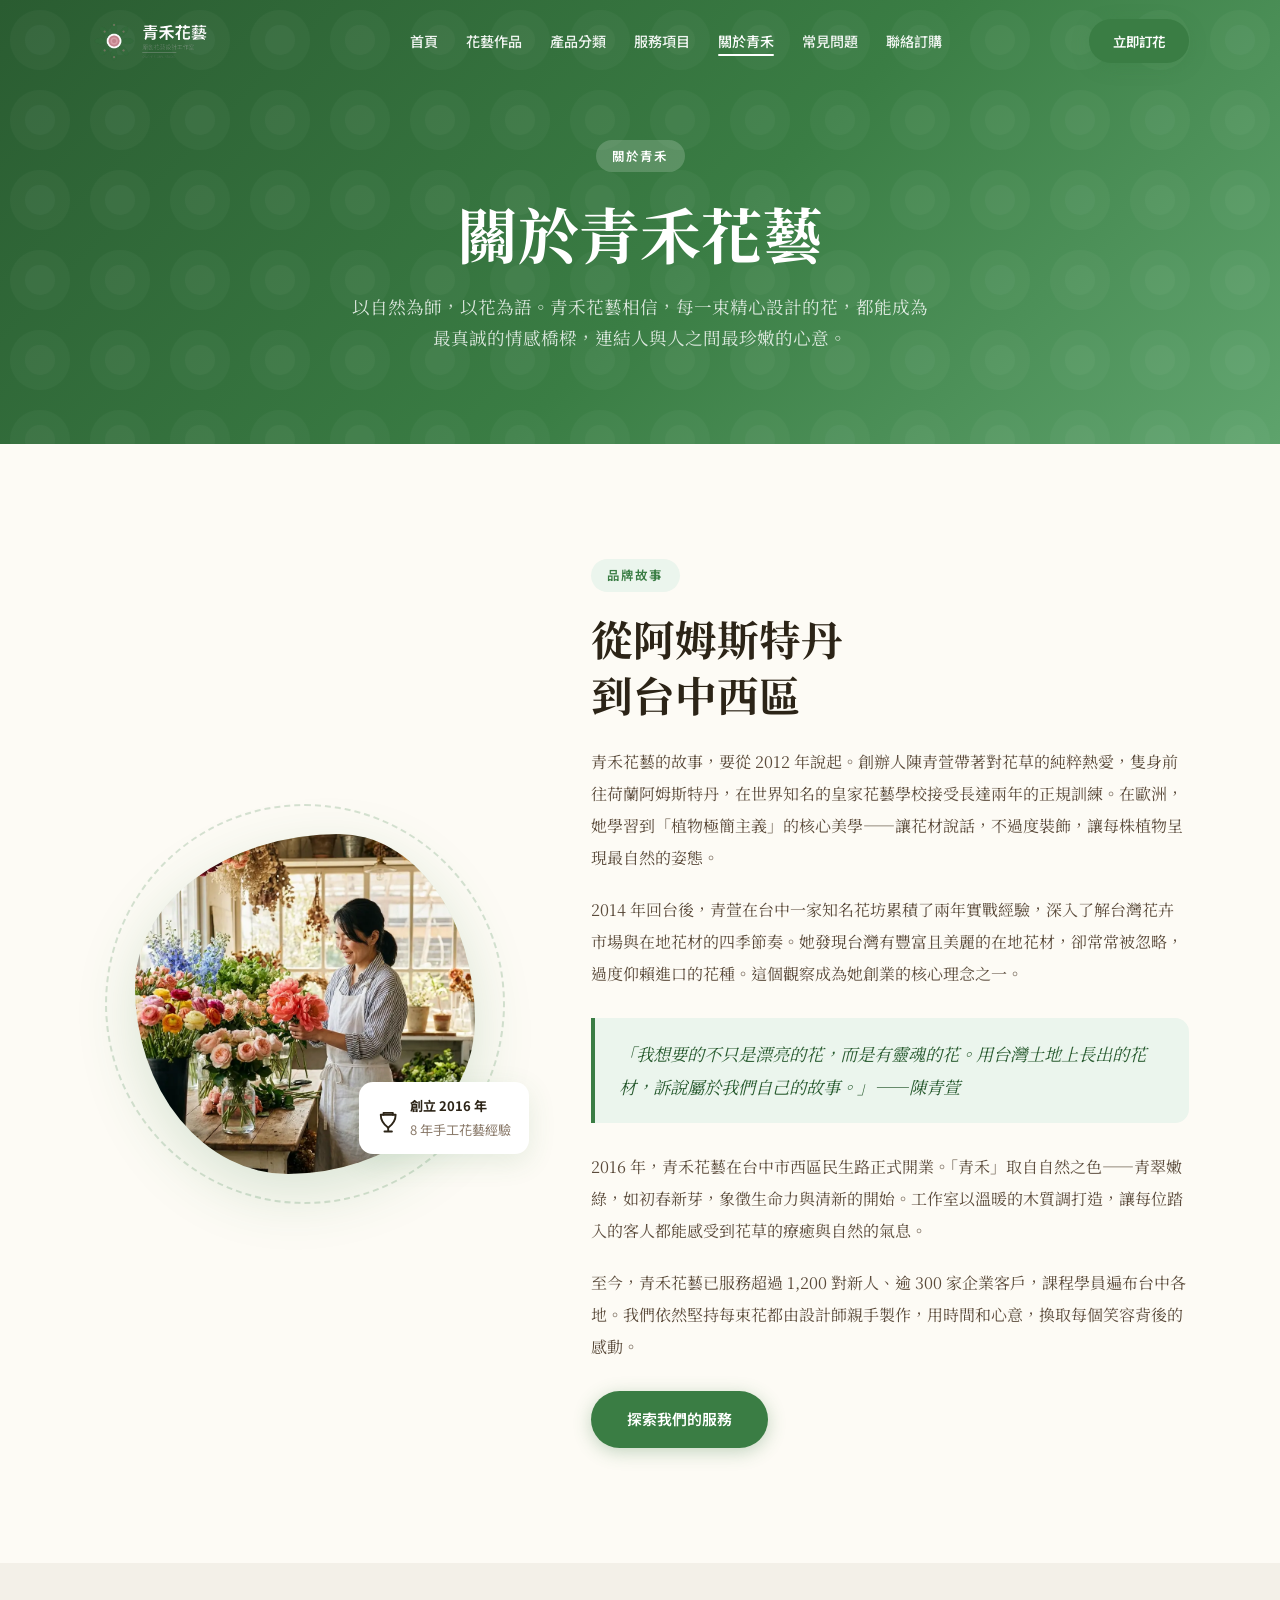
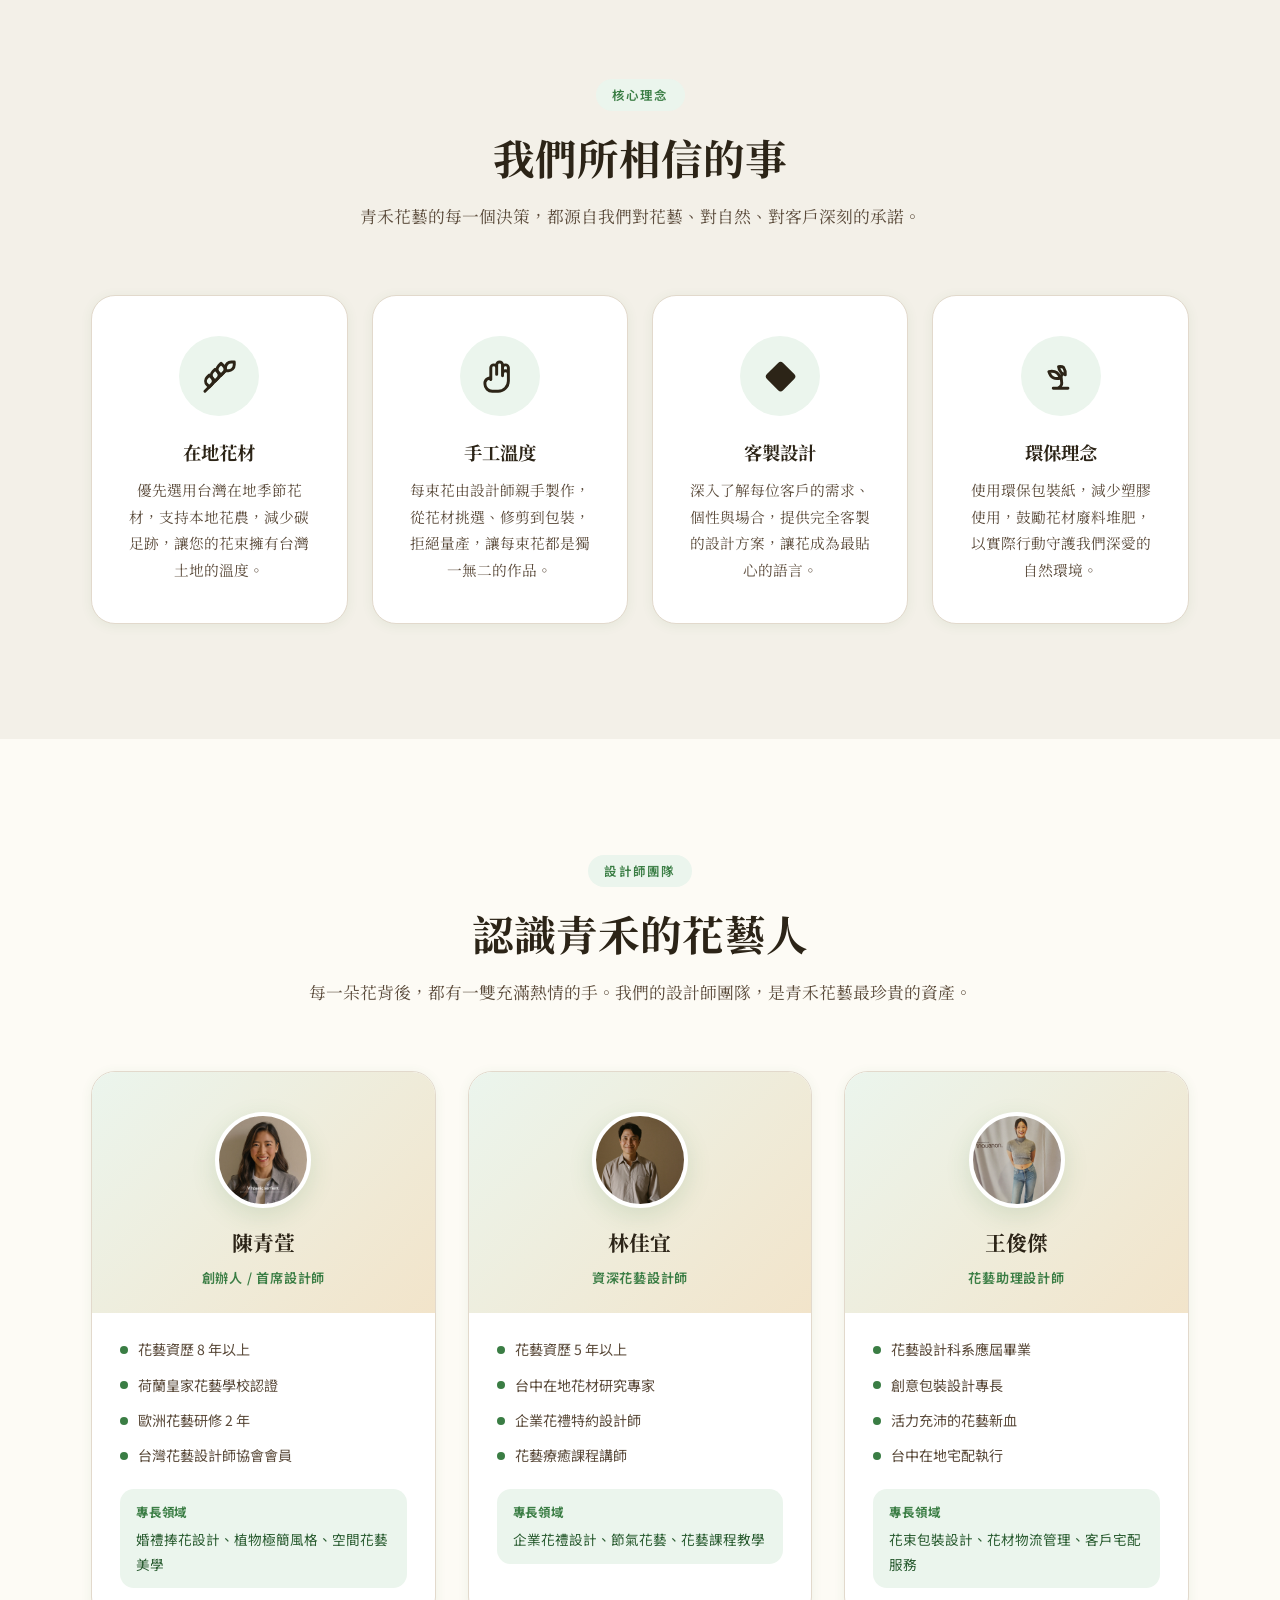
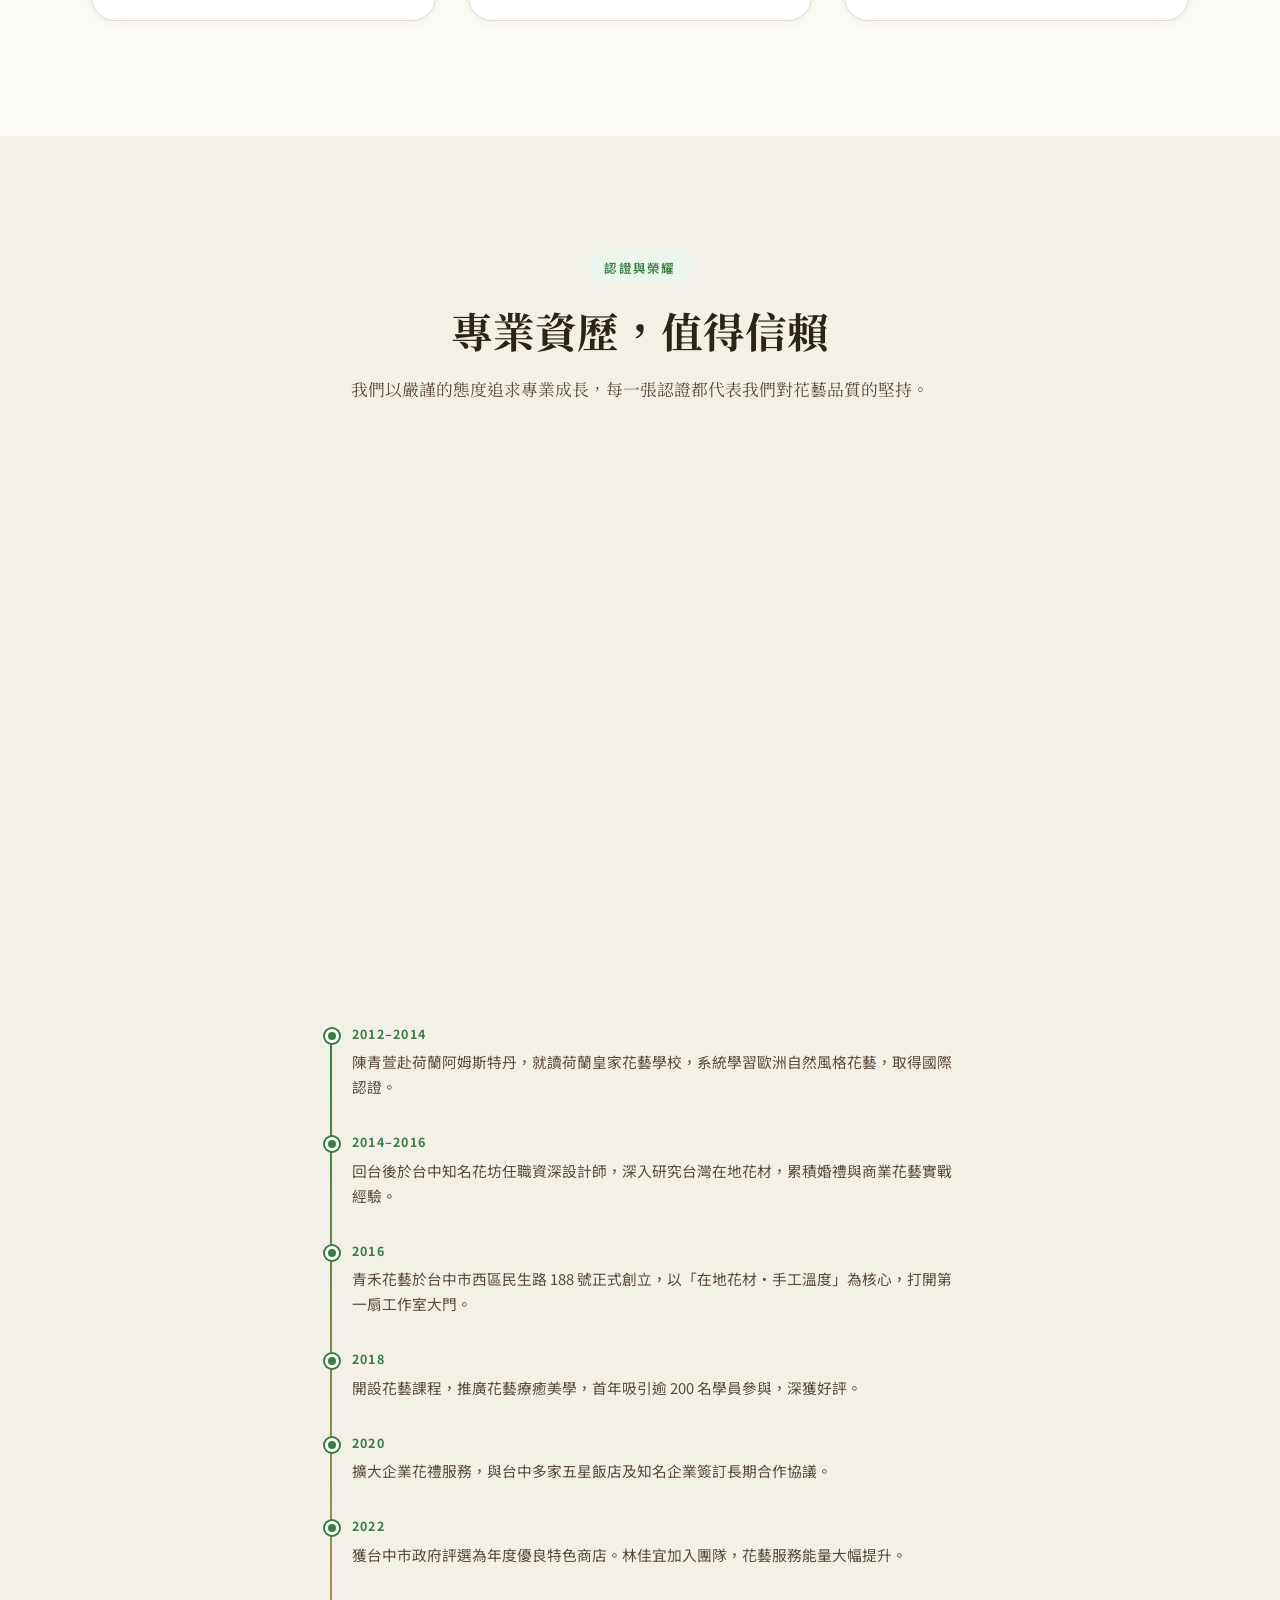
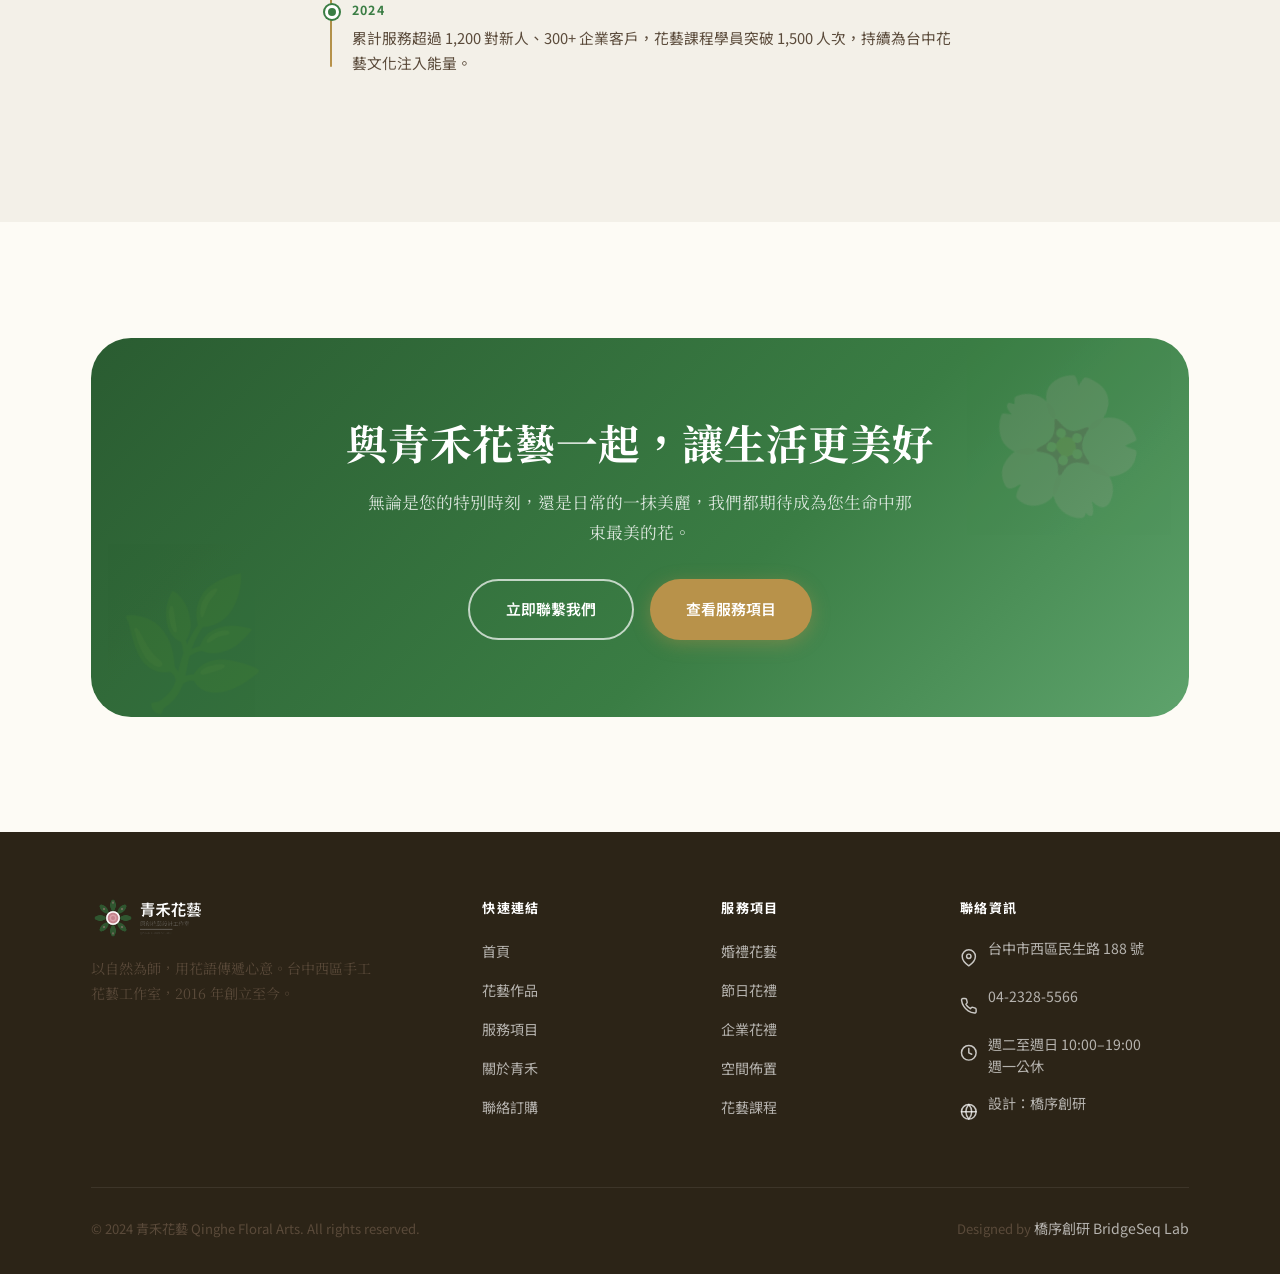
<file: about.html>
<!DOCTYPE html>
<html lang="zh-TW">
<head>
<meta charset="UTF-8">
<meta name="viewport" content="width=device-width, initial-scale=1.0">
<title>關於青禾花藝 — 陳青萱創辦人・台中西區手工花藝工作室</title>
<meta name="description" content="青禾花藝由陳青萱於 2016 年創立，歐洲花藝訓練背景，以「植物極簡主義」為核心理念，用台灣在地花材手工打造每束獨特花藝。了解我們的品牌故事、設計師團隊與創作理念。">
<meta name="keywords" content="青禾花藝品牌故事,陳青萱花藝師,台中花藝工作室,手工花藝,植物極簡,台中花藝課程">
<meta property="og:title" content="關於青禾花藝 — 品牌故事與創作理念">
<meta property="og:description" content="青禾花藝 2016 年創立，歐洲花藝訓練背景，以在地花材打造自然療癒美學。">
<meta property="og:type" content="website">
<meta property="og:url" content="https://izzo24.github.io/qinghe-florist/about.html">
<link rel="canonical" href="https://izzo24.github.io/qinghe-florist/about.html">
<link rel="preconnect" href="https://fonts.googleapis.com">
<link rel="preconnect" href="https://fonts.gstatic.com" crossorigin>
<link href="https://fonts.googleapis.com/css2?family=Noto+Serif+TC:wght@400;700&family=Noto+Sans+TC:wght@400;500;600;700&display=swap" rel="stylesheet">
<link rel="stylesheet" href="css/style.css">
<script type="application/ld+json">
{
  "@context": "https://schema.org",
  "@type": "LocalBusiness",
  "name": "青禾花藝",
  "alternateName": "Qinghe Floral Arts",
  "description": "台中西區手工花藝工作室，專注婚禮花藝、節日花禮、企業花禮與花藝課程。",
  "url": "https://izzo24.github.io/qinghe-florist/",
  "telephone": "04-2328-5566",
  "foundingDate": "2016",
  "founder": {
    "@type": "Person",
    "name": "陳青萱",
    "jobTitle": "創辦人 / 首席設計師"
  },
  "address": {
    "@type": "PostalAddress",
    "streetAddress": "民生路 188 號",
    "addressLocality": "台中市西區",
    "addressCountry": "TW"
  },
  "openingHours": "Tu-Su 10:00-19:00",
  "image": "https://izzo24.github.io/qinghe-florist/og-image.jpg"
}
</script>
<style>
/* —— About page styles —— */

/* Brand Story */
.story-section {
  background: var(--cream);
}
.story-layout {
  display: grid;
  grid-template-columns: 1fr 1.4fr;
  gap: 72px;
  align-items: center;
}
.story-visual {
  display: flex;
  align-items: center;
  justify-content: center;
  position: relative;
}
.story-blob {
  width: 340px;
  height: 340px;
  background: linear-gradient(135deg, var(--primary-pale) 0%, #d4eeda 50%, var(--gold-light) 100%);
  border-radius: 60% 40% 55% 45% / 45% 55% 45% 55%;
  display: flex;
  align-items: center;
  justify-content: center;
  font-size: 7rem;
  animation: morphBlob 8s ease-in-out infinite;
  position: relative;
  z-index: 1;
  box-shadow: 0 20px 60px rgba(58, 125, 68, 0.18);
}
@keyframes morphBlob {
  0%, 100% { border-radius: 60% 40% 55% 45% / 45% 55% 45% 55%; }
  25% { border-radius: 45% 55% 40% 60% / 55% 45% 55% 45%; }
  50% { border-radius: 55% 45% 60% 40% / 40% 60% 40% 60%; }
  75% { border-radius: 40% 60% 45% 55% / 60% 40% 60% 40%; }
}
.story-deco-ring {
  position: absolute;
  width: 400px;
  height: 400px;
  border-radius: 50%;
  border: 2px dashed rgba(58,125,68,0.2);
  animation: rotateSlow 20s linear infinite;
}
@keyframes rotateSlow {
  from { transform: rotate(0deg); }
  to { transform: rotate(360deg); }
}
.story-badge {
  position: absolute;
  bottom: 20px;
  right: -10px;
  background: white;
  border-radius: var(--radius);
  padding: 12px 18px;
  box-shadow: var(--shadow-md);
  display: flex;
  align-items: center;
  gap: 10px;
  z-index: 2;
}
.story-badge-icon { font-size: 1.4rem; }
.story-badge-text { font-size: 0.82rem; font-family: 'Noto Sans TC', sans-serif; }
.story-badge-label { font-weight: 700; color: var(--text); display: block; }
.story-badge-sub { color: var(--text-light); }

.story-text h2 { margin-bottom: 24px; }
.story-text p {
  margin-bottom: 20px;
  font-size: 1rem;
  line-height: 2;
  color: var(--text-mid);
}
.story-highlight {
  background: var(--primary-pale);
  border-left: 4px solid var(--primary);
  border-radius: 0 var(--radius) var(--radius) 0;
  padding: 20px 24px;
  margin: 28px 0;
  font-style: italic;
  font-size: 1.08rem;
  color: var(--primary-dark);
  font-family: 'Noto Serif TC', serif;
  line-height: 1.9;
}

/* Values */
.values-section { background: var(--bg-alt); }
.value-card {
  background: white;
  border-radius: var(--radius-lg);
  padding: 40px 32px;
  box-shadow: var(--shadow-sm);
  border: 1px solid var(--border);
  text-align: center;
  transition: var(--transition);
}
.value-card:hover {
  transform: translateY(-8px);
  box-shadow: var(--shadow-lg);
}
.value-icon {
  width: 80px; height: 80px;
  border-radius: 50%;
  background: var(--primary-pale);
  display: flex; align-items: center; justify-content: center;
  font-size: 2.2rem;
  margin: 0 auto 24px;
  transition: var(--transition);
}
.value-card:hover .value-icon { background: var(--primary); transform: scale(1.1) rotate(-8deg); }
.value-card h3 { margin-bottom: 12px; font-size: 1.15rem; }
.value-card p { font-size: 0.92rem; line-height: 1.8; }

/* Team */
.team-section { background: var(--cream); }
.team-grid {
  display: grid;
  grid-template-columns: repeat(auto-fit, minmax(280px, 1fr));
  gap: 32px;
}
.team-card {
  background: white;
  border-radius: var(--radius-lg);
  overflow: hidden;
  box-shadow: var(--shadow-sm);
  border: 1px solid var(--border);
  transition: var(--transition);
}
.team-card:hover { transform: translateY(-8px); box-shadow: var(--shadow-lg); }
.team-card-header {
  padding: 40px 32px 24px;
  text-align: center;
  background: linear-gradient(135deg, var(--primary-pale) 0%, var(--gold-light) 100%);
  position: relative;
}
.team-avatar {
  width: 96px; height: 96px;
  border-radius: 50%;
  background: white;
  display: flex; align-items: center; justify-content: center;
  font-size: 3rem;
  margin: 0 auto 16px;
  box-shadow: 0 8px 24px rgba(58,125,68,0.15);
  border: 4px solid white;
}
.team-name {
  font-size: 1.3rem;
  font-weight: 700;
  color: var(--text);
  margin-bottom: 4px;
  font-family: 'Noto Serif TC', serif;
}
.team-title {
  font-size: 0.82rem;
  color: var(--primary);
  font-weight: 600;
  letter-spacing: 0.06em;
  font-family: 'Noto Sans TC', sans-serif;
}
.team-card-body { padding: 24px 28px 32px; }
.team-stat-list {
  display: flex;
  flex-direction: column;
  gap: 10px;
  margin-bottom: 20px;
}
.team-stat {
  display: flex;
  align-items: center;
  gap: 10px;
  font-size: 0.88rem;
  color: var(--text-mid);
  font-family: 'Noto Sans TC', sans-serif;
}
.team-stat-dot {
  width: 8px; height: 8px;
  border-radius: 50%;
  background: var(--primary);
  flex-shrink: 0;
}
.team-specialty {
  background: var(--primary-pale);
  border-radius: var(--radius);
  padding: 12px 16px;
  font-size: 0.85rem;
  color: var(--primary-dark);
  font-family: 'Noto Sans TC', sans-serif;
}
.team-specialty strong { display: block; margin-bottom: 4px; color: var(--primary); font-size: 0.78rem; letter-spacing: 0.06em; }

/* Certifications */
.cert-section { background: var(--bg-alt); }
.cert-grid {
  display: grid;
  grid-template-columns: repeat(auto-fit, minmax(260px, 1fr));
  gap: 24px;
}
.cert-card {
  background: white;
  border-radius: var(--radius);
  padding: 28px 24px;
  display: flex;
  gap: 18px;
  align-items: flex-start;
  box-shadow: var(--shadow-sm);
  border: 1px solid var(--border);
  transition: var(--transition);
}
.cert-card:hover { transform: translateY(-4px); box-shadow: var(--shadow-md); border-color: var(--primary); }
.cert-icon {
  width: 54px; height: 54px;
  border-radius: var(--radius);
  background: var(--gold-light);
  display: flex; align-items: center; justify-content: center;
  font-size: 1.6rem;
  flex-shrink: 0;
}
.cert-title { font-weight: 700; font-size: 0.95rem; color: var(--text); margin-bottom: 6px; }
.cert-desc { font-size: 0.84rem; color: var(--text-light); font-family: 'Noto Sans TC', sans-serif; line-height: 1.6; }

/* Timeline */
.timeline { position: relative; padding-left: 32px; }
.timeline::before {
  content: '';
  position: absolute;
  left: 10px; top: 8px; bottom: 8px;
  width: 2px;
  background: linear-gradient(to bottom, var(--primary), var(--gold));
  border-radius: 2px;
}
.timeline-item {
  position: relative;
  margin-bottom: 32px;
}
.timeline-dot {
  position: absolute;
  left: -27px; top: 6px;
  width: 14px; height: 14px;
  border-radius: 50%;
  background: var(--primary);
  border: 3px solid white;
  box-shadow: 0 0 0 2px var(--primary);
}
.timeline-year {
  font-size: 0.78rem;
  font-weight: 700;
  color: var(--primary);
  letter-spacing: 0.1em;
  font-family: 'Noto Sans TC', sans-serif;
  margin-bottom: 4px;
}
.timeline-text {
  font-size: 0.92rem;
  color: var(--text-mid);
  font-family: 'Noto Sans TC', sans-serif;
  line-height: 1.7;
}

@media (max-width: 900px) {
  .story-layout { grid-template-columns: 1fr; gap: 48px; }
  .story-visual { margin-bottom: 0; }
  .story-blob { width: 260px; height: 260px; font-size: 5.5rem; }
  .story-deco-ring { width: 310px; height: 310px; }
}

  .site-nav .logo-white { display:block; }
  .site-nav .logo-color { display:none; }
  .site-nav.scrolled .logo-white { display:none; }
  .site-nav.scrolled .logo-color { display:block; }

  /* nav-link 顏色:頂部(深色 hero 上)用白色,滾動後(奶白底)用深色 */
  .site-nav .nav-link { color: rgba(255,255,255,0.92); }
  .site-nav .nav-link:hover,
  .site-nav .nav-link.active { color: #fff; }
  .site-nav .nav-link::after { background: #fff; }
  .site-nav.scrolled .nav-link { color: var(--text-mid); }
  .site-nav.scrolled .nav-link:hover,
  .site-nav.scrolled .nav-link.active { color: var(--primary); }
  .site-nav.scrolled .nav-link::after { background: var(--primary); }
</style>
</head>
<body>

<!-- Page Loader -->
<div class="page-loader">
  <div class="loader-flower"><svg xmlns="http://www.w3.org/2000/svg" viewBox="0 0 24 24" width="1em" height="1em" fill="currentColor" style="display:inline-block;vertical-align:middle"><circle cx="12" cy="12" r="3" fill="currentColor"/><path d="M12 2a3 3 0 0 0-3 3 3 3 0 0 0 3-3zM12 19a3 3 0 0 0 3 3 3 3 0 0 0-3-3zM2 12a3 3 0 0 0 3 3 3 3 0 0 0-3-3zM19 12a3 3 0 0 0 3-3 3 3 0 0 0-3 3z"/><circle cx="6.5" cy="6.5" r="2.5"/><circle cx="17.5" cy="17.5" r="2.5"/><circle cx="6.5" cy="17.5" r="2.5"/><circle cx="17.5" cy="6.5" r="2.5"/></svg></div>
  <div class="loader-text">載入中</div>
</div>

<!-- Navigation -->
<nav class="site-nav">
  <div class="container">
    <div class="nav-inner">
      <a href="index.html" class="nav-logo">
        <img src="logos/qinghe-florist-logo-white.png" alt="青禾花藝" class="logo-white" style="height:46px;width:auto;">
          <img src="logos/qinghe-florist-logo.png" alt="青禾花藝" class="logo-color" style="height:46px;width:auto">
      </a>
      <ul class="nav-links">
        <li><a href="index.html" class="nav-link">首頁</a></li>
        <li><a href="products.html" class="nav-link">花藝作品</a></li><li><a href="category.html" class="nav-link">產品分類</a></li>
        <li><a href="services.html" class="nav-link">服務項目</a></li>
        <li><a href="about.html" class="nav-link active">關於青禾</a></li>
        <li><a href="faq.html" class="nav-link">常見問題</a></li><li><a href="contact.html" class="nav-link">聯絡訂購</a></li>
      </ul>
      <a href="contact.html" class="btn btn-primary nav-cta">立即訂花</a>
      <button class="nav-hamburger" aria-label="開啟選單"><span></span><span></span><span></span></button>
    </div>
  </div>
</nav>

<!-- Mobile Nav -->
<nav class="nav-mobile">
  <button class="nav-mobile-close">✕</button>
  <a href="index.html" class="nav-link">首頁</a>
  <a href="products.html" class="nav-link">花藝作品</a>
  <a href="category.html" class="nav-link">產品分類</a>
  <a href="services.html" class="nav-link">服務項目</a>
  <a href="about.html" class="nav-link active">關於青禾</a>
  <a href="contact.html" class="nav-link">聯絡訂購</a>
  <a href="contact.html" class="btn btn-primary">立即訂花</a>
</nav>

<!-- Page Hero -->
<section class="page-hero">
  <div class="container">
    <div class="page-hero-content reveal">
      <div class="eyebrow">關於青禾</div>
      <h1>關於青禾花藝</h1>
      <p>以自然為師，以花為語。青禾花藝相信，每一束精心設計的花，都能成為最真誠的情感橋樑，連結人與人之間最珍嫩的心意。</p>
    </div>
  </div>
</section>

<!-- Brand Story -->
<section class="story-section">
  <div class="container">
    <div class="story-layout">
      <div class="story-visual reveal">
        <div class="story-deco-ring"></div>
        <div class="story-blob"><img src="images/about.webp" alt="" style="width:100%;height:100%;object-fit:cover;border-radius:inherit;display:block;"></div>
        <div class="story-badge">
          <div class="story-badge-icon"><svg xmlns="http://www.w3.org/2000/svg" viewBox="0 0 24 24" width="1em" height="1em" fill="none" stroke="currentColor" stroke-width="2" stroke-linecap="round" stroke-linejoin="round" style="display:inline-block;vertical-align:middle"><path d="M7 4V2h10v2"/><path d="M4 4h16C20 10 16 15 12 18 8 15 4 10 4 4z"/><path d="M12 18v4M8 22h8"/></svg></div>
          <div class="story-badge-text">
            <span class="story-badge-label">創立 2016 年</span>
            <span class="story-badge-sub">8 年手工花藝經驗</span>
          </div>
        </div>
      </div>
      <div class="story-text reveal reveal-delay-1">
        <div class="eyebrow">品牌故事</div>
        <h2>從阿姆斯特丹<br>到台中西區</h2>
        <p>青禾花藝的故事，要從 2012 年說起。創辦人陳青萱帶著對花草的純粹熱愛，隻身前往荷蘭阿姆斯特丹，在世界知名的皇家花藝學校接受長達兩年的正規訓練。在歐洲，她學習到「植物極簡主義」的核心美學——讓花材說話，不過度裝飾，讓每株植物呈現最自然的姿態。</p>
        <p>2014 年回台後，青萱在台中一家知名花坊累積了兩年實戰經驗，深入了解台灣花卉市場與在地花材的四季節奏。她發現台灣有豐富且美麗的在地花材，卻常常被忽略，過度仰賴進口的花種。這個觀察成為她創業的核心理念之一。</p>
        <div class="story-highlight">「我想要的不只是漂亮的花，而是有靈魂的花。用台灣土地上長出的花材，訴說屬於我們自己的故事。」——陳青萱</div>
        <p>2016 年，青禾花藝在台中市西區民生路正式開業。「青禾」取自自然之色——青翠嫩綠，如初春新芽，象徵生命力與清新的開始。工作室以溫暖的木質調打造，讓每位踏入的客人都能感受到花草的療癒與自然的氣息。</p>
        <p>至今，青禾花藝已服務超過 1,200 對新人、逾 300 家企業客戶，課程學員遍布台中各地。我們依然堅持每束花都由設計師親手製作，用時間和心意，換取每個笑容背後的感動。</p>
        <div style="margin-top:28px;">
          <a href="services.html" class="btn btn-primary">探索我們的服務</a>
        </div>
      </div>
    </div>
  </div>
</section>

<!-- Values -->
<section class="values-section">
  <div class="container">
    <div class="section-heading reveal">
      <div class="eyebrow">核心理念</div>
      <h2>我們所相信的事</h2>
      <p>青禾花藝的每一個決策，都源自我們對花藝、對自然、對客戶深刻的承諾。</p>
    </div>
    <div class="grid-4">
      <div class="value-card reveal">
        <div class="value-icon"><svg xmlns="http://www.w3.org/2000/svg" viewBox="0 0 24 24" width="1em" height="1em" fill="none" stroke="currentColor" stroke-width="2" stroke-linecap="round" stroke-linejoin="round" style="display:inline-block;vertical-align:middle"><path d="M2 22 16 8"/><path d="M3.47 12.53 5 11l1.53 1.53a3.5 3.5 0 0 1 0 4.94L5 19l-1.53-1.53a3.5 3.5 0 0 1 0-4.94z"/><path d="M7.47 8.53 9 7l1.53 1.53a3.5 3.5 0 0 1 0 4.94L9 15l-1.53-1.53a3.5 3.5 0 0 1 0-4.94z"/><path d="M11.47 4.53 13 3l1.53 1.53a3.5 3.5 0 0 1 0 4.94L13 11l-1.53-1.53a3.5 3.5 0 0 1 0-4.94z"/><path d="M20 2h2v2a4 4 0 0 1-4 4h-2V6a4 4 0 0 1 4-4z"/></svg></div>
        <h3>在地花材</h3>
        <p>優先選用台灣在地季節花材，支持本地花農，減少碳足跡，讓您的花束擁有台灣土地的溫度。</p>
      </div>
      <div class="value-card reveal reveal-delay-1">
        <div class="value-icon"><svg xmlns="http://www.w3.org/2000/svg" viewBox="0 0 24 24" width="1em" height="1em" fill="none" stroke="currentColor" stroke-width="2" stroke-linecap="round" stroke-linejoin="round" style="display:inline-block;vertical-align:middle"><path d="M18 11V6a2 2 0 0 0-4 0v0M14 10V4a2 2 0 0 0-4 0v2M10 10.5V6a2 2 0 0 0-4 0v8M6 14l-.867-1.069A4 4 0 0 0 2 15.803V17a5 5 0 0 0 5 5h4a7 7 0 0 0 7-7v-5a2 2 0 0 0-4 0v1.5"/></svg></div>
        <h3>手工溫度</h3>
        <p>每束花由設計師親手製作，從花材挑選、修剪到包裝，拒絕量產，讓每束花都是獨一無二的作品。</p>
      </div>
      <div class="value-card reveal reveal-delay-2">
        <div class="value-icon"><svg xmlns="http://www.w3.org/2000/svg" viewBox="0 0 24 24" width="1em" height="1em" fill="currentColor" style="display:inline-block;vertical-align:middle"><path d="M2.7 10.3a2.41 2.41 0 0 0 0 3.41l7.59 7.59a2.41 2.41 0 0 0 3.41 0l7.59-7.59a2.41 2.41 0 0 0 0-3.41L13.7 2.71a2.41 2.41 0 0 0-3.41 0z"/></svg></div>
        <h3>客製設計</h3>
        <p>深入了解每位客戶的需求、個性與場合，提供完全客製的設計方案，讓花成為最貼心的語言。</p>
      </div>
      <div class="value-card reveal reveal-delay-3">
        <div class="value-icon"><svg xmlns="http://www.w3.org/2000/svg" viewBox="0 0 24 24" width="1em" height="1em" fill="none" stroke="currentColor" stroke-width="2" stroke-linecap="round" stroke-linejoin="round" style="display:inline-block;vertical-align:middle"><path d="M7 20h10M10 20c5.5-2.5.8-6.4 3-10"/><path d="M9.5 9.4c1.1.8 1.8 2.2 2.3 3.7-2 .4-3.5.4-4.8-.3-1.2-.6-2.3-1.9-3-4.2 2.8-.5 4.4 0 5.5.8z"/><path d="M14.1 6a7 7 0 0 1 1.1 4.8 7 7 0 0 1-2.8-1.6 7 7 0 0 1-1.8-4c2-.4 3.5.4 3.5.8z"/></svg></div>
        <h3>環保理念</h3>
        <p>使用環保包裝紙，減少塑膠使用，鼓勵花材廢料堆肥，以實際行動守護我們深愛的自然環境。</p>
      </div>
    </div>
  </div>
</section>

<!-- Team -->
<section class="team-section">
  <div class="container">
    <div class="section-heading reveal">
      <div class="eyebrow">設計師團隊</div>
      <h2>認識青禾的花藝人</h2>
      <p>每一朵花背後，都有一雙充滿熱情的手。我們的設計師團隊，是青禾花藝最珍貴的資產。</p>
    </div>
    <div class="team-grid">
      <div class="team-card reveal">
        <div class="team-card-header">
          <div class="team-avatar"><img src="images/avatar-1.webp" alt="" style="width:100%;height:100%;object-fit:cover;border-radius:50%" loading="lazy"></div>
          <div class="team-name">陳青萱</div>
          <div class="team-title">創辦人 / 首席設計師</div>
        </div>
        <div class="team-card-body">
          <div class="team-stat-list">
            <div class="team-stat"><div class="team-stat-dot"></div><span>花藝資歷 8 年以上</span></div>
            <div class="team-stat"><div class="team-stat-dot"></div><span>荷蘭皇家花藝學校認證</span></div>
            <div class="team-stat"><div class="team-stat-dot"></div><span>歐洲花藝研修 2 年</span></div>
            <div class="team-stat"><div class="team-stat-dot"></div><span>台灣花藝設計師協會會員</span></div>
          </div>
          <div class="team-specialty">
            <strong>專長領域</strong>
            婚禮捧花設計、植物極簡風格、空間花藝美學
          </div>
        </div>
      </div>
      <div class="team-card reveal reveal-delay-1">
        <div class="team-card-header">
          <div class="team-avatar"><img src="images/avatar-2.webp" alt="" style="width:100%;height:100%;object-fit:cover;border-radius:50%" loading="lazy"></div>
          <div class="team-name">林佳宜</div>
          <div class="team-title">資深花藝設計師</div>
        </div>
        <div class="team-card-body">
          <div class="team-stat-list">
            <div class="team-stat"><div class="team-stat-dot"></div><span>花藝資歷 5 年以上</span></div>
            <div class="team-stat"><div class="team-stat-dot"></div><span>台中在地花材研究專家</span></div>
            <div class="team-stat"><div class="team-stat-dot"></div><span>企業花禮特約設計師</span></div>
            <div class="team-stat"><div class="team-stat-dot"></div><span>花藝療癒課程講師</span></div>
          </div>
          <div class="team-specialty">
            <strong>專長領域</strong>
            企業花禮設計、節氣花藝、花藝課程教學
          </div>
        </div>
      </div>
      <div class="team-card reveal reveal-delay-2">
        <div class="team-card-header">
          <div class="team-avatar"><img src="images/avatar-3.webp" alt="" style="width:100%;height:100%;object-fit:cover;border-radius:50%" loading="lazy"></div>
          <div class="team-name">王俊傑</div>
          <div class="team-title">花藝助理設計師</div>
        </div>
        <div class="team-card-body">
          <div class="team-stat-list">
            <div class="team-stat"><div class="team-stat-dot"></div><span>花藝設計科系應屆畢業</span></div>
            <div class="team-stat"><div class="team-stat-dot"></div><span>創意包裝設計專長</span></div>
            <div class="team-stat"><div class="team-stat-dot"></div><span>活力充沛的花藝新血</span></div>
            <div class="team-stat"><div class="team-stat-dot"></div><span>台中在地宅配執行</span></div>
          </div>
          <div class="team-specialty">
            <strong>專長領域</strong>
            花束包裝設計、花材物流管理、客戶宅配服務
          </div>
        </div>
      </div>
    </div>
  </div>
</section>

<!-- Certifications & Timeline -->
<section class="cert-section">
  <div class="container">
    <div class="section-heading reveal">
      <div class="eyebrow">認證與榮耀</div>
      <h2>專業資歷，值得信賴</h2>
      <p>我們以嚴謹的態度追求專業成長，每一張認證都代表我們對花藝品質的堅持。</p>
    </div>

    <div class="cert-grid" style="margin-bottom: 72px;">
      <div class="cert-card reveal">
        <div class="cert-icon"><svg xmlns="http://www.w3.org/2000/svg" viewBox="0 0 24 24" width="1em" height="1em" fill="none" stroke="currentColor" stroke-width="2" stroke-linecap="round" stroke-linejoin="round" style="display:inline-block;vertical-align:middle"><circle cx="12" cy="8" r="6"/><path d="M15.477 12.89 17 22l-5-3-5 3 1.523-9.11"/></svg></div>
        <div>
          <div class="cert-title">台灣花藝設計師協會會員</div>
          <div class="cert-desc">正式認證會員，定期參與國內外花藝研習與設計競賽，持續精進專業技能。</div>
        </div>
      </div>
      <div class="cert-card reveal reveal-delay-1">
        <div class="cert-icon"><svg xmlns="http://www.w3.org/2000/svg" viewBox="0 0 24 24" width="1em" height="1em" fill="currentColor" style="display:inline-block;vertical-align:middle"><circle cx="12" cy="12" r="3" fill="currentColor"/><path d="M12 2a3 3 0 0 0-3 3 3 3 0 0 0 3-3zM12 19a3 3 0 0 0 3 3 3 3 0 0 0-3-3zM2 12a3 3 0 0 0 3 3 3 3 0 0 0-3-3zM19 12a3 3 0 0 0 3-3 3 3 0 0 0-3 3z"/><circle cx="6.5" cy="6.5" r="2.5"/><circle cx="17.5" cy="17.5" r="2.5"/><circle cx="6.5" cy="17.5" r="2.5"/><circle cx="17.5" cy="6.5" r="2.5"/></svg></div>
        <div>
          <div class="cert-title">荷蘭皇家花藝學校認證</div>
          <div class="cert-desc">創辦人陳青萱取得荷蘭皇家花藝學校（KAVB）國際認證，代表歐洲花藝最高教育水準。</div>
        </div>
      </div>
      <div class="cert-card reveal reveal-delay-2">
        <div class="cert-icon"><svg xmlns="http://www.w3.org/2000/svg" viewBox="0 0 24 24" width="1em" height="1em" fill="currentColor" style="display:inline-block;vertical-align:middle"><polygon points="12 2 15.09 8.26 22 9.27 17 14.14 18.18 21.02 12 17.77 5.82 21.02 7 14.14 2 9.27 8.91 8.26 12 2"/></svg></div>
        <div>
          <div class="cert-title">2022 年台中優良商店表揚</div>
          <div class="cert-desc">獲台中市政府評選為年度優良特色商店，肯定我們在在地花藝文化推廣上的貢獻。</div>
        </div>
      </div>
      <div class="cert-card reveal reveal-delay-3">
        <div class="cert-icon"><svg xmlns="http://www.w3.org/2000/svg" viewBox="0 0 24 24" width="1em" height="1em" fill="none" stroke="currentColor" stroke-width="2" stroke-linecap="round" stroke-linejoin="round" style="display:inline-block;vertical-align:middle"><path d="M4 22h16a2 2 0 0 0 2-2V4a2 2 0 0 0-2-2H8a2 2 0 0 0-2 2v16a2 2 0 0 1-2 2zm0 0a2 2 0 0 1-2-2v-9c0-1.1.9-2 2-2h2"/><path d="M18 14h-8M15 18h-5M10 6h8v4h-8V6z"/></svg></div>
        <div>
          <div class="cert-title">媒體報導</div>
          <div class="cert-desc">曾獲《Shopping Design》、《La Vie》、台中在地媒體等多家媒體專題報導，肯定品牌美學。</div>
        </div>
      </div>
    </div>

    <!-- Timeline -->
    <div style="max-width: 640px; margin: 0 auto;">
      <div class="section-heading reveal" style="margin-bottom: 40px; text-align: left; max-width: none;">
        <div class="eyebrow">品牌里程</div>
        <h2>青禾的成長故事</h2>
      </div>
      <div class="timeline reveal">
        <div class="timeline-item">
          <div class="timeline-dot"></div>
          <div class="timeline-year">2012–2014</div>
          <div class="timeline-text">陳青萱赴荷蘭阿姆斯特丹，就讀荷蘭皇家花藝學校，系統學習歐洲自然風格花藝，取得國際認證。</div>
        </div>
        <div class="timeline-item">
          <div class="timeline-dot"></div>
          <div class="timeline-year">2014–2016</div>
          <div class="timeline-text">回台後於台中知名花坊任職資深設計師，深入研究台灣在地花材，累積婚禮與商業花藝實戰經驗。</div>
        </div>
        <div class="timeline-item">
          <div class="timeline-dot"></div>
          <div class="timeline-year">2016</div>
          <div class="timeline-text">青禾花藝於台中市西區民生路 188 號正式創立，以「在地花材・手工溫度」為核心，打開第一扇工作室大門。</div>
        </div>
        <div class="timeline-item">
          <div class="timeline-dot"></div>
          <div class="timeline-year">2018</div>
          <div class="timeline-text">開設花藝課程，推廣花藝療癒美學，首年吸引逾 200 名學員參與，深獲好評。</div>
        </div>
        <div class="timeline-item">
          <div class="timeline-dot"></div>
          <div class="timeline-year">2020</div>
          <div class="timeline-text">擴大企業花禮服務，與台中多家五星飯店及知名企業簽訂長期合作協議。</div>
        </div>
        <div class="timeline-item">
          <div class="timeline-dot"></div>
          <div class="timeline-year">2022</div>
          <div class="timeline-text">獲台中市政府評選為年度優良特色商店。林佳宜加入團隊，花藝服務能量大幅提升。</div>
        </div>
        <div class="timeline-item">
          <div class="timeline-dot"></div>
          <div class="timeline-year">2024</div>
          <div class="timeline-text">累計服務超過 1,200 對新人、300+ 企業客戶，花藝課程學員突破 1,500 人次，持續為台中花藝文化注入能量。</div>
        </div>
      </div>
    </div>
  </div>
</section>

<!-- CTA Banner -->
<section style="padding: clamp(72px, 9vw, 130px) 0; background: var(--cream);">
  <div class="container">
    <div class="cta-banner reveal">
      <h2>與青禾花藝一起，讓生活更美好</h2>
      <p>無論是您的特別時刻，還是日常的一抹美麗，我們都期待成為您生命中那束最美的花。</p>
      <div class="cta-actions">
        <a href="contact.html" class="btn btn-outline-white">立即聯繫我們</a>
        <a href="services.html" class="btn btn-primary" style="background:var(--gold);box-shadow:0 4px 18px rgba(184,146,74,0.4);">查看服務項目</a>
      </div>
    </div>
  </div>
</section>

<!-- Footer -->
<footer class="site-footer">
  <div class="container">
    <div class="footer-grid">
      <div class="footer-brand">
        <img src="./logos/qinghe-florist-logo-white.png" alt="青禾花藝" style="height:44px;width:auto;display:block;margin-bottom:16px;">
        <p>以自然為師，用花語傳遞心意。台中西區手工花藝工作室，2016 年創立至今。</p>
      </div>
      <div>
        <div class="footer-heading">快速連結</div>
        <ul class="footer-links">
          <li><a href="index.html" class="footer-link">首頁</a></li>
          <li><a href="products.html" class="footer-link">花藝作品</a></li>
          <li><a href="services.html" class="footer-link">服務項目</a></li>
          <li><a href="about.html" class="footer-link">關於青禾</a></li>
          <li><a href="contact.html" class="footer-link">聯絡訂購</a></li>
        </ul>
      </div>
      <div>
        <div class="footer-heading">服務項目</div>
        <ul class="footer-links">
          <li><a href="services.html" class="footer-link">婚禮花藝</a></li>
          <li><a href="services.html" class="footer-link">節日花禮</a></li>
          <li><a href="services.html" class="footer-link">企業花禮</a></li>
          <li><a href="services.html" class="footer-link">空間佈置</a></li>
          <li><a href="services.html" class="footer-link">花藝課程</a></li>
        </ul>
      </div>
      <div>
        <div class="footer-heading">聯絡資訊</div>
        <div class="footer-contact-item"><div class="footer-contact-icon"><svg xmlns="http://www.w3.org/2000/svg" viewBox="0 0 24 24" width="1em" height="1em" fill="none" stroke="currentColor" stroke-width="2" stroke-linecap="round" stroke-linejoin="round" style="display:inline-block;vertical-align:middle"><path d="M21 10c0 7-9 13-9 13s-9-6-9-13a9 9 0 0 1 18 0z"/><circle cx="12" cy="10" r="3"/></svg></div><div class="footer-contact-text">台中市西區民生路 188 號</div></div>
        <div class="footer-contact-item"><div class="footer-contact-icon"><svg xmlns="http://www.w3.org/2000/svg" viewBox="0 0 24 24" width="1em" height="1em" fill="none" stroke="currentColor" stroke-width="2" stroke-linecap="round" stroke-linejoin="round" style="display:inline-block;vertical-align:middle"><path d="M22 16.92v3a2 2 0 0 1-2.18 2 19.79 19.79 0 0 1-8.63-3.07 19.5 19.5 0 0 1-6-6 19.79 19.79 0 0 1-3.07-8.67A2 2 0 0 1 4 2h3a2 2 0 0 1 2 1.72 12.84 12.84 0 0 0 .7 2.81 2 2 0 0 1-.45 2.11L8.09 9.91a16 16 0 0 0 6 6l1.27-1.27a2 2 0 0 1 2.11-.45 12.84 12.84 0 0 0 2.81.7A2 2 0 0 1 22 16.92z"/></svg></div><div class="footer-contact-text">04-2328-5566</div></div>
        <div class="footer-contact-item"><div class="footer-contact-icon"><svg xmlns="http://www.w3.org/2000/svg" viewBox="0 0 24 24" width="1em" height="1em" fill="none" stroke="currentColor" stroke-width="2" stroke-linecap="round" stroke-linejoin="round" style="display:inline-block;vertical-align:middle"><circle cx="12" cy="12" r="10"/><polyline points="12 6 12 12 16 14"/></svg></div><div class="footer-contact-text">週二至週日 10:00–19:00<br>週一公休</div></div>
        <div class="footer-contact-item"><div class="footer-contact-icon"><svg xmlns="http://www.w3.org/2000/svg" viewBox="0 0 24 24" width="1em" height="1em" fill="none" stroke="currentColor" stroke-width="2" stroke-linecap="round" stroke-linejoin="round" style="display:inline-block;vertical-align:middle"><circle cx="12" cy="12" r="10"/><line x1="2" y1="12" x2="22" y2="12"/><path d="M12 2a15.3 15.3 0 0 1 4 10 15.3 15.3 0 0 1-4 10 15.3 15.3 0 0 1-4-10 15.3 15.3 0 0 1 4-10z"/></svg></div><div class="footer-contact-text"><a href="https://bridgeseqlab.com" class="footer-link" target="_blank" rel="noopener">設計：橋序創研</a></div></div>
      </div>
    </div>
    <div class="footer-bottom">
      <p>© 2024 青禾花藝 Qinghe Floral Arts. All rights reserved.</p>
      <p>Designed by <a href="https://bridgeseqlab.com" class="footer-link" target="_blank" rel="noopener">橋序創研 BridgeSeq Lab</a></p>
    </div>
  </div>
</footer>

<button class="back-to-top" id="back-to-top" aria-label="回到頂部">↑</button>
<script src="js/main.js"></script>
</body>
</html>
</file>
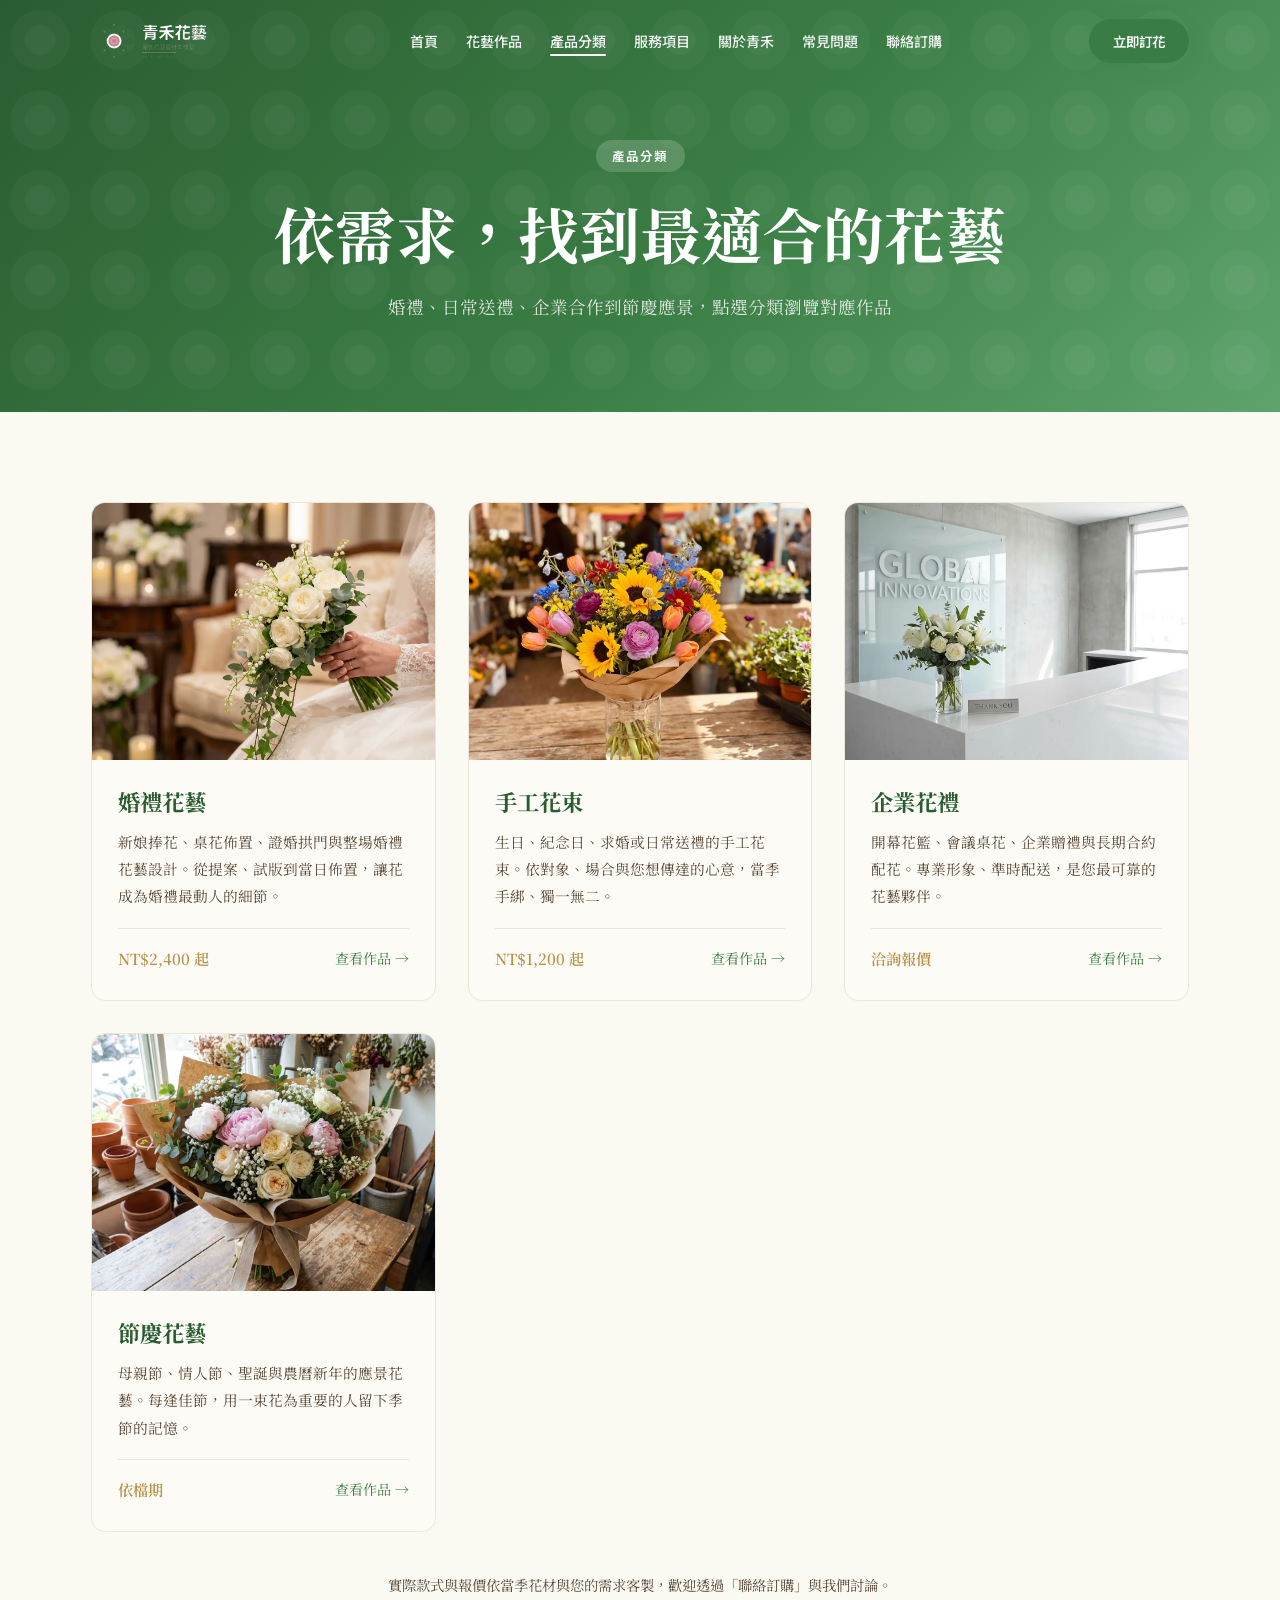
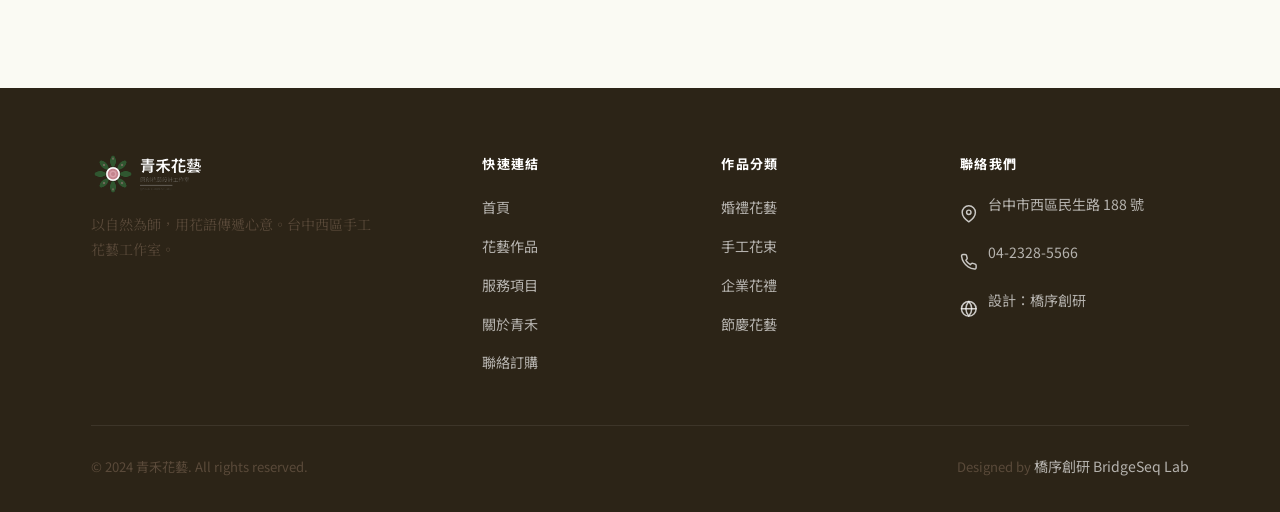
<file: category.html>
<!DOCTYPE html>
<html lang="zh-Hant-TW">
<head>
<meta charset="UTF-8">
<meta name="viewport" content="width=device-width, initial-scale=1.0">
<title>產品分類 — 青禾花藝｜婚禮花藝・手工花束・企業花禮・節慶花藝</title>
<meta name="description" content="青禾花藝作品展示，包含婚禮捧花、手綁花束、節日花禮、企業花藝等完整系列，每件作品均由設計師手工訂製。">
<meta property="og:title" content="花藝作品 — 青禾花藝">
<meta property="og:type" content="website">
<meta property="og:url" content="https://izzo24.github.io/qinghe-florist/products.html">

<link rel="preconnect" href="https://fonts.googleapis.com">
<link href="https://fonts.googleapis.com/css2?family=Noto+Serif+TC:wght@400;700&family=Noto+Sans+TC:wght@400;500;600;700&display=swap" rel="stylesheet">
<link rel="stylesheet" href="css/style.css">
<style>
.flower-card { transition: opacity 0.3s, transform 0.3s, box-shadow 0.35s, transform 0.35s; }
.products-grid { display: grid; grid-template-columns: repeat(auto-fill, minmax(280px, 1fr)); gap: 28px; }
.product-tag {
  display: inline-block;
  font-size: 0.72rem;
  font-weight: 600;
  padding: 3px 10px;
  border-radius: 999px;
  margin-bottom: 10px;
  font-family: 'Noto Sans TC', sans-serif;
}
.tag-wedding { background: var(--rose-pale); color: var(--rose); }
.tag-daily { background: var(--primary-pale); color: var(--primary); }
.tag-corporate { background: var(--gold-light); color: var(--gold); }
.tag-seasonal { background: #EDE7FF; color: #7C3AED; }
.price-tag {
  display: flex;
  justify-content: space-between;
  align-items: center;
  margin-top: 16px;
  padding-top: 16px;
  border-top: 1px solid var(--border);
}

  .site-nav .logo-white { display:block; }
  .site-nav .logo-color { display:none; }
  .site-nav.scrolled .logo-white { display:none; }
  .site-nav.scrolled .logo-color { display:block; }

  /* nav-link 顏色:頂部(深色 hero 上)用白色,滾動後(奶白底)用深色 */
  .site-nav .nav-link { color: rgba(255,255,255,0.92); }
  .site-nav .nav-link:hover,
  .site-nav .nav-link.active { color: #fff; }
  .site-nav .nav-link::after { background: #fff; }
  .site-nav.scrolled .nav-link { color: var(--text-mid); }
  .site-nav.scrolled .nav-link:hover,
  .site-nav.scrolled .nav-link.active { color: var(--primary); }
  .site-nav.scrolled .nav-link::after { background: var(--primary); }
</style>
</head>
<body>
<nav class="site-nav">
  <div class="container">
    <div class="nav-inner">
      <a href="index.html" class="nav-logo">
        <img src="logos/qinghe-florist-logo-white.png" alt="青禾花藝" class="logo-white" style="height:46px;width:auto;">
          <img src="logos/qinghe-florist-logo.png" alt="青禾花藝" class="logo-color" style="height:46px;width:auto">
      </a>
      <ul class="nav-links">
        <li><a href="index.html" class="nav-link">首頁</a></li>
        <li><a href="products.html" class="nav-link">花藝作品</a></li><li><a href="category.html" class="nav-link">產品分類</a></li>
        <li><a href="services.html" class="nav-link">服務項目</a></li>
        <li><a href="about.html" class="nav-link">關於青禾</a></li>
        <li><a href="faq.html" class="nav-link">常見問題</a></li><li><a href="contact.html" class="nav-link">聯絡訂購</a></li>
      </ul>
      <a href="contact.html" class="btn btn-primary nav-cta">立即訂花</a>
      <button class="nav-hamburger" aria-label="開啟選單"><span></span><span></span><span></span></button>
    </div>
  </div>
</nav>
<nav class="nav-mobile">
  <button class="nav-mobile-close">✕</button>
  <a href="index.html" class="nav-link">首頁</a>
  <a href="products.html" class="nav-link">花藝作品</a>
  <a href="category.html" class="nav-link">產品分類</a>
  <a href="services.html" class="nav-link">服務項目</a>
  <a href="about.html" class="nav-link">關於青禾</a>
  <a href="faq.html" class="nav-link">常見問題</a>
  <a href="contact.html" class="nav-link">聯絡訂購</a>
  <a href="contact.html" class="btn btn-primary">立即訂花</a>
</nav>
<header class="page-hero">
  <div class="page-hero-content container">
    <span class="eyebrow">產品分類</span>
    <h1>依需求，找到最適合的花藝</h1>
    <p>婚禮、日常送禮、企業合作到節慶應景，點選分類瀏覽對應作品</p>
  </div>
</header>
<section class="cat-section">
  <div class="container">
    <div class="cat-grid">
      <a href="products.html" class="cat-card reveal">
        <div class="cat-card-img"><img src="images/product-wedding.webp" alt="婚禮花藝" loading="lazy"></div>
        <div class="cat-card-body">
          <h3>婚禮花藝</h3>
          <p>新娘捧花、桌花佈置、證婚拱門與整場婚禮花藝設計。從提案、試版到當日佈置，讓花成為婚禮最動人的細節。</p>
          <div class="cat-card-foot"><span class="cat-price">NT$2,400 起</span><span class="cat-more">查看作品 →</span></div>
        </div>
      </a>
      <a href="products.html" class="cat-card reveal">
        <div class="cat-card-img"><img src="images/product-daily.webp" alt="手工花束" loading="lazy"></div>
        <div class="cat-card-body">
          <h3>手工花束</h3>
          <p>生日、紀念日、求婚或日常送禮的手工花束。依對象、場合與您想傳達的心意，當季手綁、獨一無二。</p>
          <div class="cat-card-foot"><span class="cat-price">NT$1,200 起</span><span class="cat-more">查看作品 →</span></div>
        </div>
      </a>
      <a href="products.html" class="cat-card reveal">
        <div class="cat-card-img"><img src="images/product-corp.webp" alt="企業花禮" loading="lazy"></div>
        <div class="cat-card-body">
          <h3>企業花禮</h3>
          <p>開幕花籃、會議桌花、企業贈禮與長期合約配花。專業形象、準時配送，是您最可靠的花藝夥伴。</p>
          <div class="cat-card-foot"><span class="cat-price">洽詢報價</span><span class="cat-more">查看作品 →</span></div>
        </div>
      </a>
      <a href="products.html" class="cat-card reveal">
        <div class="cat-card-img"><img src="images/hero.webp" alt="節慶花藝" loading="lazy"></div>
        <div class="cat-card-body">
          <h3>節慶花藝</h3>
          <p>母親節、情人節、聖誕與農曆新年的應景花藝。每逢佳節，用一束花為重要的人留下季節的記憶。</p>
          <div class="cat-card-foot"><span class="cat-price">依檔期</span><span class="cat-more">查看作品 →</span></div>
        </div>
      </a>
    </div>
    <div class="cat-note reveal">實際款式與報價依當季花材與您的需求客製，歡迎透過「聯絡訂購」與我們討論。</div>
  </div>
</section>
<footer class="site-footer">
  <div class="container">
    <div class="footer-grid">
      <div class="footer-brand">
        <img src="./logos/qinghe-florist-logo-white.png" alt="青禾花藝" style="height:44px;width:auto;display:block;margin-bottom:16px;">
        <p>以自然為師，用花語傳遞心意。台中西區手工花藝工作室。</p>
      </div>
      <div>
        <div class="footer-heading">快速連結</div>
        <ul class="footer-links">
          <li><a href="index.html" class="footer-link">首頁</a></li>
          <li><a href="products.html" class="footer-link">花藝作品</a></li>
          <li><a href="services.html" class="footer-link">服務項目</a></li>
          <li><a href="about.html" class="footer-link">關於青禾</a></li>
          <li><a href="contact.html" class="footer-link">聯絡訂購</a></li>
        </ul>
      </div>
      <div>
        <div class="footer-heading">作品分類</div>
        <ul class="footer-links">
          <li><a href="products.html" class="footer-link">婚禮花藝</a></li>
          <li><a href="products.html" class="footer-link">手工花束</a></li>
          <li><a href="products.html" class="footer-link">企業花禮</a></li>
          <li><a href="products.html" class="footer-link">節慶花藝</a></li>
        </ul>
      </div>
      <div>
        <div class="footer-heading">聯絡我們</div>
        <div class="footer-contact-item"><div class="footer-contact-icon"><svg xmlns="http://www.w3.org/2000/svg" viewBox="0 0 24 24" width="1em" height="1em" fill="none" stroke="currentColor" stroke-width="2" stroke-linecap="round" stroke-linejoin="round" style="display:inline-block;vertical-align:middle"><path d="M21 10c0 7-9 13-9 13s-9-6-9-13a9 9 0 0 1 18 0z"/><circle cx="12" cy="10" r="3"/></svg></div><div class="footer-contact-text">台中市西區民生路 188 號</div></div>
        <div class="footer-contact-item"><div class="footer-contact-icon"><svg xmlns="http://www.w3.org/2000/svg" viewBox="0 0 24 24" width="1em" height="1em" fill="none" stroke="currentColor" stroke-width="2" stroke-linecap="round" stroke-linejoin="round" style="display:inline-block;vertical-align:middle"><path d="M22 16.92v3a2 2 0 0 1-2.18 2 19.79 19.79 0 0 1-8.63-3.07 19.5 19.5 0 0 1-6-6 19.79 19.79 0 0 1-3.07-8.67A2 2 0 0 1 4 2h3a2 2 0 0 1 2 1.72 12.84 12.84 0 0 0 .7 2.81 2 2 0 0 1-.45 2.11L8.09 9.91a16 16 0 0 0 6 6l1.27-1.27a2 2 0 0 1 2.11-.45 12.84 12.84 0 0 0 2.81.7A2 2 0 0 1 22 16.92z"/></svg></div><div class="footer-contact-text">04-2328-5566</div></div>
        <div class="footer-contact-item"><div class="footer-contact-icon"><svg xmlns="http://www.w3.org/2000/svg" viewBox="0 0 24 24" width="1em" height="1em" fill="none" stroke="currentColor" stroke-width="2" stroke-linecap="round" stroke-linejoin="round" style="display:inline-block;vertical-align:middle"><circle cx="12" cy="12" r="10"/><line x1="2" y1="12" x2="22" y2="12"/><path d="M12 2a15.3 15.3 0 0 1 4 10 15.3 15.3 0 0 1-4 10 15.3 15.3 0 0 1-4-10 15.3 15.3 0 0 1 4-10z"/></svg></div><div class="footer-contact-text"><a href="https://bridgeseqlab.com" class="footer-link" target="_blank" rel="noopener">設計：橋序創研</a></div></div>
      </div>
    </div>
    <div class="footer-bottom">
      <p>© 2024 青禾花藝. All rights reserved.</p>
      <p>Designed by <a href="https://bridgeseqlab.com" class="footer-link" target="_blank" rel="noopener">橋序創研 BridgeSeq Lab</a></p>
    </div>
  </div>
</footer>
<style>
.cat-section{padding:clamp(56px,7vw,96px) 0;background:var(--bg)}
.cat-grid{display:grid;grid-template-columns:repeat(auto-fill,minmax(300px,1fr));gap:32px}
.cat-card{display:flex;flex-direction:column;background:var(--cream);border:1px solid #ece7da;border-radius:14px;overflow:hidden;text-decoration:none;transition:transform .4s,box-shadow .4s}
.cat-card:hover{transform:translateY(-5px);box-shadow:0 18px 40px rgba(42,92,49,.12)}
.cat-card-img{aspect-ratio:4/3;overflow:hidden}
.cat-card-img img{width:100%;height:100%;object-fit:cover;transition:transform .6s}
.cat-card:hover .cat-card-img img{transform:scale(1.06)}
.cat-card-body{padding:26px 26px 28px;display:flex;flex-direction:column;flex:1}
.cat-card-body h3{font-family:"Noto Serif TC",serif;font-size:1.4rem;color:var(--primary-dark);margin-bottom:12px}
.cat-card-body p{font-size:.92rem;color:var(--text-mid,#5a5a52);line-height:1.85;flex:1;margin-bottom:18px}
.cat-card-foot{display:flex;justify-content:space-between;align-items:center;border-top:1px solid #ece7da;padding-top:16px}
.cat-price{color:var(--gold);font-weight:600;font-size:.95rem}
.cat-more{color:var(--primary);font-size:.88rem}
.cat-note{margin-top:40px;text-align:center;color:var(--text-mid,#5a5a52);font-size:.9rem}
</style>
<script src="js/main.js"></script>
</body>
</html>
</file>
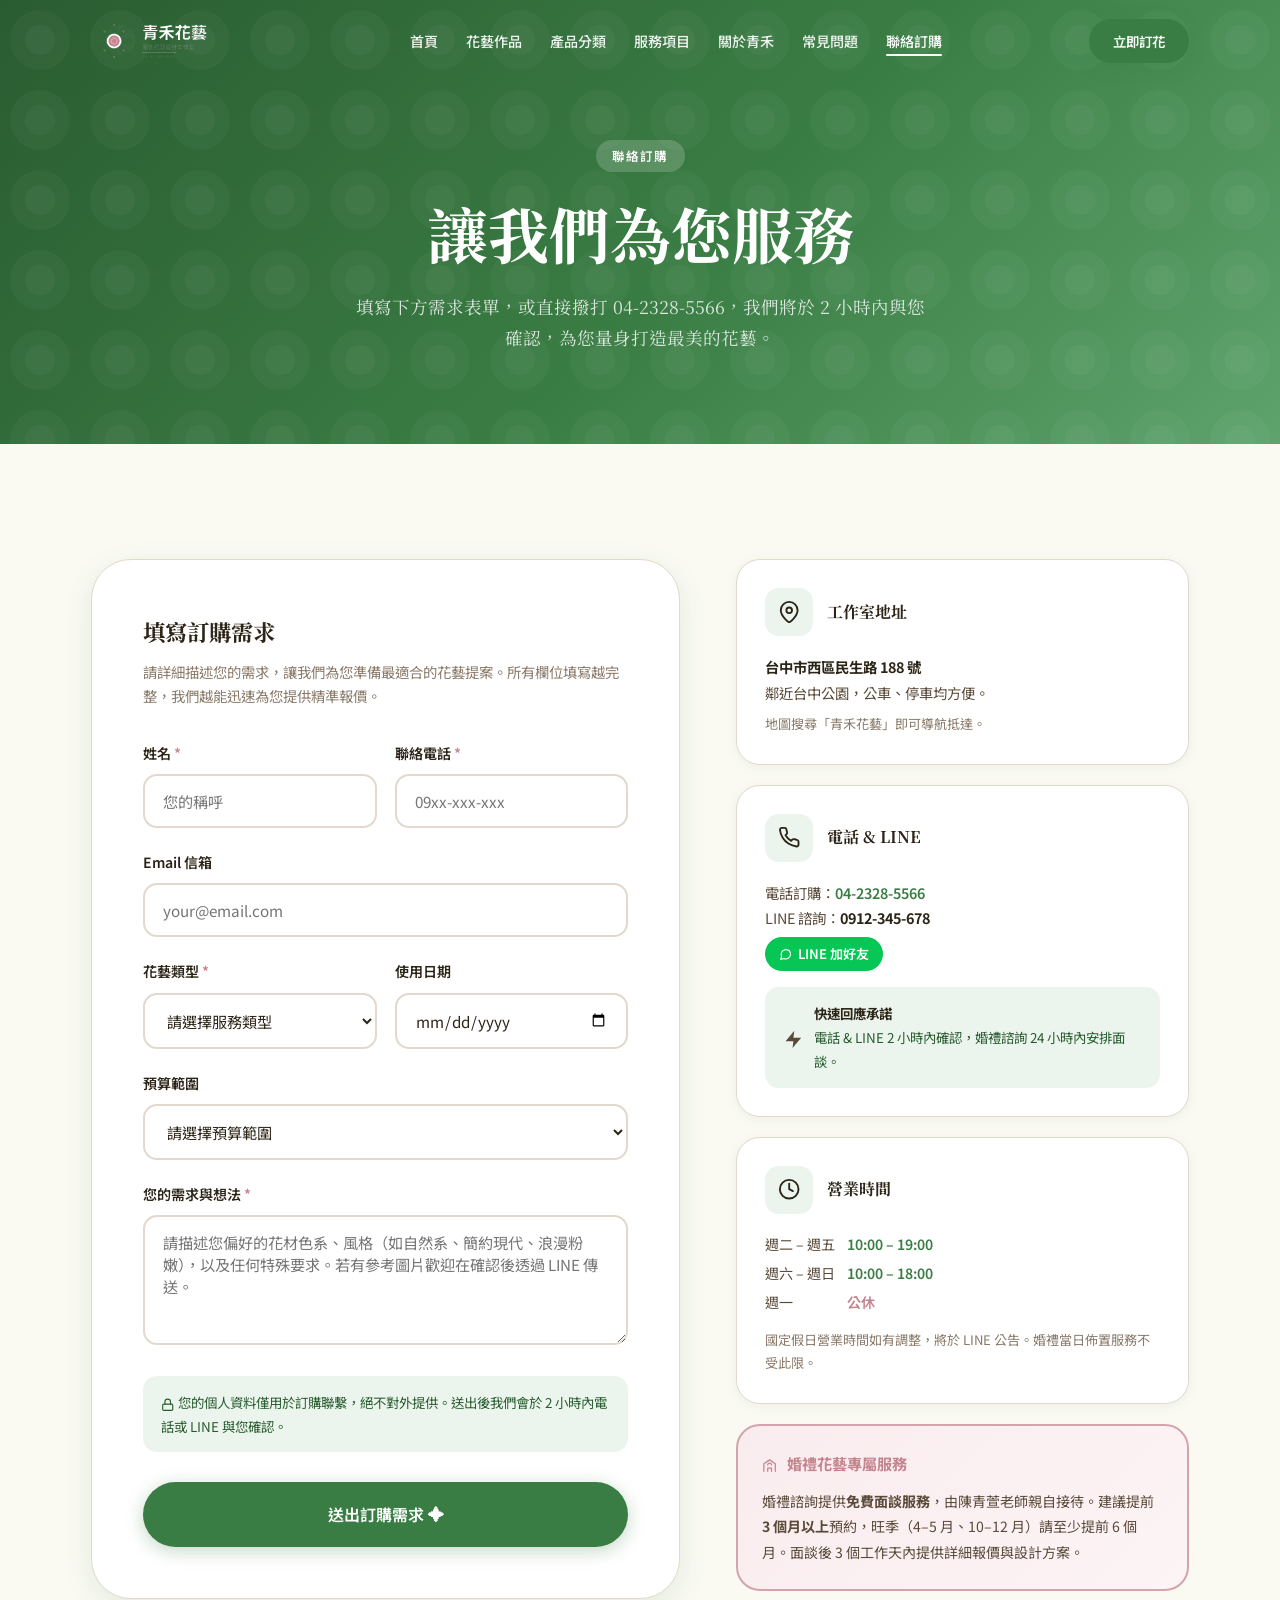
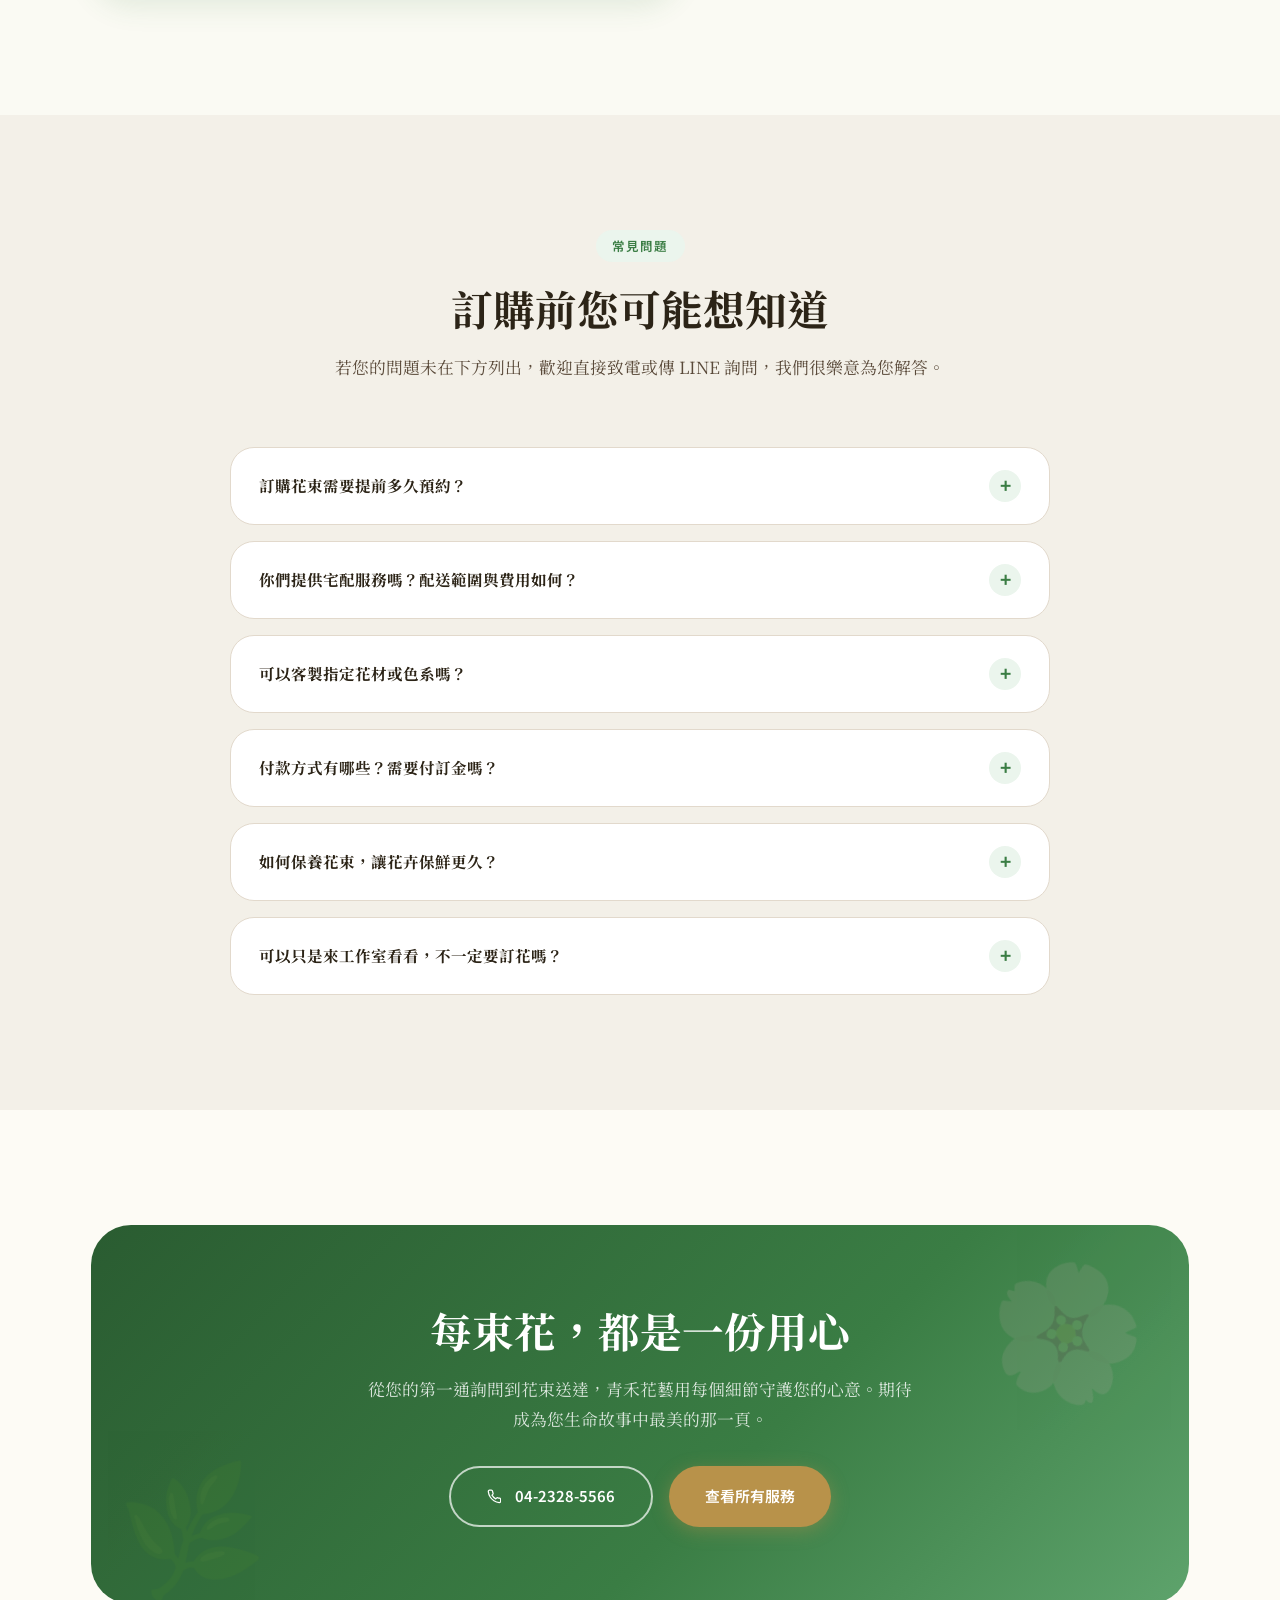
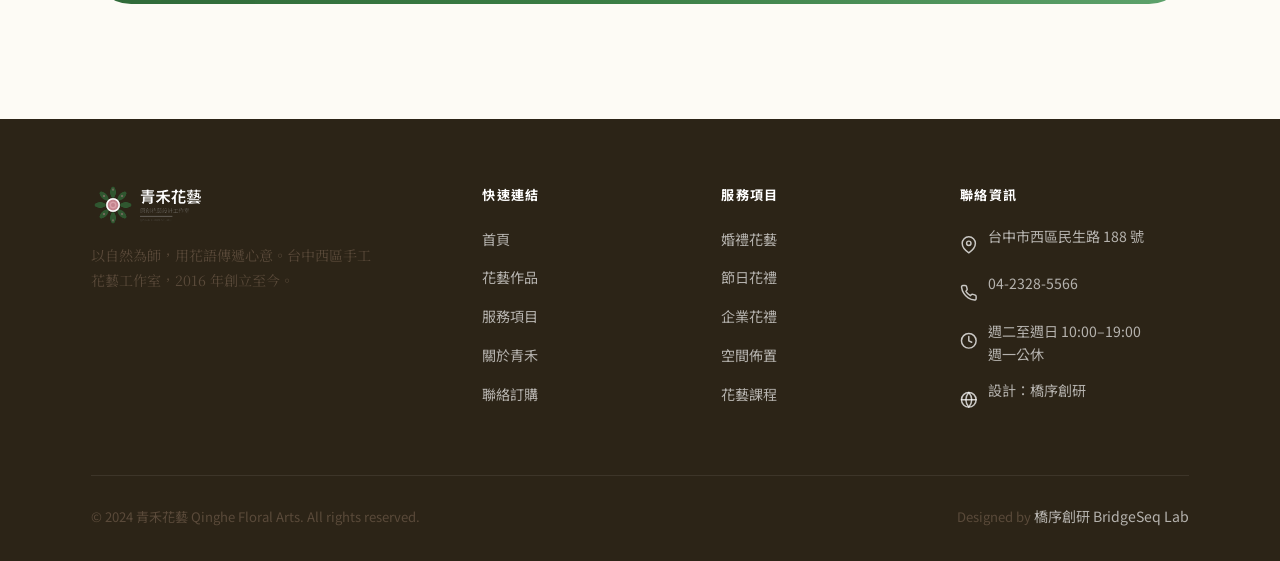
<file: contact.html>
<!DOCTYPE html>
<html lang="zh-TW">
<head>
<meta charset="UTF-8">
<meta name="viewport" content="width=device-width, initial-scale=1.0">
<title>聯絡訂購 — 青禾花藝 | 台中手工花束線上訂購</title>
<meta name="description" content="青禾花藝線上訂購頁面。填寫訂購需求，或致電 04-2328-5566 詢問婚禮花藝、節日花束、企業花禮等服務。台中市西區民生路 188 號，週二至週日 10:00–19:00。">
<meta name="keywords" content="台中訂花,青禾花藝訂購,婚禮花藝諮詢,手工花束訂購,花藝課程報名,台中花藝電話">
<meta property="og:title" content="聯絡訂購 — 青禾花藝">
<meta property="og:description" content="填寫訂購需求，或致電 04-2328-5566 洽詢，我們 2 小時內回覆，用花藝陪伴您的每個重要時刻。">
<meta property="og:type" content="website">
<meta property="og:url" content="https://izzo24.github.io/qinghe-florist/contact.html">
<link rel="canonical" href="https://izzo24.github.io/qinghe-florist/contact.html">
<link rel="preconnect" href="https://fonts.googleapis.com">
<link rel="preconnect" href="https://fonts.gstatic.com" crossorigin>
<link href="https://fonts.googleapis.com/css2?family=Noto+Serif+TC:wght@400;700&family=Noto+Sans+TC:wght@400;500;600;700&display=swap" rel="stylesheet">
<link rel="stylesheet" href="css/style.css">
<script type="application/ld+json">
{
  "@context": "https://schema.org",
  "@type": "ContactPage",
  "name": "青禾花藝 聯絡訂購",
  "url": "https://izzo24.github.io/qinghe-florist/contact.html",
  "description": "青禾花藝訂購諮詢頁面，提供婚禮花藝、節日花束、企業花禮等服務訂購。",
  "mainEntity": {
    "@type": "LocalBusiness",
    "name": "青禾花藝",
    "telephone": "04-2328-5566",
    "address": {
      "@type": "PostalAddress",
      "streetAddress": "民生路 188 號",
      "addressLocality": "台中市西區",
      "addressCountry": "TW"
    },
    "openingHours": "Tu-Su 10:00-19:00",
    "priceRange": "NT$780–NT$50,000"
  }
}
</script>
<style>
/* —— Contact page styles —— */

.contact-layout {
  display: grid;
  grid-template-columns: 1.3fr 1fr;
  gap: 56px;
  align-items: start;
}

/* Form panel */
.form-panel {
  background: white;
  border-radius: var(--radius-xl);
  padding: clamp(32px, 4vw, 52px);
  box-shadow: var(--shadow-md);
  border: 1px solid var(--border);
}
.form-panel-title {
  font-size: 1.4rem;
  font-weight: 700;
  color: var(--text);
  margin-bottom: 8px;
  font-family: 'Noto Serif TC', serif;
}
.form-panel-sub {
  font-size: 0.9rem;
  color: var(--text-light);
  margin-bottom: 32px;
  font-family: 'Noto Sans TC', sans-serif;
  line-height: 1.7;
}
.form-row {
  display: grid;
  grid-template-columns: 1fr 1fr;
  gap: 18px;
}
.btn-full { width: 100%; justify-content: center; margin-top: 8px; padding: 18px; font-size: 1rem; }

/* Info panel */
.info-panel { display: flex; flex-direction: column; gap: 20px; }

.contact-card {
  background: white;
  border-radius: var(--radius-lg);
  padding: 28px 28px;
  box-shadow: var(--shadow-sm);
  border: 1px solid var(--border);
  transition: var(--transition);
}
.contact-card:hover { box-shadow: var(--shadow-md); border-color: var(--primary); }
.contact-card-header {
  display: flex;
  align-items: center;
  gap: 14px;
  margin-bottom: 18px;
}
.contact-card-icon {
  width: 48px; height: 48px;
  border-radius: var(--radius);
  background: var(--primary-pale);
  display: flex; align-items: center; justify-content: center;
  font-size: 1.4rem;
  flex-shrink: 0;
}
.contact-card-title {
  font-weight: 700;
  font-size: 1rem;
  color: var(--text);
  font-family: 'Noto Serif TC', serif;
}
.contact-card-body { font-size: 0.9rem; color: var(--text-mid); font-family: 'Noto Sans TC', sans-serif; line-height: 1.8; }
.contact-card-body strong { color: var(--text); }
.contact-card-body a { color: var(--primary); font-weight: 600; transition: color var(--transition); }
.contact-card-body a:hover { color: var(--primary-dark); }

.line-badge {
  display: inline-flex;
  align-items: center;
  gap: 6px;
  background: #06C755;
  color: white;
  border-radius: 999px;
  padding: 5px 14px;
  font-size: 0.82rem;
  font-weight: 600;
  margin-top: 6px;
  font-family: 'Noto Sans TC', sans-serif;
}

.hours-grid {
  display: grid;
  grid-template-columns: auto 1fr;
  gap: 4px 12px;
  font-size: 0.88rem;
  font-family: 'Noto Sans TC', sans-serif;
}
.hours-day { color: var(--text-mid); }
.hours-time { color: var(--primary); font-weight: 600; }
.hours-closed { color: var(--rose); font-weight: 600; }

.wedding-info-box {
  background: linear-gradient(135deg, var(--rose-pale) 0%, #fdf4f5 100%);
  border: 2px solid var(--rose-light);
  border-radius: var(--radius-lg);
  padding: 24px 24px;
}
.wedding-info-box-title {
  display: flex;
  align-items: center;
  gap: 10px;
  font-weight: 700;
  color: var(--rose);
  font-size: 0.95rem;
  margin-bottom: 12px;
  font-family: 'Noto Sans TC', sans-serif;
}
.wedding-info-box p {
  font-size: 0.88rem;
  color: var(--text-mid);
  font-family: 'Noto Sans TC', sans-serif;
  line-height: 1.8;
}

/* Response badge */
.response-badge {
  display: flex;
  align-items: center;
  gap: 10px;
  background: var(--primary-pale);
  border-radius: var(--radius);
  padding: 14px 18px;
  margin-top: 16px;
}
.response-badge-icon { font-size: 1.3rem; }
.response-badge-text { font-size: 0.84rem; color: var(--primary-dark); font-family: 'Noto Sans TC', sans-serif; }
.response-badge-text strong { display: block; font-weight: 700; }

/* FAQ */
.faq-section { background: var(--bg-alt); }
.faq-list { max-width: 820px; margin: 0 auto; display: flex; flex-direction: column; gap: 16px; }
.faq-item {
  background: white;
  border-radius: var(--radius-lg);
  border: 1px solid var(--border);
  overflow: hidden;
  transition: var(--transition);
}
.faq-item:hover { box-shadow: var(--shadow-sm); }
.faq-question {
  display: flex;
  align-items: center;
  justify-content: space-between;
  padding: 22px 28px;
  cursor: pointer;
  font-weight: 700;
  font-size: 0.97rem;
  color: var(--text);
  gap: 16px;
  user-select: none;
  font-family: 'Noto Serif TC', serif;
}
.faq-question:hover { color: var(--primary); }
.faq-toggle {
  width: 32px; height: 32px;
  border-radius: 50%;
  background: var(--primary-pale);
  display: flex; align-items: center; justify-content: center;
  color: var(--primary);
  font-size: 1.2rem;
  flex-shrink: 0;
  transition: var(--transition);
  font-family: 'Noto Sans TC', sans-serif;
}
.faq-item.open .faq-toggle { background: var(--primary); color: white; transform: rotate(45deg); }
.faq-answer {
  max-height: 0;
  overflow: hidden;
  transition: max-height 0.4s ease, padding 0.3s ease;
  font-size: 0.93rem;
  color: var(--text-mid);
  font-family: 'Noto Sans TC', sans-serif;
  line-height: 1.85;
  padding: 0 28px;
}
.faq-item.open .faq-answer { max-height: 300px; padding: 0 28px 22px; }

@media (max-width: 900px) {
  .contact-layout { grid-template-columns: 1fr; }
  .form-row { grid-template-columns: 1fr; }
}
@media (max-width: 480px) {
  .form-panel { padding: 24px 20px; }
}

  .site-nav .logo-white { display:block; }
  .site-nav .logo-color { display:none; }
  .site-nav.scrolled .logo-white { display:none; }
  .site-nav.scrolled .logo-color { display:block; }

  /* nav-link 顏色:頂部(深色 hero 上)用白色,滾動後(奶白底)用深色 */
  .site-nav .nav-link { color: rgba(255,255,255,0.92); }
  .site-nav .nav-link:hover,
  .site-nav .nav-link.active { color: #fff; }
  .site-nav .nav-link::after { background: #fff; }
  .site-nav.scrolled .nav-link { color: var(--text-mid); }
  .site-nav.scrolled .nav-link:hover,
  .site-nav.scrolled .nav-link.active { color: var(--primary); }
  .site-nav.scrolled .nav-link::after { background: var(--primary); }
</style>
</head>
<body>

<!-- Page Loader -->
<div class="page-loader">
  <div class="loader-flower"><svg xmlns="http://www.w3.org/2000/svg" viewBox="0 0 24 24" width="1em" height="1em" fill="currentColor" style="display:inline-block;vertical-align:middle"><circle cx="12" cy="12" r="3" fill="currentColor"/><path d="M12 2a3 3 0 0 0-3 3 3 3 0 0 0 3-3zM12 19a3 3 0 0 0 3 3 3 3 0 0 0-3-3zM2 12a3 3 0 0 0 3 3 3 3 0 0 0-3-3zM19 12a3 3 0 0 0 3-3 3 3 0 0 0-3 3z"/><circle cx="6.5" cy="6.5" r="2.5"/><circle cx="17.5" cy="17.5" r="2.5"/><circle cx="6.5" cy="17.5" r="2.5"/><circle cx="17.5" cy="6.5" r="2.5"/></svg></div>
  <div class="loader-text">載入中</div>
</div>

<!-- Navigation -->
<nav class="site-nav">
  <div class="container">
    <div class="nav-inner">
      <a href="index.html" class="nav-logo">
        <img src="logos/qinghe-florist-logo-white.png" alt="青禾花藝" class="logo-white" style="height:46px;width:auto;">
          <img src="logos/qinghe-florist-logo.png" alt="青禾花藝" class="logo-color" style="height:46px;width:auto">
      </a>
      <ul class="nav-links">
        <li><a href="index.html" class="nav-link">首頁</a></li>
        <li><a href="products.html" class="nav-link">花藝作品</a></li><li><a href="category.html" class="nav-link">產品分類</a></li>
        <li><a href="services.html" class="nav-link">服務項目</a></li>
        <li><a href="about.html" class="nav-link">關於青禾</a></li>
        <li><a href="faq.html" class="nav-link">常見問題</a></li><li><a href="contact.html" class="nav-link active">聯絡訂購</a></li>
      </ul>
      <a href="contact.html" class="btn btn-primary nav-cta">立即訂花</a>
      <button class="nav-hamburger" aria-label="開啟選單"><span></span><span></span><span></span></button>
    </div>
  </div>
</nav>

<!-- Mobile Nav -->
<nav class="nav-mobile">
  <button class="nav-mobile-close">✕</button>
  <a href="index.html" class="nav-link">首頁</a>
  <a href="products.html" class="nav-link">花藝作品</a>
  <a href="category.html" class="nav-link">產品分類</a>
  <a href="services.html" class="nav-link">服務項目</a>
  <a href="about.html" class="nav-link">關於青禾</a>
  <a href="contact.html" class="nav-link active">聯絡訂購</a>
  <a href="contact.html" class="btn btn-primary">立即訂花</a>
</nav>

<!-- Page Hero -->
<section class="page-hero">
  <div class="container">
    <div class="page-hero-content reveal">
      <div class="eyebrow">聯絡訂購</div>
      <h1>讓我們為您服務</h1>
      <p>填寫下方需求表單，或直接撥打 04-2328-5566，我們將於 2 小時內與您確認，為您量身打造最美的花藝。</p>
    </div>
  </div>
</section>

<!-- Contact Main -->
<section style="padding: clamp(72px, 9vw, 120px) 0;">
  <div class="container">
    <div class="contact-layout">

      <!-- Order Form -->
      <div class="form-panel reveal">
        <div class="form-panel-title">填寫訂購需求</div>
        <div class="form-panel-sub">請詳細描述您的需求，讓我們為您準備最適合的花藝提案。所有欄位填寫越完整，我們越能迅速為您提供精準報價。</div>

        <form id="order-form" novalidate>
          <div class="form-row">
            <div class="form-group">
              <label class="form-label" for="name">姓名 <span style="color:var(--rose)">*</span></label>
              <input type="text" id="name" name="name" class="form-control" placeholder="您的稱呼" required>
            </div>
            <div class="form-group">
              <label class="form-label" for="phone">聯絡電話 <span style="color:var(--rose)">*</span></label>
              <input type="tel" id="phone" name="phone" class="form-control" placeholder="09xx-xxx-xxx" required>
            </div>
          </div>

          <div class="form-group">
            <label class="form-label" for="email">Email 信箱</label>
            <input type="email" id="email" name="email" class="form-control" placeholder="your@email.com">
          </div>

          <div class="form-row">
            <div class="form-group">
              <label class="form-label" for="service-type">花藝類型 <span style="color:var(--rose)">*</span></label>
              <select id="service-type" name="service-type" class="form-control" required>
                <option value="" disabled selected>請選擇服務類型</option>
                <option value="wedding">婚禮花藝</option>
                <option value="seasonal">節日花束</option>
                <option value="corporate">企業花禮</option>
                <option value="space">空間佈置</option>
                <option value="course">花藝課程</option>
                <option value="other">✦ 其他</option>
              </select>
            </div>
            <div class="form-group">
              <label class="form-label" for="event-date">使用日期</label>
              <input type="date" id="event-date" name="event-date" class="form-control">
            </div>
          </div>

          <div class="form-group">
            <label class="form-label" for="budget">預算範圍</label>
            <select id="budget" name="budget" class="form-control">
              <option value="" disabled selected>請選擇預算範圍</option>
              <option value="500-1000">NT$500 – NT$1,000</option>
              <option value="1000-3000">NT$1,000 – NT$3,000</option>
              <option value="3000-8000">NT$3,000 – NT$8,000</option>
              <option value="8000+">NT$8,000 以上</option>
            </select>
          </div>

          <div class="form-group">
            <label class="form-label" for="message">您的需求與想法 <span style="color:var(--rose)">*</span></label>
            <textarea
              id="message"
              name="message"
              class="form-control"
              style="min-height: 130px;"
              placeholder="請描述您偏好的花材色系、風格（如自然系、簡約現代、浪漫粉嫩），以及任何特殊要求。若有參考圖片歡迎在確認後透過 LINE 傳送。"
              required
            ></textarea>
          </div>

          <div style="background: var(--primary-pale); border-radius: var(--radius); padding: 14px 18px; margin-bottom: 22px; font-size: 0.84rem; color: var(--primary-dark); font-family: 'Noto Sans TC', sans-serif;">
            <svg xmlns="http://www.w3.org/2000/svg" viewBox="0 0 24 24" width="1em" height="1em" fill="none" stroke="currentColor" stroke-width="2" stroke-linecap="round" stroke-linejoin="round" style="display:inline-block;vertical-align:middle"><rect x="3" y="11" width="18" height="11" rx="2"/><path d="M7 11V7a5 5 0 0 1 10 0v4"/></svg> 您的個人資料僅用於訂購聯繫，絕不對外提供。送出後我們會於 2 小時內電話或 LINE 與您確認。
          </div>

          <button type="submit" class="btn btn-primary btn-full">
            送出訂購需求 ✦
          </button>
        </form>
      </div>

      <!-- Info Panel -->
      <div class="info-panel">

        <!-- Address -->
        <div class="contact-card reveal">
          <div class="contact-card-header">
            <div class="contact-card-icon"><svg xmlns="http://www.w3.org/2000/svg" viewBox="0 0 24 24" width="1em" height="1em" fill="none" stroke="currentColor" stroke-width="2" stroke-linecap="round" stroke-linejoin="round" style="display:inline-block;vertical-align:middle"><path d="M21 10c0 7-9 13-9 13s-9-6-9-13a9 9 0 0 1 18 0z"/><circle cx="12" cy="10" r="3"/></svg></div>
            <div class="contact-card-title">工作室地址</div>
          </div>
          <div class="contact-card-body">
            <strong>台中市西區民生路 188 號</strong><br>
            鄰近台中公園，公車、停車均方便。<br>
            <span style="font-size:0.82rem;color:var(--text-light);margin-top:6px;display:block;">地圖搜尋「青禾花藝」即可導航抵達。</span>
          </div>
        </div>

        <!-- Phone & LINE -->
        <div class="contact-card reveal reveal-delay-1">
          <div class="contact-card-header">
            <div class="contact-card-icon"><svg xmlns="http://www.w3.org/2000/svg" viewBox="0 0 24 24" width="1em" height="1em" fill="none" stroke="currentColor" stroke-width="2" stroke-linecap="round" stroke-linejoin="round" style="display:inline-block;vertical-align:middle"><path d="M22 16.92v3a2 2 0 0 1-2.18 2 19.79 19.79 0 0 1-8.63-3.07 19.5 19.5 0 0 1-6-6 19.79 19.79 0 0 1-3.07-8.67A2 2 0 0 1 4 2h3a2 2 0 0 1 2 1.72 12.84 12.84 0 0 0 .7 2.81 2 2 0 0 1-.45 2.11L8.09 9.91a16 16 0 0 0 6 6l1.27-1.27a2 2 0 0 1 2.11-.45 12.84 12.84 0 0 0 2.81.7A2 2 0 0 1 22 16.92z"/></svg></div>
            <div class="contact-card-title">電話 & LINE</div>
          </div>
          <div class="contact-card-body">
            電話訂購：<strong><a href="tel:0423285566">04-2328-5566</a></strong><br>
            LINE 諮詢：<strong>0912-345-678</strong>
            <div>
              <span class="line-badge"><svg xmlns="http://www.w3.org/2000/svg" viewBox="0 0 24 24" width="1em" height="1em" fill="none" stroke="currentColor" stroke-width="2" stroke-linecap="round" stroke-linejoin="round" style="display:inline-block;vertical-align:middle"><path d="M21 11.5a8.38 8.38 0 0 1-.9 3.8 8.5 8.5 0 0 1-7.6 4.7 8.38 8.38 0 0 1-3.8-.9L3 21l1.9-5.7a8.38 8.38 0 0 1-.9-3.8 8.5 8.5 0 0 1 4.7-7.6 8.38 8.38 0 0 1 3.8-.9h.5a8.48 8.48 0 0 1 8 8v.5z"/></svg> LINE 加好友</span>
            </div>
            <div class="response-badge">
              <div class="response-badge-icon"><svg xmlns="http://www.w3.org/2000/svg" viewBox="0 0 24 24" width="1em" height="1em" fill="currentColor" style="display:inline-block;vertical-align:middle"><polygon points="13 2 3 14 12 14 11 22 21 10 12 10 13 2"/></svg></div>
              <div class="response-badge-text">
                <strong>快速回應承諾</strong>
                電話 & LINE 2 小時內確認，婚禮諮詢 24 小時內安排面談。
              </div>
            </div>
          </div>
        </div>

        <!-- Hours -->
        <div class="contact-card reveal reveal-delay-2">
          <div class="contact-card-header">
            <div class="contact-card-icon"><svg xmlns="http://www.w3.org/2000/svg" viewBox="0 0 24 24" width="1em" height="1em" fill="none" stroke="currentColor" stroke-width="2" stroke-linecap="round" stroke-linejoin="round" style="display:inline-block;vertical-align:middle"><circle cx="12" cy="12" r="10"/><polyline points="12 6 12 12 16 14"/></svg></div>
            <div class="contact-card-title">營業時間</div>
          </div>
          <div class="contact-card-body">
            <div class="hours-grid">
              <span class="hours-day">週二 – 週五</span>
              <span class="hours-time">10:00 – 19:00</span>
              <span class="hours-day">週六 – 週日</span>
              <span class="hours-time">10:00 – 18:00</span>
              <span class="hours-day">週一</span>
              <span class="hours-closed">公休</span>
            </div>
            <p style="margin-top:12px;font-size:0.82rem;color:var(--text-light);">國定假日營業時間如有調整，將於 LINE 公告。婚禮當日佈置服務不受此限。</p>
          </div>
        </div>

        <!-- Wedding Info Box -->
        <div class="wedding-info-box reveal reveal-delay-3">
          <div class="wedding-info-box-title">
            <span><svg xmlns="http://www.w3.org/2000/svg" viewBox="0 0 24 24" width="1em" height="1em" fill="none" stroke="currentColor" stroke-width="2" stroke-linecap="round" stroke-linejoin="round" style="display:inline-block;vertical-align:middle"><path d="M3 21V9l9-6 9 6v12"/><path d="M9 21v-5h6v5"/><path d="M9 11a3 3 0 0 1 6 0"/></svg></span> 婚禮花藝專屬服務
          </div>
          <p>婚禮諮詢提供<strong>免費面談服務</strong>，由陳青萱老師親自接待。建議提前 <strong>3 個月以上</strong>預約，旺季（4–5 月、10–12 月）請至少提前 6 個月。面談後 3 個工作天內提供詳細報價與設計方案。</p>
        </div>

      </div>
    </div>
  </div>
</section>

<!-- FAQ Section -->
<section class="faq-section">
  <div class="container">
    <div class="section-heading reveal">
      <div class="eyebrow">常見問題</div>
      <h2>訂購前您可能想知道</h2>
      <p>若您的問題未在下方列出，歡迎直接致電或傳 LINE 詢問，我們很樂意為您解答。</p>
    </div>

    <div class="faq-list">

      <div class="faq-item reveal">
        <div class="faq-question">
          訂購花束需要提前多久預約？
          <div class="faq-toggle">+</div>
        </div>
        <div class="faq-answer">
          一般花束（生日、節日）建議提前 <strong>1–3 天</strong>預訂，讓我們有時間備妥最新鮮的花材。若需特定少見花材或大量訂購，請提前 <strong>5 天以上</strong>。婚禮花藝建議提前 <strong>3 個月至半年</strong>預約，確保設計師檔期與花材來源充足。企業月租服務可隨時洽談，通常 1 週內即可安排首次配送。
        </div>
      </div>

      <div class="faq-item reveal">
        <div class="faq-question">
          你們提供宅配服務嗎？配送範圍與費用如何？
          <div class="faq-toggle">+</div>
        </div>
        <div class="faq-answer">
          目前提供<strong>台中市區宅配服務</strong>，配送費用為 NT$150。宅配時間可指定上午（10:00–13:00）或下午（14:00–18:00）時段，並在配送前 1 小時以電話或 LINE 通知收件人。台中市區外的宅配需求請來電洽詢，部分地區可配合安排。婚禮當日佈置服務含現場安裝，不另計配送費。
        </div>
      </div>

      <div class="faq-item reveal">
        <div class="faq-question">
          可以客製指定花材或色系嗎？
          <div class="faq-toggle">+</div>
        </div>
        <div class="faq-answer">
          完全可以！青禾花藝以客製服務為核心，我們非常歡迎您提供偏好的<strong>色系、花材種類或風格參考圖</strong>。在填寫訂購表單或來電洽詢時，盡量描述您的需求（如：喜歡粉色系、偏好自然風、想加入小雛菊等），我們的設計師會據此提供最適合的建議。季節限定花材如供貨不穩定，設計師會提前與您溝通替代方案。
        </div>
      </div>

      <div class="faq-item reveal">
        <div class="faq-question">
          付款方式有哪些？需要付訂金嗎？
          <div class="faq-toggle">+</div>
        </div>
        <div class="faq-answer">
          接受現金、LINE Pay、銀行轉帳、信用卡（至工作室）等付款方式。<br><br>
          一般花束訂購：<strong>全額於取貨或配送時付清</strong>，無需訂金。<br>
          婚禮花藝及大型空間佈置：確認設計後先付 <strong>30% 訂金</strong>，尾款於交貨前付清。<br>
          企業月租服務：每月月底開立發票，下月初付款，可開立統一發票。
        </div>
      </div>

      <div class="faq-item reveal">
        <div class="faq-question">
          如何保養花束，讓花卉保鮮更久？
          <div class="faq-toggle">+</div>
        </div>
        <div class="faq-answer">
          每束花都會附上保養說明卡，以下是基本原則：<br><br>
          ① 取花後盡快斜切莖部（約 1–2 cm），並插入乾淨清水中；<br>
          ② 置於避免陽光直射、通風良好且遠離冷氣直吹的位置；<br>
          ③ 每 1–2 天換水一次，並再次斜切莖部；<br>
          ④ 避免與蔬果（特別是蘋果、香蕉）放置在同一空間，其乙烯氣體會加速花朵凋謝。<br><br>
          一般新鮮花束在良好保養下可維持 <strong>5–10 天</strong>的觀賞期，玫瑰與百合等耐放花材甚至可達 2 週。
        </div>
      </div>

      <div class="faq-item reveal">
        <div class="faq-question">
          可以只是來工作室看看，不一定要訂花嗎？
          <div class="faq-toggle">+</div>
        </div>
        <div class="faq-answer">
          當然歡迎！青禾花藝工作室是一個開放、溫馨的空間，非常歡迎您在營業時間前來參觀、欣賞當季花材，與我們的設計師聊聊花藝。如果您在考慮婚禮花藝或花藝課程，也可以事先來訪了解工作室環境，無需任何預約或消費壓力。如需確保設計師在場為您詳細說明服務，建議事先來電告知，我們會為您安排專人接待。
        </div>
      </div>

    </div>
  </div>
</section>

<!-- CTA Banner -->
<section style="padding: clamp(72px, 9vw, 130px) 0; background: var(--cream);">
  <div class="container">
    <div class="cta-banner reveal">
      <h2>每束花，都是一份用心</h2>
      <p>從您的第一通詢問到花束送達，青禾花藝用每個細節守護您的心意。期待成為您生命故事中最美的那一頁。</p>
      <div class="cta-actions">
        <a href="tel:0423285566" class="btn btn-outline-white"><svg xmlns="http://www.w3.org/2000/svg" viewBox="0 0 24 24" width="1em" height="1em" fill="none" stroke="currentColor" stroke-width="2" stroke-linecap="round" stroke-linejoin="round" style="display:inline-block;vertical-align:middle;margin-right:4px"><path d="M22 16.92v3a2 2 0 0 1-2.18 2 19.79 19.79 0 0 1-8.63-3.07 19.5 19.5 0 0 1-6-6 19.79 19.79 0 0 1-3.07-8.67A2 2 0 0 1 4 2h3a2 2 0 0 1 2 1.72 12.84 12.84 0 0 0 .7 2.81 2 2 0 0 1-.45 2.11L8.09 9.91a16 16 0 0 0 6 6l1.27-1.27a2 2 0 0 1 2.11-.45 12.84 12.84 0 0 0 2.81.7A2 2 0 0 1 22 16.92z"/></svg> 04-2328-5566</a>
        <a href="services.html" class="btn btn-primary" style="background:var(--gold);box-shadow:0 4px 18px rgba(184,146,74,0.4);">查看所有服務</a>
      </div>
    </div>
  </div>
</section>

<!-- Footer -->
<footer class="site-footer">
  <div class="container">
    <div class="footer-grid">
      <div class="footer-brand">
        <img src="./logos/qinghe-florist-logo-white.png" alt="青禾花藝" style="height:44px;width:auto;display:block;margin-bottom:16px;">
        <p>以自然為師，用花語傳遞心意。台中西區手工花藝工作室，2016 年創立至今。</p>
      </div>
      <div>
        <div class="footer-heading">快速連結</div>
        <ul class="footer-links">
          <li><a href="index.html" class="footer-link">首頁</a></li>
          <li><a href="products.html" class="footer-link">花藝作品</a></li>
          <li><a href="services.html" class="footer-link">服務項目</a></li>
          <li><a href="about.html" class="footer-link">關於青禾</a></li>
          <li><a href="contact.html" class="footer-link">聯絡訂購</a></li>
        </ul>
      </div>
      <div>
        <div class="footer-heading">服務項目</div>
        <ul class="footer-links">
          <li><a href="services.html" class="footer-link">婚禮花藝</a></li>
          <li><a href="services.html" class="footer-link">節日花禮</a></li>
          <li><a href="services.html" class="footer-link">企業花禮</a></li>
          <li><a href="services.html" class="footer-link">空間佈置</a></li>
          <li><a href="services.html" class="footer-link">花藝課程</a></li>
        </ul>
      </div>
      <div>
        <div class="footer-heading">聯絡資訊</div>
        <div class="footer-contact-item"><div class="footer-contact-icon"><svg xmlns="http://www.w3.org/2000/svg" viewBox="0 0 24 24" width="1em" height="1em" fill="none" stroke="currentColor" stroke-width="2" stroke-linecap="round" stroke-linejoin="round" style="display:inline-block;vertical-align:middle"><path d="M21 10c0 7-9 13-9 13s-9-6-9-13a9 9 0 0 1 18 0z"/><circle cx="12" cy="10" r="3"/></svg></div><div class="footer-contact-text">台中市西區民生路 188 號</div></div>
        <div class="footer-contact-item"><div class="footer-contact-icon"><svg xmlns="http://www.w3.org/2000/svg" viewBox="0 0 24 24" width="1em" height="1em" fill="none" stroke="currentColor" stroke-width="2" stroke-linecap="round" stroke-linejoin="round" style="display:inline-block;vertical-align:middle"><path d="M22 16.92v3a2 2 0 0 1-2.18 2 19.79 19.79 0 0 1-8.63-3.07 19.5 19.5 0 0 1-6-6 19.79 19.79 0 0 1-3.07-8.67A2 2 0 0 1 4 2h3a2 2 0 0 1 2 1.72 12.84 12.84 0 0 0 .7 2.81 2 2 0 0 1-.45 2.11L8.09 9.91a16 16 0 0 0 6 6l1.27-1.27a2 2 0 0 1 2.11-.45 12.84 12.84 0 0 0 2.81.7A2 2 0 0 1 22 16.92z"/></svg></div><div class="footer-contact-text">04-2328-5566</div></div>
        <div class="footer-contact-item"><div class="footer-contact-icon"><svg xmlns="http://www.w3.org/2000/svg" viewBox="0 0 24 24" width="1em" height="1em" fill="none" stroke="currentColor" stroke-width="2" stroke-linecap="round" stroke-linejoin="round" style="display:inline-block;vertical-align:middle"><circle cx="12" cy="12" r="10"/><polyline points="12 6 12 12 16 14"/></svg></div><div class="footer-contact-text">週二至週日 10:00–19:00<br>週一公休</div></div>
        <div class="footer-contact-item"><div class="footer-contact-icon"><svg xmlns="http://www.w3.org/2000/svg" viewBox="0 0 24 24" width="1em" height="1em" fill="none" stroke="currentColor" stroke-width="2" stroke-linecap="round" stroke-linejoin="round" style="display:inline-block;vertical-align:middle"><circle cx="12" cy="12" r="10"/><line x1="2" y1="12" x2="22" y2="12"/><path d="M12 2a15.3 15.3 0 0 1 4 10 15.3 15.3 0 0 1-4 10 15.3 15.3 0 0 1-4-10 15.3 15.3 0 0 1 4-10z"/></svg></div><div class="footer-contact-text"><a href="https://bridgeseqlab.com" class="footer-link" target="_blank" rel="noopener">設計：橋序創研</a></div></div>
      </div>
    </div>
    <div class="footer-bottom">
      <p>© 2024 青禾花藝 Qinghe Floral Arts. All rights reserved.</p>
      <p>Designed by <a href="https://bridgeseqlab.com" class="footer-link" target="_blank" rel="noopener">橋序創研 BridgeSeq Lab</a></p>
    </div>
  </div>
</footer>

<button class="back-to-top" id="back-to-top" aria-label="回到頂部">↑</button>
<script src="js/main.js"></script>
<script>
// FAQ accordion
document.querySelectorAll('.faq-question').forEach(q => {
  q.addEventListener('click', () => {
    const item = q.closest('.faq-item');
    const isOpen = item.classList.contains('open');
    document.querySelectorAll('.faq-item').forEach(i => i.classList.remove('open'));
    if (!isOpen) item.classList.add('open');
  });
});
</script>
</body>
</html>
</file>
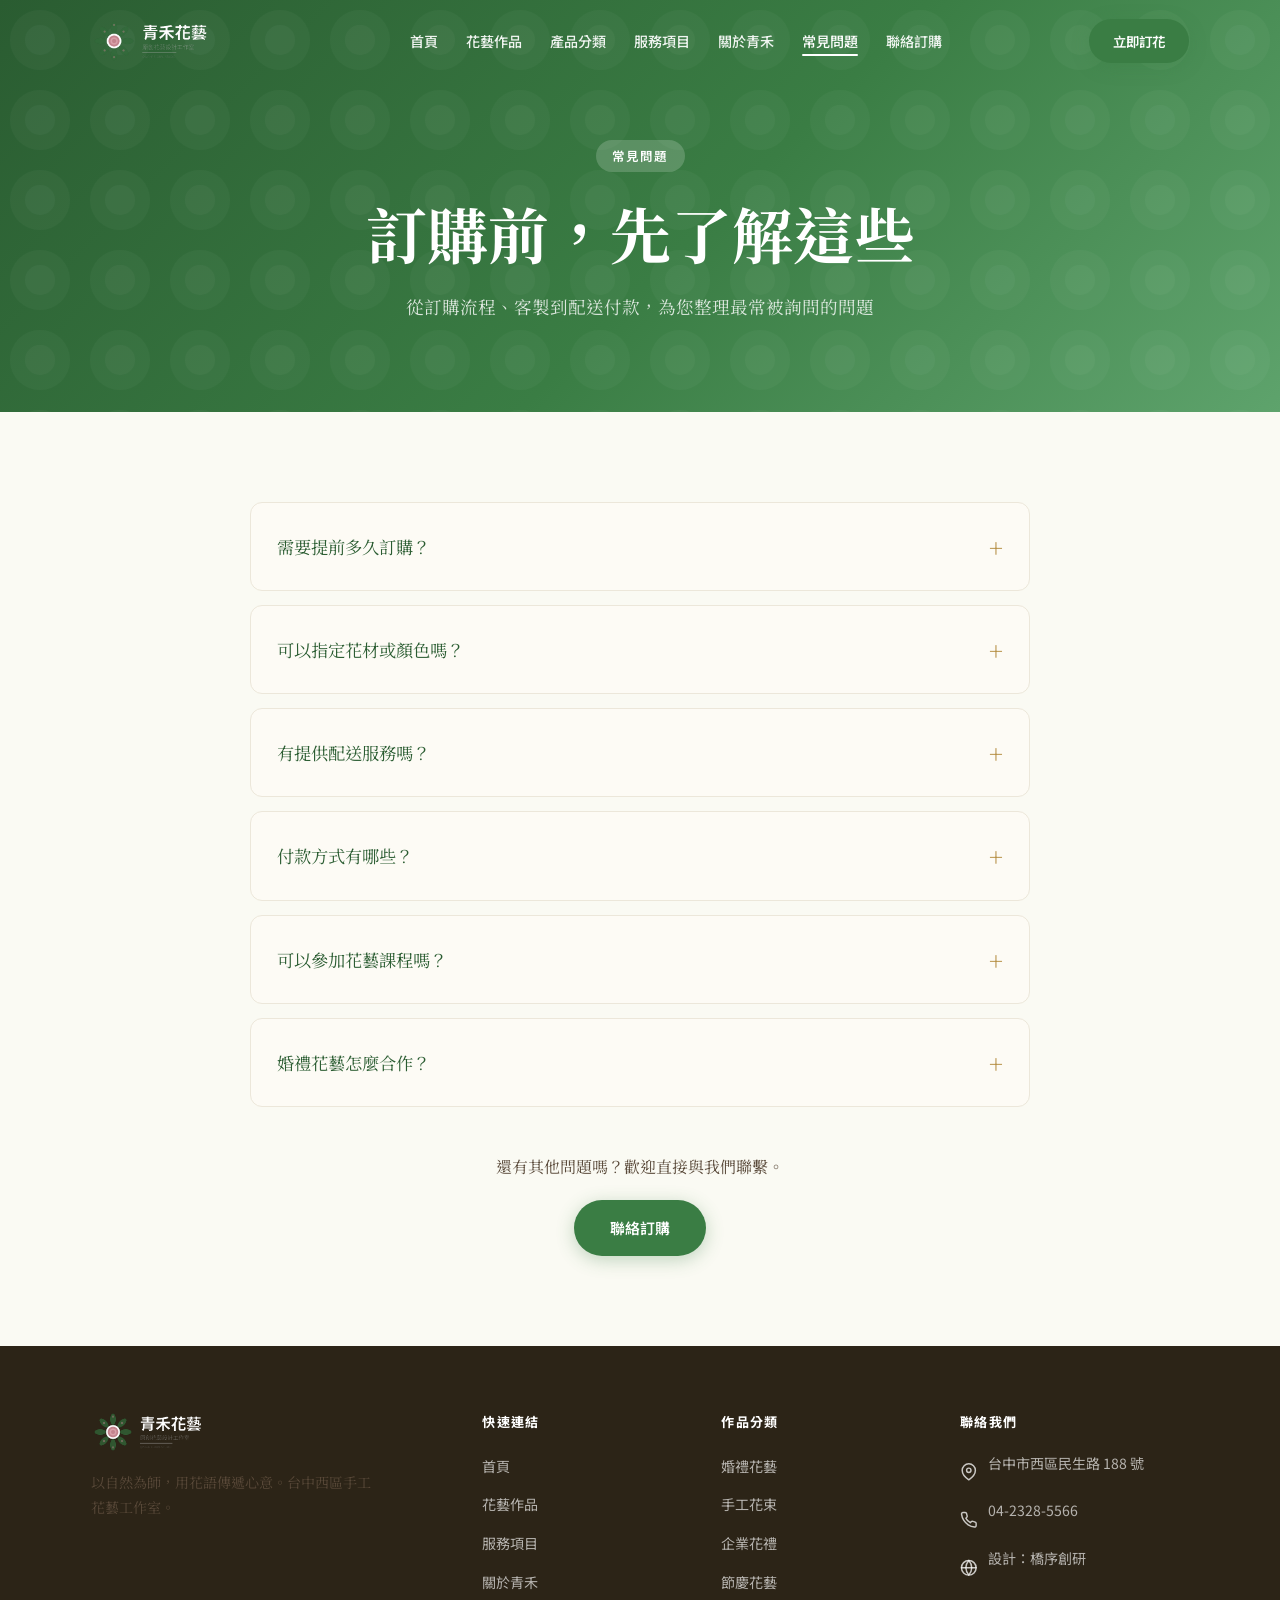
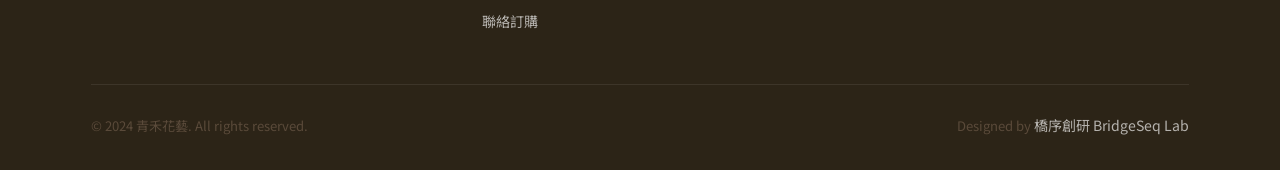
<file: faq.html>
<!DOCTYPE html>
<html lang="zh-Hant-TW">
<head>
<meta charset="UTF-8">
<meta name="viewport" content="width=device-width, initial-scale=1.0">
<title>常見問題 — 青禾花藝｜訂購・客製・配送・付款說明</title>
<meta name="description" content="青禾花藝作品展示，包含婚禮捧花、手綁花束、節日花禮、企業花藝等完整系列，每件作品均由設計師手工訂製。">
<meta property="og:title" content="花藝作品 — 青禾花藝">
<meta property="og:type" content="website">
<meta property="og:url" content="https://izzo24.github.io/qinghe-florist/products.html">

<link rel="preconnect" href="https://fonts.googleapis.com">
<link href="https://fonts.googleapis.com/css2?family=Noto+Serif+TC:wght@400;700&family=Noto+Sans+TC:wght@400;500;600;700&display=swap" rel="stylesheet">
<link rel="stylesheet" href="css/style.css">
<style>
.flower-card { transition: opacity 0.3s, transform 0.3s, box-shadow 0.35s, transform 0.35s; }
.products-grid { display: grid; grid-template-columns: repeat(auto-fill, minmax(280px, 1fr)); gap: 28px; }
.product-tag {
  display: inline-block;
  font-size: 0.72rem;
  font-weight: 600;
  padding: 3px 10px;
  border-radius: 999px;
  margin-bottom: 10px;
  font-family: 'Noto Sans TC', sans-serif;
}
.tag-wedding { background: var(--rose-pale); color: var(--rose); }
.tag-daily { background: var(--primary-pale); color: var(--primary); }
.tag-corporate { background: var(--gold-light); color: var(--gold); }
.tag-seasonal { background: #EDE7FF; color: #7C3AED; }
.price-tag {
  display: flex;
  justify-content: space-between;
  align-items: center;
  margin-top: 16px;
  padding-top: 16px;
  border-top: 1px solid var(--border);
}

  .site-nav .logo-white { display:block; }
  .site-nav .logo-color { display:none; }
  .site-nav.scrolled .logo-white { display:none; }
  .site-nav.scrolled .logo-color { display:block; }

  /* nav-link 顏色:頂部(深色 hero 上)用白色,滾動後(奶白底)用深色 */
  .site-nav .nav-link { color: rgba(255,255,255,0.92); }
  .site-nav .nav-link:hover,
  .site-nav .nav-link.active { color: #fff; }
  .site-nav .nav-link::after { background: #fff; }
  .site-nav.scrolled .nav-link { color: var(--text-mid); }
  .site-nav.scrolled .nav-link:hover,
  .site-nav.scrolled .nav-link.active { color: var(--primary); }
  .site-nav.scrolled .nav-link::after { background: var(--primary); }
</style>
</head>
<body>
<nav class="site-nav">
  <div class="container">
    <div class="nav-inner">
      <a href="index.html" class="nav-logo">
        <img src="logos/qinghe-florist-logo-white.png" alt="青禾花藝" class="logo-white" style="height:46px;width:auto;">
          <img src="logos/qinghe-florist-logo.png" alt="青禾花藝" class="logo-color" style="height:46px;width:auto">
      </a>
      <ul class="nav-links">
        <li><a href="index.html" class="nav-link">首頁</a></li>
        <li><a href="products.html" class="nav-link">花藝作品</a></li><li><a href="category.html" class="nav-link">產品分類</a></li>
        <li><a href="services.html" class="nav-link">服務項目</a></li>
        <li><a href="about.html" class="nav-link">關於青禾</a></li>
        <li><a href="faq.html" class="nav-link">常見問題</a></li><li><a href="contact.html" class="nav-link">聯絡訂購</a></li>
      </ul>
      <a href="contact.html" class="btn btn-primary nav-cta">立即訂花</a>
      <button class="nav-hamburger" aria-label="開啟選單"><span></span><span></span><span></span></button>
    </div>
  </div>
</nav>
<nav class="nav-mobile">
  <button class="nav-mobile-close">✕</button>
  <a href="index.html" class="nav-link">首頁</a>
  <a href="products.html" class="nav-link">花藝作品</a>
  <a href="category.html" class="nav-link">產品分類</a>
  <a href="services.html" class="nav-link">服務項目</a>
  <a href="about.html" class="nav-link">關於青禾</a>
  <a href="faq.html" class="nav-link">常見問題</a>
  <a href="contact.html" class="nav-link">聯絡訂購</a>
  <a href="contact.html" class="btn btn-primary">立即訂花</a>
</nav>
<header class="page-hero">
  <div class="page-hero-content container">
    <span class="eyebrow">常見問題</span>
    <h1>訂購前，先了解這些</h1>
    <p>從訂購流程、客製到配送付款，為您整理最常被詢問的問題</p>
  </div>
</header>
<section class="faq-section">
  <div class="container">
    <div class="faq-wrap">
      <div class="faq-item reveal">
        <button class="faq-q" aria-expanded="false"><span>需要提前多久訂購？</span><span class="faq-icon">+</span></button>
        <div class="faq-a"><p>一般手工花束建議提前 2-3 天預訂；婚禮花藝與大型企業花禮建議提前 2-4 週，以便溝通需求、確認花材與安排製作。急件可先來電詢問當日是否有檔期。</p></div>
      </div>
      <div class="faq-item reveal">
        <button class="faq-q" aria-expanded="false"><span>可以指定花材或顏色嗎？</span><span class="faq-icon">+</span></button>
        <div class="faq-a"><p>可以。我們提供客製服務，您可指定主花、配色與風格。實際花材會依當季供應狀況微調，我們會以最接近您期待的方式呈現，並在製作前與您確認。</p></div>
      </div>
      <div class="faq-item reveal">
        <button class="faq-q" aria-expanded="false"><span>有提供配送服務嗎？</span><span class="faq-icon">+</span></button>
        <div class="faq-a"><p>台中市區提供配送服務（運費另計）；其他縣市可安排宅配或委由貨運。婚禮與大型佈置可安排專人到場佈置，詳情歡迎洽詢。</p></div>
      </div>
      <div class="faq-item reveal">
        <button class="faq-q" aria-expanded="false"><span>付款方式有哪些？</span><span class="faq-icon">+</span></button>
        <div class="faq-a"><p>接受現金、銀行轉帳與行動支付。客製訂單與大型案件需先支付訂金，尾款於取件或配送前結清。企業長期合約可另議付款週期。</p></div>
      </div>
      <div class="faq-item reveal">
        <button class="faq-q" aria-expanded="false"><span>可以參加花藝課程嗎？</span><span class="faq-icon">+</span></button>
        <div class="faq-a"><p>可以。我們不定期開設手綁花束、節慶花圈等體驗課程，也提供企業包班與一對一教學。課程資訊請見「服務項目」或來電詢問。</p></div>
      </div>
      <div class="faq-item reveal">
        <button class="faq-q" aria-expanded="false"><span>婚禮花藝怎麼合作？</span><span class="faq-icon">+</span></button>
        <div class="faq-a"><p>先透過「聯絡訂購」告訴我們婚期、場地與風格偏好，我們會提供初步提案與報價；確認後安排試版，並於婚禮當日到場佈置，讓您安心。</p></div>
      </div>
    </div>
    <div class="faq-cta reveal">
      <p>還有其他問題嗎？歡迎直接與我們聯繫。</p>
      <a href="contact.html" class="btn btn-primary">聯絡訂購</a>
    </div>
  </div>
</section>
<footer class="site-footer">
  <div class="container">
    <div class="footer-grid">
      <div class="footer-brand">
        <img src="./logos/qinghe-florist-logo-white.png" alt="青禾花藝" style="height:44px;width:auto;display:block;margin-bottom:16px;">
        <p>以自然為師，用花語傳遞心意。台中西區手工花藝工作室。</p>
      </div>
      <div>
        <div class="footer-heading">快速連結</div>
        <ul class="footer-links">
          <li><a href="index.html" class="footer-link">首頁</a></li>
          <li><a href="products.html" class="footer-link">花藝作品</a></li>
          <li><a href="services.html" class="footer-link">服務項目</a></li>
          <li><a href="about.html" class="footer-link">關於青禾</a></li>
          <li><a href="contact.html" class="footer-link">聯絡訂購</a></li>
        </ul>
      </div>
      <div>
        <div class="footer-heading">作品分類</div>
        <ul class="footer-links">
          <li><a href="products.html" class="footer-link">婚禮花藝</a></li>
          <li><a href="products.html" class="footer-link">手工花束</a></li>
          <li><a href="products.html" class="footer-link">企業花禮</a></li>
          <li><a href="products.html" class="footer-link">節慶花藝</a></li>
        </ul>
      </div>
      <div>
        <div class="footer-heading">聯絡我們</div>
        <div class="footer-contact-item"><div class="footer-contact-icon"><svg xmlns="http://www.w3.org/2000/svg" viewBox="0 0 24 24" width="1em" height="1em" fill="none" stroke="currentColor" stroke-width="2" stroke-linecap="round" stroke-linejoin="round" style="display:inline-block;vertical-align:middle"><path d="M21 10c0 7-9 13-9 13s-9-6-9-13a9 9 0 0 1 18 0z"/><circle cx="12" cy="10" r="3"/></svg></div><div class="footer-contact-text">台中市西區民生路 188 號</div></div>
        <div class="footer-contact-item"><div class="footer-contact-icon"><svg xmlns="http://www.w3.org/2000/svg" viewBox="0 0 24 24" width="1em" height="1em" fill="none" stroke="currentColor" stroke-width="2" stroke-linecap="round" stroke-linejoin="round" style="display:inline-block;vertical-align:middle"><path d="M22 16.92v3a2 2 0 0 1-2.18 2 19.79 19.79 0 0 1-8.63-3.07 19.5 19.5 0 0 1-6-6 19.79 19.79 0 0 1-3.07-8.67A2 2 0 0 1 4 2h3a2 2 0 0 1 2 1.72 12.84 12.84 0 0 0 .7 2.81 2 2 0 0 1-.45 2.11L8.09 9.91a16 16 0 0 0 6 6l1.27-1.27a2 2 0 0 1 2.11-.45 12.84 12.84 0 0 0 2.81.7A2 2 0 0 1 22 16.92z"/></svg></div><div class="footer-contact-text">04-2328-5566</div></div>
        <div class="footer-contact-item"><div class="footer-contact-icon"><svg xmlns="http://www.w3.org/2000/svg" viewBox="0 0 24 24" width="1em" height="1em" fill="none" stroke="currentColor" stroke-width="2" stroke-linecap="round" stroke-linejoin="round" style="display:inline-block;vertical-align:middle"><circle cx="12" cy="12" r="10"/><line x1="2" y1="12" x2="22" y2="12"/><path d="M12 2a15.3 15.3 0 0 1 4 10 15.3 15.3 0 0 1-4 10 15.3 15.3 0 0 1-4-10 15.3 15.3 0 0 1 4-10z"/></svg></div><div class="footer-contact-text"><a href="https://bridgeseqlab.com" class="footer-link" target="_blank" rel="noopener">設計：橋序創研</a></div></div>
      </div>
    </div>
    <div class="footer-bottom">
      <p>© 2024 青禾花藝. All rights reserved.</p>
      <p>Designed by <a href="https://bridgeseqlab.com" class="footer-link" target="_blank" rel="noopener">橋序創研 BridgeSeq Lab</a></p>
    </div>
  </div>
</footer>
<style>
.faq-section{padding:clamp(56px,7vw,96px) 0;background:var(--bg)}
.faq-wrap{max-width:780px;margin:0 auto;display:flex;flex-direction:column;gap:14px}
.faq-item{background:var(--cream);border:1px solid #ece7da;border-radius:12px;overflow:hidden}
.faq-q{width:100%;display:flex;justify-content:space-between;align-items:center;gap:18px;padding:22px 26px;background:none;border:none;cursor:pointer;text-align:left;font-family:"Noto Serif TC",serif;font-size:1.08rem;color:var(--primary-dark)}
.faq-icon{flex-shrink:0;color:var(--gold);font-size:1.5rem;transition:transform .3s}
.faq-q[aria-expanded="true"] .faq-icon{transform:rotate(45deg)}
.faq-a{max-height:0;overflow:hidden;transition:max-height .4s ease}
.faq-a p{padding:0 26px 24px;color:var(--text-mid,#5a5a52);font-size:.94rem;line-height:1.9}
.faq-cta{margin-top:46px;text-align:center}
.faq-cta p{color:var(--text-mid,#5a5a52);margin-bottom:18px}
</style>
<script src="js/main.js"></script>
<script>document.querySelectorAll('.faq-q').forEach(b=>b.addEventListener('click',()=>{const ex=b.getAttribute('aria-expanded')==='true';b.setAttribute('aria-expanded',!ex);const a=b.nextElementSibling;a.style.maxHeight=ex?null:a.scrollHeight+'px';}));</script>
</body>
</html>
</file>
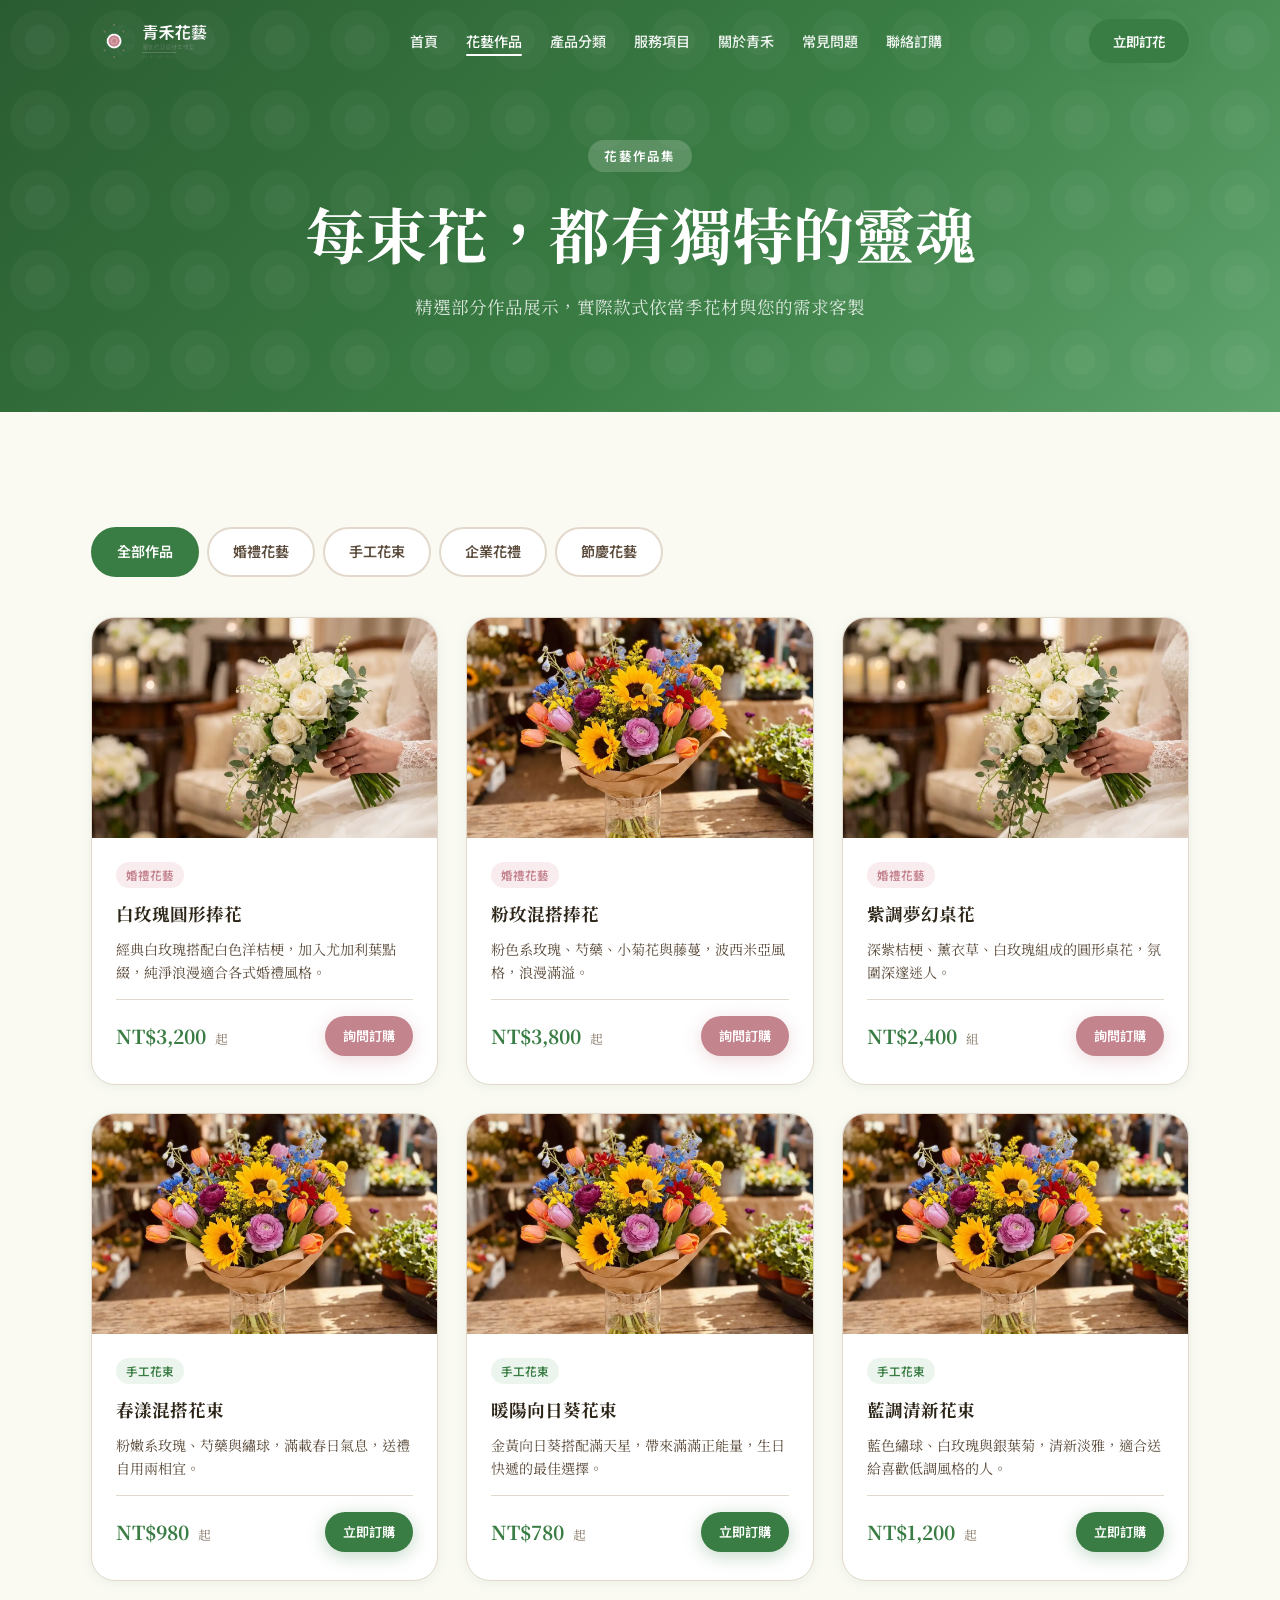
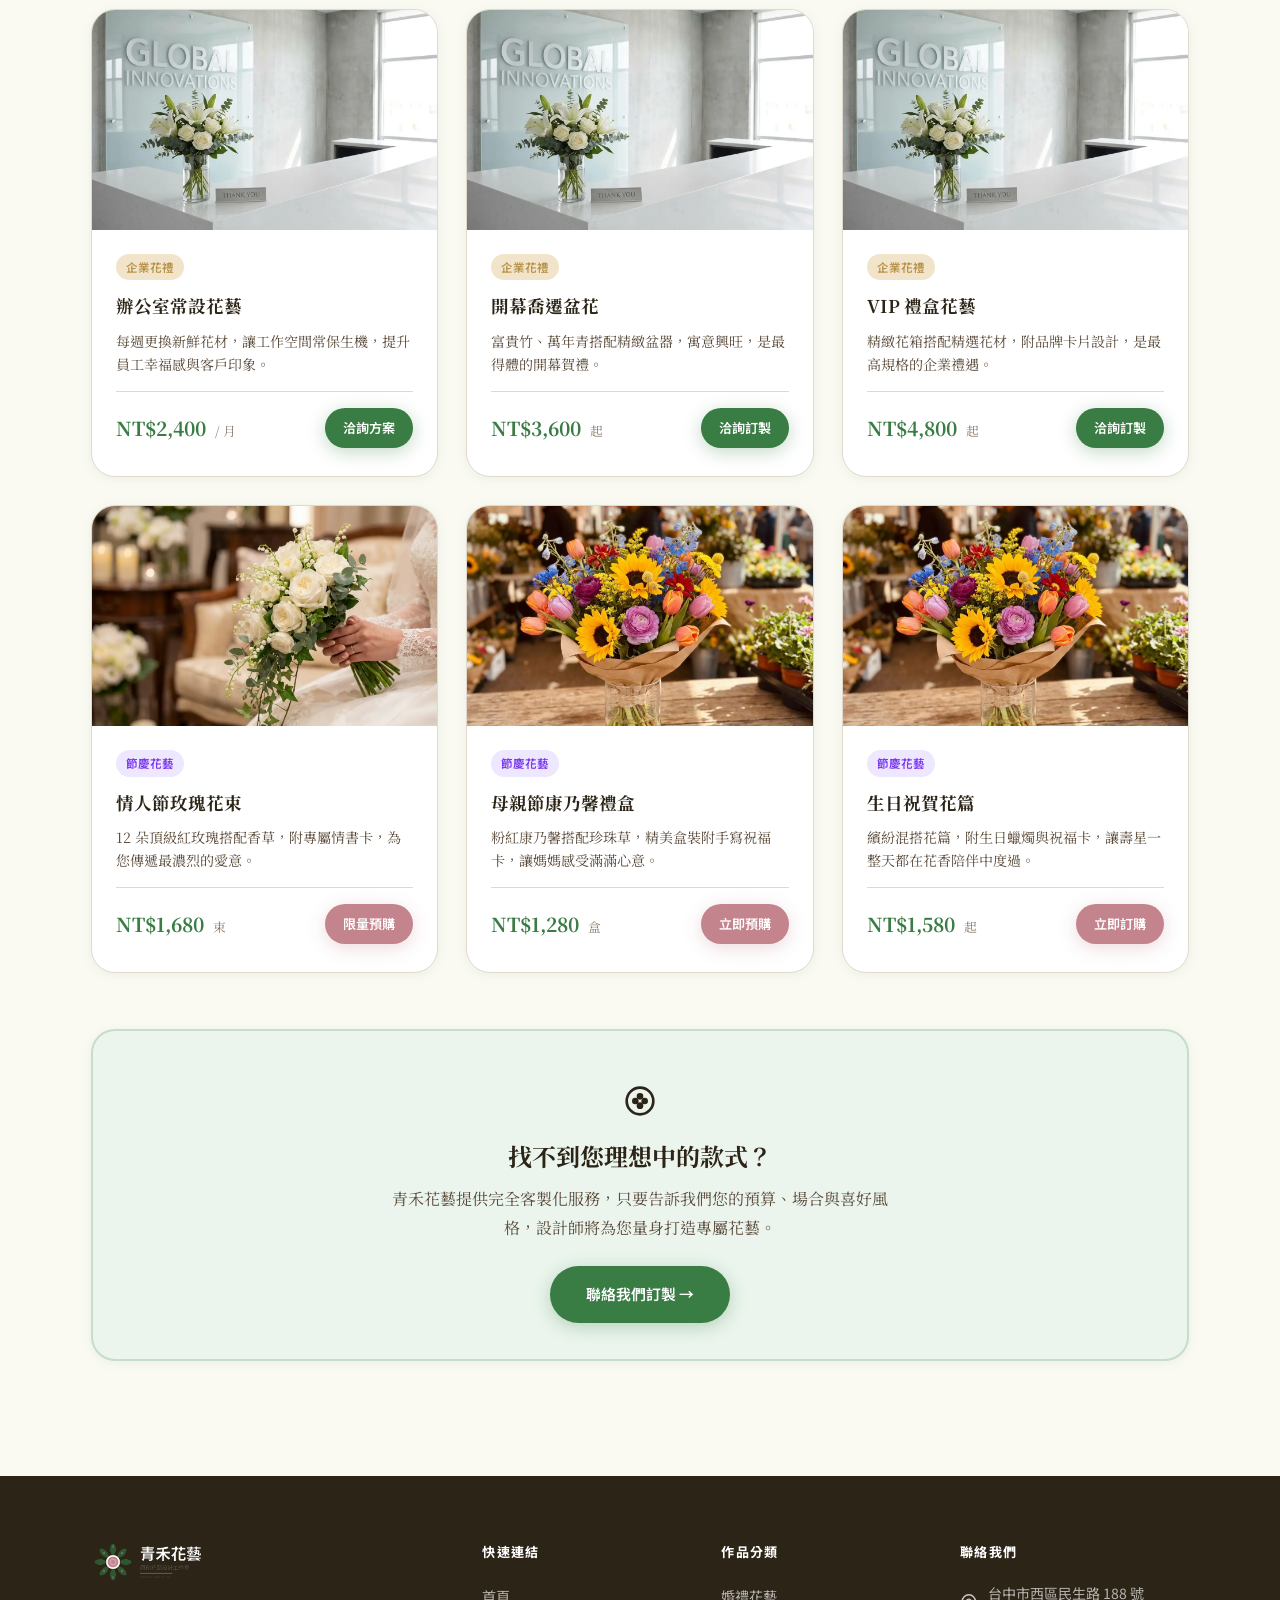
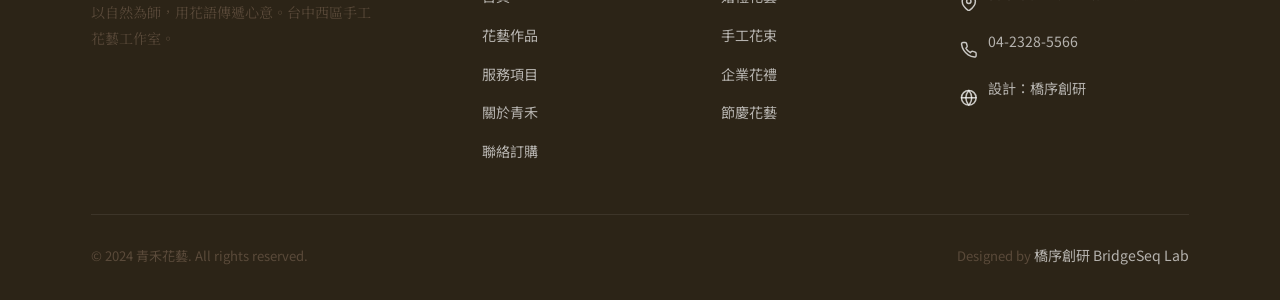
<file: products.html>
<!DOCTYPE html>
<html lang="zh-TW">
<head>
<meta charset="UTF-8">
<meta name="viewport" content="width=device-width, initial-scale=1.0">
<title>花藝作品 — 青禾花藝｜台中手工花束・婚禮捧花・企業花禮</title>
<meta name="description" content="青禾花藝作品展示，包含婚禮捧花、手綁花束、節日花禮、企業花藝等完整系列，每件作品均由設計師手工訂製。">
<meta property="og:title" content="花藝作品 — 青禾花藝">
<meta property="og:type" content="website">
<meta property="og:url" content="https://izzo24.github.io/qinghe-florist/products.html">
<link rel="canonical" href="https://izzo24.github.io/qinghe-florist/products.html">
<link rel="preconnect" href="https://fonts.googleapis.com">
<link href="https://fonts.googleapis.com/css2?family=Noto+Serif+TC:wght@400;700&family=Noto+Sans+TC:wght@400;500;600;700&display=swap" rel="stylesheet">
<link rel="stylesheet" href="css/style.css">
<style>
.flower-card { transition: opacity 0.3s, transform 0.3s, box-shadow 0.35s, transform 0.35s; }
.products-grid { display: grid; grid-template-columns: repeat(auto-fill, minmax(280px, 1fr)); gap: 28px; }
.product-tag {
  display: inline-block;
  font-size: 0.72rem;
  font-weight: 600;
  padding: 3px 10px;
  border-radius: 999px;
  margin-bottom: 10px;
  font-family: 'Noto Sans TC', sans-serif;
}
.tag-wedding { background: var(--rose-pale); color: var(--rose); }
.tag-daily { background: var(--primary-pale); color: var(--primary); }
.tag-corporate { background: var(--gold-light); color: var(--gold); }
.tag-seasonal { background: #EDE7FF; color: #7C3AED; }
.price-tag {
  display: flex;
  justify-content: space-between;
  align-items: center;
  margin-top: 16px;
  padding-top: 16px;
  border-top: 1px solid var(--border);
}

  .site-nav .logo-white { display:block; }
  .site-nav .logo-color { display:none; }
  .site-nav.scrolled .logo-white { display:none; }
  .site-nav.scrolled .logo-color { display:block; }

  /* nav-link 顏色:頂部(深色 hero 上)用白色,滾動後(奶白底)用深色 */
  .site-nav .nav-link { color: rgba(255,255,255,0.92); }
  .site-nav .nav-link:hover,
  .site-nav .nav-link.active { color: #fff; }
  .site-nav .nav-link::after { background: #fff; }
  .site-nav.scrolled .nav-link { color: var(--text-mid); }
  .site-nav.scrolled .nav-link:hover,
  .site-nav.scrolled .nav-link.active { color: var(--primary); }
  .site-nav.scrolled .nav-link::after { background: var(--primary); }
</style>
</head>
<body>
<div class="page-loader">
  <div class="loader-flower"><svg xmlns="http://www.w3.org/2000/svg" viewBox="0 0 24 24" width="1em" height="1em" fill="currentColor" style="display:inline-block;vertical-align:middle"><circle cx="12" cy="12" r="3" fill="currentColor"/><path d="M12 2a3 3 0 0 0-3 3 3 3 0 0 0 3-3zM12 19a3 3 0 0 0 3 3 3 3 0 0 0-3-3zM2 12a3 3 0 0 0 3 3 3 3 0 0 0-3-3zM19 12a3 3 0 0 0 3-3 3 3 0 0 0-3 3z"/><circle cx="6.5" cy="6.5" r="2.5"/><circle cx="17.5" cy="17.5" r="2.5"/><circle cx="6.5" cy="17.5" r="2.5"/><circle cx="17.5" cy="6.5" r="2.5"/></svg></div>
  <div class="loader-text">載入作品集中</div>
</div>

<nav class="site-nav">
  <div class="container">
    <div class="nav-inner">
      <a href="index.html" class="nav-logo">
        <img src="logos/qinghe-florist-logo-white.png" alt="青禾花藝" class="logo-white" style="height:46px;width:auto;">
          <img src="logos/qinghe-florist-logo.png" alt="青禾花藝" class="logo-color" style="height:46px;width:auto">
      </a>
      <ul class="nav-links">
        <li><a href="index.html" class="nav-link">首頁</a></li>
        <li><a href="products.html" class="nav-link">花藝作品</a></li><li><a href="category.html" class="nav-link">產品分類</a></li>
        <li><a href="services.html" class="nav-link">服務項目</a></li>
        <li><a href="about.html" class="nav-link">關於青禾</a></li>
        <li><a href="faq.html" class="nav-link">常見問題</a></li><li><a href="contact.html" class="nav-link">聯絡訂購</a></li>
      </ul>
      <a href="contact.html" class="btn btn-primary nav-cta">立即訂花</a>
      <button class="nav-hamburger" aria-label="開啟選單"><span></span><span></span><span></span></button>
    </div>
  </div>
</nav>
<nav class="nav-mobile">
  <button class="nav-mobile-close">✕</button>
  <a href="index.html" class="nav-link">首頁</a>
  <a href="products.html" class="nav-link">花藝作品</a>
  <a href="services.html" class="nav-link">服務項目</a>
  <a href="about.html" class="nav-link">關於青禾</a>
  <a href="faq.html" class="nav-link">常見問題</a>
  <a href="contact.html" class="nav-link">聯絡訂購</a>
  <a href="contact.html" class="btn btn-primary">立即訂花</a>
</nav>

<header class="page-hero" aria-labelledby="page-title">
  <div class="page-hero-content container">
    <span class="eyebrow">花藝作品集</span>
    <h1 id="page-title">每束花，都有獨特的靈魂</h1>
    <p>精選部分作品展示，實際款式依當季花材與您的需求客製</p>
  </div>
</header>

<section>
  <div class="container">
    <!-- Filter Tabs -->
    <div class="tab-list reveal" role="tablist" aria-label="篩選類別">
      <button class="tab-btn active" data-filter="all" role="tab">全部作品</button>
      <button class="tab-btn" data-filter="wedding" role="tab">婚禮花藝</button>
      <button class="tab-btn" data-filter="daily" role="tab">手工花束</button>
      <button class="tab-btn" data-filter="corporate" role="tab">企業花禮</button>
      <button class="tab-btn" data-filter="seasonal" role="tab">節慶花藝</button>
    </div>

    <div class="products-grid">
      <!-- Wedding -->
      <div class="flower-card reveal" data-category="wedding">
        <div class="flower-card-img" style="background: linear-gradient(135deg, #F9ECEE 0%, #FFF5F7 100%);"><img src="images/product-wedding.webp" alt="婚禮戒飾花藝" style="width:100%;height:100%;object-fit:cover;position:absolute;top:0;left:0;" loading="lazy"></div>
        <div class="flower-card-body">
          <span class="product-tag tag-wedding">婚禮花藝</span>
          <div class="flower-card-title">白玫瑰圓形捧花</div>
          <div class="flower-card-desc">經典白玫瑰搭配白色洋桔梗，加入尤加利葉點綴，純淨浪漫適合各式婚禮風格。</div>
          <div class="price-tag">
            <div class="flower-card-price">NT$3,200 <span>起</span></div>
            <a href="contact.html" class="btn btn-rose" style="padding:8px 18px;font-size:0.82rem">詢問訂購</a>
          </div>
        </div>
      </div>
      <div class="flower-card reveal reveal-delay-1" data-category="wedding">
        <div class="flower-card-img" style="background: linear-gradient(135deg, #FFF0F5 0%, #F9ECEE 100%);"><img src="images/product-daily.webp" alt="玫瑰花束" style="width:100%;height:100%;object-fit:cover;position:absolute;top:0;left:0;" loading="lazy"></div>
        <div class="flower-card-body">
          <span class="product-tag tag-wedding">婚禮花藝</span>
          <div class="flower-card-title">粉玫混搭捧花</div>
          <div class="flower-card-desc">粉色系玫瑰、芍藥、小菊花與藤蔓，波西米亞風格，浪漫滿溢。</div>
          <div class="price-tag">
            <div class="flower-card-price">NT$3,800 <span>起</span></div>
            <a href="contact.html" class="btn btn-rose" style="padding:8px 18px;font-size:0.82rem">詢問訂購</a>
          </div>
        </div>
      </div>
      <div class="flower-card reveal reveal-delay-2" data-category="wedding">
        <div class="flower-card-img" style="background: linear-gradient(135deg, #F5F0FF 0%, #EDE7FF 100%);"><img src="images/product-wedding.webp" alt="婚禮場佈" style="width:100%;height:100%;object-fit:cover;position:absolute;top:0;left:0;" loading="lazy"></div>
        <div class="flower-card-body">
          <span class="product-tag tag-wedding">婚禮花藝</span>
          <div class="flower-card-title">紫調夢幻桌花</div>
          <div class="flower-card-desc">深紫桔梗、薰衣草、白玫瑰組成的圓形桌花，氛圍深邃迷人。</div>
          <div class="price-tag">
            <div class="flower-card-price">NT$2,400 <span>組</span></div>
            <a href="contact.html" class="btn btn-rose" style="padding:8px 18px;font-size:0.82rem">詢問訂購</a>
          </div>
        </div>
      </div>

      <!-- Daily -->
      <div class="flower-card reveal" data-category="daily">
        <div class="flower-card-img" style="background: linear-gradient(135deg, #EBF5ED 0%, #F5FBF6 100%);"><img src="images/product-daily.webp" alt="日常鮮花" style="width:100%;height:100%;object-fit:cover;position:absolute;top:0;left:0;" loading="lazy"></div>
        <div class="flower-card-body">
          <span class="product-tag tag-daily">手工花束</span>
          <div class="flower-card-title">春漾混搭花束</div>
          <div class="flower-card-desc">粉嫩系玫瑰、芍藥與繡球，滿載春日氣息，送禮自用兩相宜。</div>
          <div class="price-tag">
            <div class="flower-card-price">NT$980 <span>起</span></div>
            <a href="contact.html" class="btn btn-primary" style="padding:8px 18px;font-size:0.82rem">立即訂購</a>
          </div>
        </div>
      </div>
      <div class="flower-card reveal reveal-delay-1" data-category="daily">
        <div class="flower-card-img" style="background: linear-gradient(135deg, #FFFBF0 0%, #FFF8E7 100%);"><img src="images/product-daily.webp" alt="向日葵花束" style="width:100%;height:100%;object-fit:cover;position:absolute;top:0;left:0;" loading="lazy"></div>
        <div class="flower-card-body">
          <span class="product-tag tag-daily">手工花束</span>
          <div class="flower-card-title">暖陽向日葵花束</div>
          <div class="flower-card-desc">金黃向日葵搭配滿天星，帶來滿滿正能量，生日快遞的最佳選擇。</div>
          <div class="price-tag">
            <div class="flower-card-price">NT$780 <span>起</span></div>
            <a href="contact.html" class="btn btn-primary" style="padding:8px 18px;font-size:0.82rem">立即訂購</a>
          </div>
        </div>
      </div>
      <div class="flower-card reveal reveal-delay-2" data-category="daily">
        <div class="flower-card-img" style="background: linear-gradient(135deg, #E8F4FD 0%, #EFF8FF 100%);"><img src="images/product-daily.webp" alt="混合花束" style="width:100%;height:100%;object-fit:cover;position:absolute;top:0;left:0;" loading="lazy"></div>
        <div class="flower-card-body">
          <span class="product-tag tag-daily">手工花束</span>
          <div class="flower-card-title">藍調清新花束</div>
          <div class="flower-card-desc">藍色繡球、白玫瑰與銀葉菊，清新淡雅，適合送給喜歡低調風格的人。</div>
          <div class="price-tag">
            <div class="flower-card-price">NT$1,200 <span>起</span></div>
            <a href="contact.html" class="btn btn-primary" style="padding:8px 18px;font-size:0.82rem">立即訂購</a>
          </div>
        </div>
      </div>

      <!-- Corporate -->
      <div class="flower-card reveal" data-category="corporate">
        <div class="flower-card-img" style="background: linear-gradient(135deg, #F2E4CA 0%, #FDF8F0 100%);"><img src="images/product-corp.webp" alt="企業花禮" style="width:100%;height:100%;object-fit:cover;position:absolute;top:0;left:0;" loading="lazy"></div>
        <div class="flower-card-body">
          <span class="product-tag tag-corporate">企業花禮</span>
          <div class="flower-card-title">辦公室常設花藝</div>
          <div class="flower-card-desc">每週更換新鮮花材，讓工作空間常保生機，提升員工幸福感與客戶印象。</div>
          <div class="price-tag">
            <div class="flower-card-price">NT$2,400 <span>/ 月</span></div>
            <a href="contact.html" class="btn btn-primary" style="padding:8px 18px;font-size:0.82rem">洽詢方案</a>
          </div>
        </div>
      </div>
      <div class="flower-card reveal reveal-delay-1" data-category="corporate">
        <div class="flower-card-img" style="background: linear-gradient(135deg, #E8F5F0 0%, #F0FAF5 100%);"><img src="images/product-corp.webp" alt="綠植盆栽" style="width:100%;height:100%;object-fit:cover;position:absolute;top:0;left:0;" loading="lazy"></div>
        <div class="flower-card-body">
          <span class="product-tag tag-corporate">企業花禮</span>
          <div class="flower-card-title">開幕喬遷盆花</div>
          <div class="flower-card-desc">富貴竹、萬年青搭配精緻盆器，寓意興旺，是最得體的開幕賀禮。</div>
          <div class="price-tag">
            <div class="flower-card-price">NT$3,600 <span>起</span></div>
            <a href="contact.html" class="btn btn-primary" style="padding:8px 18px;font-size:0.82rem">洽詢訂製</a>
          </div>
        </div>
      </div>
      <div class="flower-card reveal reveal-delay-2" data-category="corporate">
        <div class="flower-card-img" style="background: linear-gradient(135deg, #FFF9E6 0%, #FFFBF0 100%);"><img src="images/product-corp.webp" alt="獎典花禮" style="width:100%;height:100%;object-fit:cover;position:absolute;top:0;left:0;" loading="lazy"></div>
        <div class="flower-card-body">
          <span class="product-tag tag-corporate">企業花禮</span>
          <div class="flower-card-title">VIP 禮盒花藝</div>
          <div class="flower-card-desc">精緻花箱搭配精選花材，附品牌卡片設計，是最高規格的企業禮遇。</div>
          <div class="price-tag">
            <div class="flower-card-price">NT$4,800 <span>起</span></div>
            <a href="contact.html" class="btn btn-primary" style="padding:8px 18px;font-size:0.82rem">洽詢訂製</a>
          </div>
        </div>
      </div>

      <!-- Seasonal -->
      <div class="flower-card reveal" data-category="seasonal">
        <div class="flower-card-img" style="background: linear-gradient(135deg, #FFE8EC 0%, #FFF0F5 100%);"><img src="images/product-wedding.webp" alt="愛情花束" style="width:100%;height:100%;object-fit:cover;position:absolute;top:0;left:0;" loading="lazy"></div>
        <div class="flower-card-body">
          <span class="product-tag tag-seasonal">節慶花藝</span>
          <div class="flower-card-title">情人節玫瑰花束</div>
          <div class="flower-card-desc">12 朵頂級紅玫瑰搭配香草，附專屬情書卡，為您傳遞最濃烈的愛意。</div>
          <div class="price-tag">
            <div class="flower-card-price">NT$1,680 <span>束</span></div>
            <a href="contact.html" class="btn btn-rose" style="padding:8px 18px;font-size:0.82rem">限量預購</a>
          </div>
        </div>
      </div>
      <div class="flower-card reveal reveal-delay-1" data-category="seasonal">
        <div class="flower-card-img" style="background: linear-gradient(135deg, #FFF8E6 0%, #FFFBF0 100%);"><img src="images/product-daily.webp" alt="雛菊花束" style="width:100%;height:100%;object-fit:cover;position:absolute;top:0;left:0;" loading="lazy"></div>
        <div class="flower-card-body">
          <span class="product-tag tag-seasonal">節慶花藝</span>
          <div class="flower-card-title">母親節康乃馨禮盒</div>
          <div class="flower-card-desc">粉紅康乃馨搭配珍珠草，精美盒裝附手寫祝福卡，讓媽媽感受滿滿心意。</div>
          <div class="price-tag">
            <div class="flower-card-price">NT$1,280 <span>盒</span></div>
            <a href="contact.html" class="btn btn-rose" style="padding:8px 18px;font-size:0.82rem">立即預購</a>
          </div>
        </div>
      </div>
      <div class="flower-card reveal reveal-delay-2" data-category="seasonal">
        <div class="flower-card-img" style="background: linear-gradient(135deg, #FEF3C7 0%, #FFFBEB 100%);"><img src="images/product-daily.webp" alt="生日花禮" style="width:100%;height:100%;object-fit:cover;position:absolute;top:0;left:0;" loading="lazy"></div>
        <div class="flower-card-body">
          <span class="product-tag tag-seasonal">節慶花藝</span>
          <div class="flower-card-title">生日祝賀花篇</div>
          <div class="flower-card-desc">繽紛混搭花篇，附生日蠟燭與祝福卡，讓壽星一整天都在花香陪伴中度過。</div>
          <div class="price-tag">
            <div class="flower-card-price">NT$1,580 <span>起</span></div>
            <a href="contact.html" class="btn btn-rose" style="padding:8px 18px;font-size:0.82rem">立即訂購</a>
          </div>
        </div>
      </div>
    </div>

    <!-- Custom order note -->
    <div class="card reveal" style="margin-top: 56px; background: var(--primary-pale); border: 2px solid rgba(58,125,68,0.2); text-align: center;">
      <div style="font-size: 2rem; margin-bottom: 16px;"><svg xmlns="http://www.w3.org/2000/svg" viewBox="0 0 24 24" width="1em" height="1em" fill="none" stroke="currentColor" stroke-width="2" stroke-linecap="round" stroke-linejoin="round" style="display:inline-block;vertical-align:middle"><circle cx="12" cy="12" r="10"/><circle cx="8.5" cy="12" r="1.5" fill="currentColor"/><circle cx="12" cy="8.5" r="1.5" fill="currentColor"/><circle cx="15.5" cy="12" r="1.5" fill="currentColor"/><circle cx="12" cy="15.5" r="1.5" fill="currentColor"/></svg></div>
      <h3 style="margin-bottom: 12px;">找不到您理想中的款式？</h3>
      <p style="max-width: 500px; margin: 0 auto 24px;">青禾花藝提供完全客製化服務，只要告訴我們您的預算、場合與喜好風格，設計師將為您量身打造專屬花藝。</p>
      <a href="contact.html" class="btn btn-primary">聯絡我們訂製 →</a>
    </div>
  </div>
</section>

<footer class="site-footer">
  <div class="container">
    <div class="footer-grid">
      <div class="footer-brand">
        <img src="./logos/qinghe-florist-logo-white.png" alt="青禾花藝" style="height:44px;width:auto;display:block;margin-bottom:16px;">
        <p>以自然為師，用花語傳遞心意。台中西區手工花藝工作室。</p>
      </div>
      <div>
        <div class="footer-heading">快速連結</div>
        <ul class="footer-links">
          <li><a href="index.html" class="footer-link">首頁</a></li>
          <li><a href="products.html" class="footer-link">花藝作品</a></li>
          <li><a href="services.html" class="footer-link">服務項目</a></li>
          <li><a href="about.html" class="footer-link">關於青禾</a></li>
          <li><a href="contact.html" class="footer-link">聯絡訂購</a></li>
        </ul>
      </div>
      <div>
        <div class="footer-heading">作品分類</div>
        <ul class="footer-links">
          <li><a href="products.html" class="footer-link">婚禮花藝</a></li>
          <li><a href="products.html" class="footer-link">手工花束</a></li>
          <li><a href="products.html" class="footer-link">企業花禮</a></li>
          <li><a href="products.html" class="footer-link">節慶花藝</a></li>
        </ul>
      </div>
      <div>
        <div class="footer-heading">聯絡我們</div>
        <div class="footer-contact-item"><div class="footer-contact-icon"><svg xmlns="http://www.w3.org/2000/svg" viewBox="0 0 24 24" width="1em" height="1em" fill="none" stroke="currentColor" stroke-width="2" stroke-linecap="round" stroke-linejoin="round" style="display:inline-block;vertical-align:middle"><path d="M21 10c0 7-9 13-9 13s-9-6-9-13a9 9 0 0 1 18 0z"/><circle cx="12" cy="10" r="3"/></svg></div><div class="footer-contact-text">台中市西區民生路 188 號</div></div>
        <div class="footer-contact-item"><div class="footer-contact-icon"><svg xmlns="http://www.w3.org/2000/svg" viewBox="0 0 24 24" width="1em" height="1em" fill="none" stroke="currentColor" stroke-width="2" stroke-linecap="round" stroke-linejoin="round" style="display:inline-block;vertical-align:middle"><path d="M22 16.92v3a2 2 0 0 1-2.18 2 19.79 19.79 0 0 1-8.63-3.07 19.5 19.5 0 0 1-6-6 19.79 19.79 0 0 1-3.07-8.67A2 2 0 0 1 4 2h3a2 2 0 0 1 2 1.72 12.84 12.84 0 0 0 .7 2.81 2 2 0 0 1-.45 2.11L8.09 9.91a16 16 0 0 0 6 6l1.27-1.27a2 2 0 0 1 2.11-.45 12.84 12.84 0 0 0 2.81.7A2 2 0 0 1 22 16.92z"/></svg></div><div class="footer-contact-text">04-2328-5566</div></div>
        <div class="footer-contact-item"><div class="footer-contact-icon"><svg xmlns="http://www.w3.org/2000/svg" viewBox="0 0 24 24" width="1em" height="1em" fill="none" stroke="currentColor" stroke-width="2" stroke-linecap="round" stroke-linejoin="round" style="display:inline-block;vertical-align:middle"><circle cx="12" cy="12" r="10"/><line x1="2" y1="12" x2="22" y2="12"/><path d="M12 2a15.3 15.3 0 0 1 4 10 15.3 15.3 0 0 1-4 10 15.3 15.3 0 0 1-4-10 15.3 15.3 0 0 1 4-10z"/></svg></div><div class="footer-contact-text"><a href="https://bridgeseqlab.com" class="footer-link" target="_blank" rel="noopener">設計：橋序創研</a></div></div>
      </div>
    </div>
    <div class="footer-bottom">
      <p>© 2024 青禾花藝. All rights reserved.</p>
      <p>Designed by <a href="https://bridgeseqlab.com" class="footer-link" target="_blank" rel="noopener">橋序創研 BridgeSeq Lab</a></p>
    </div>
  </div>
</footer>

<button class="back-to-top" id="back-to-top" aria-label="回到頂部">↑</button>
<script src="js/main.js"></script>
</body>
</html>
</file>
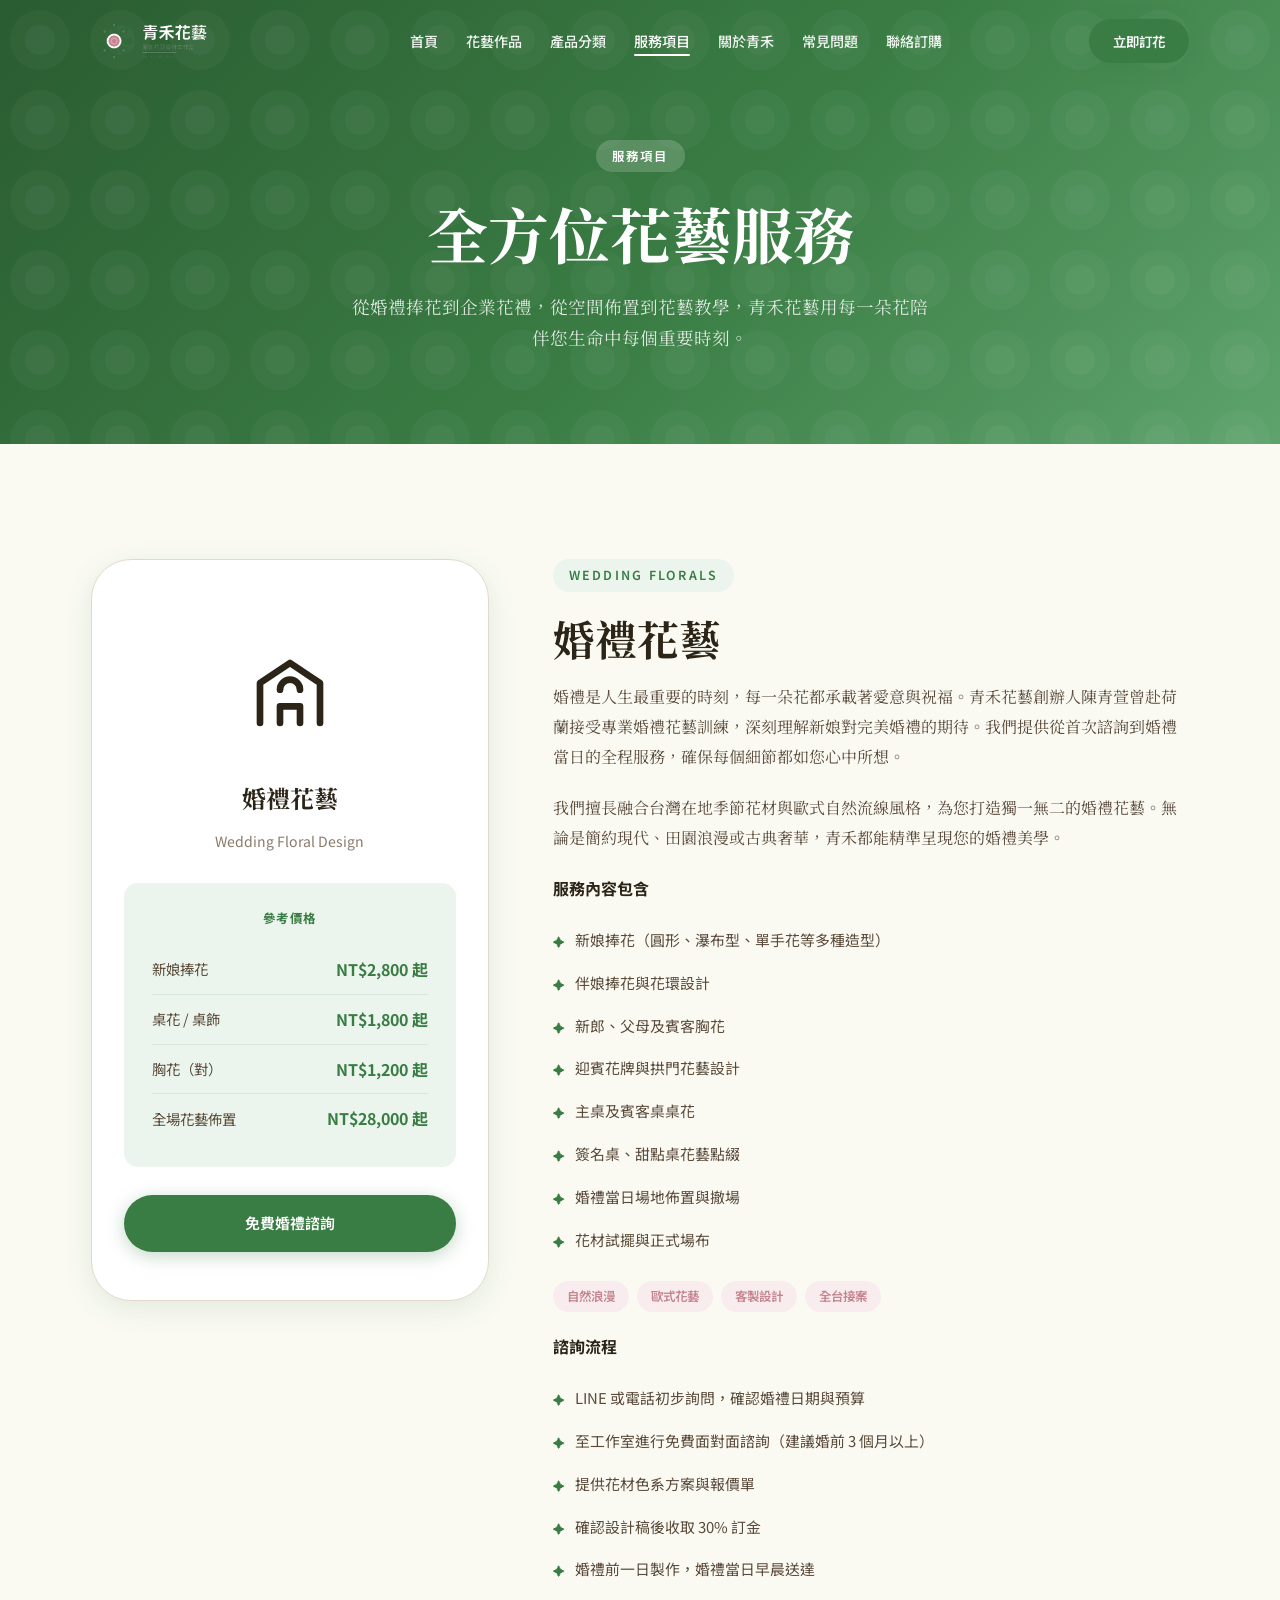
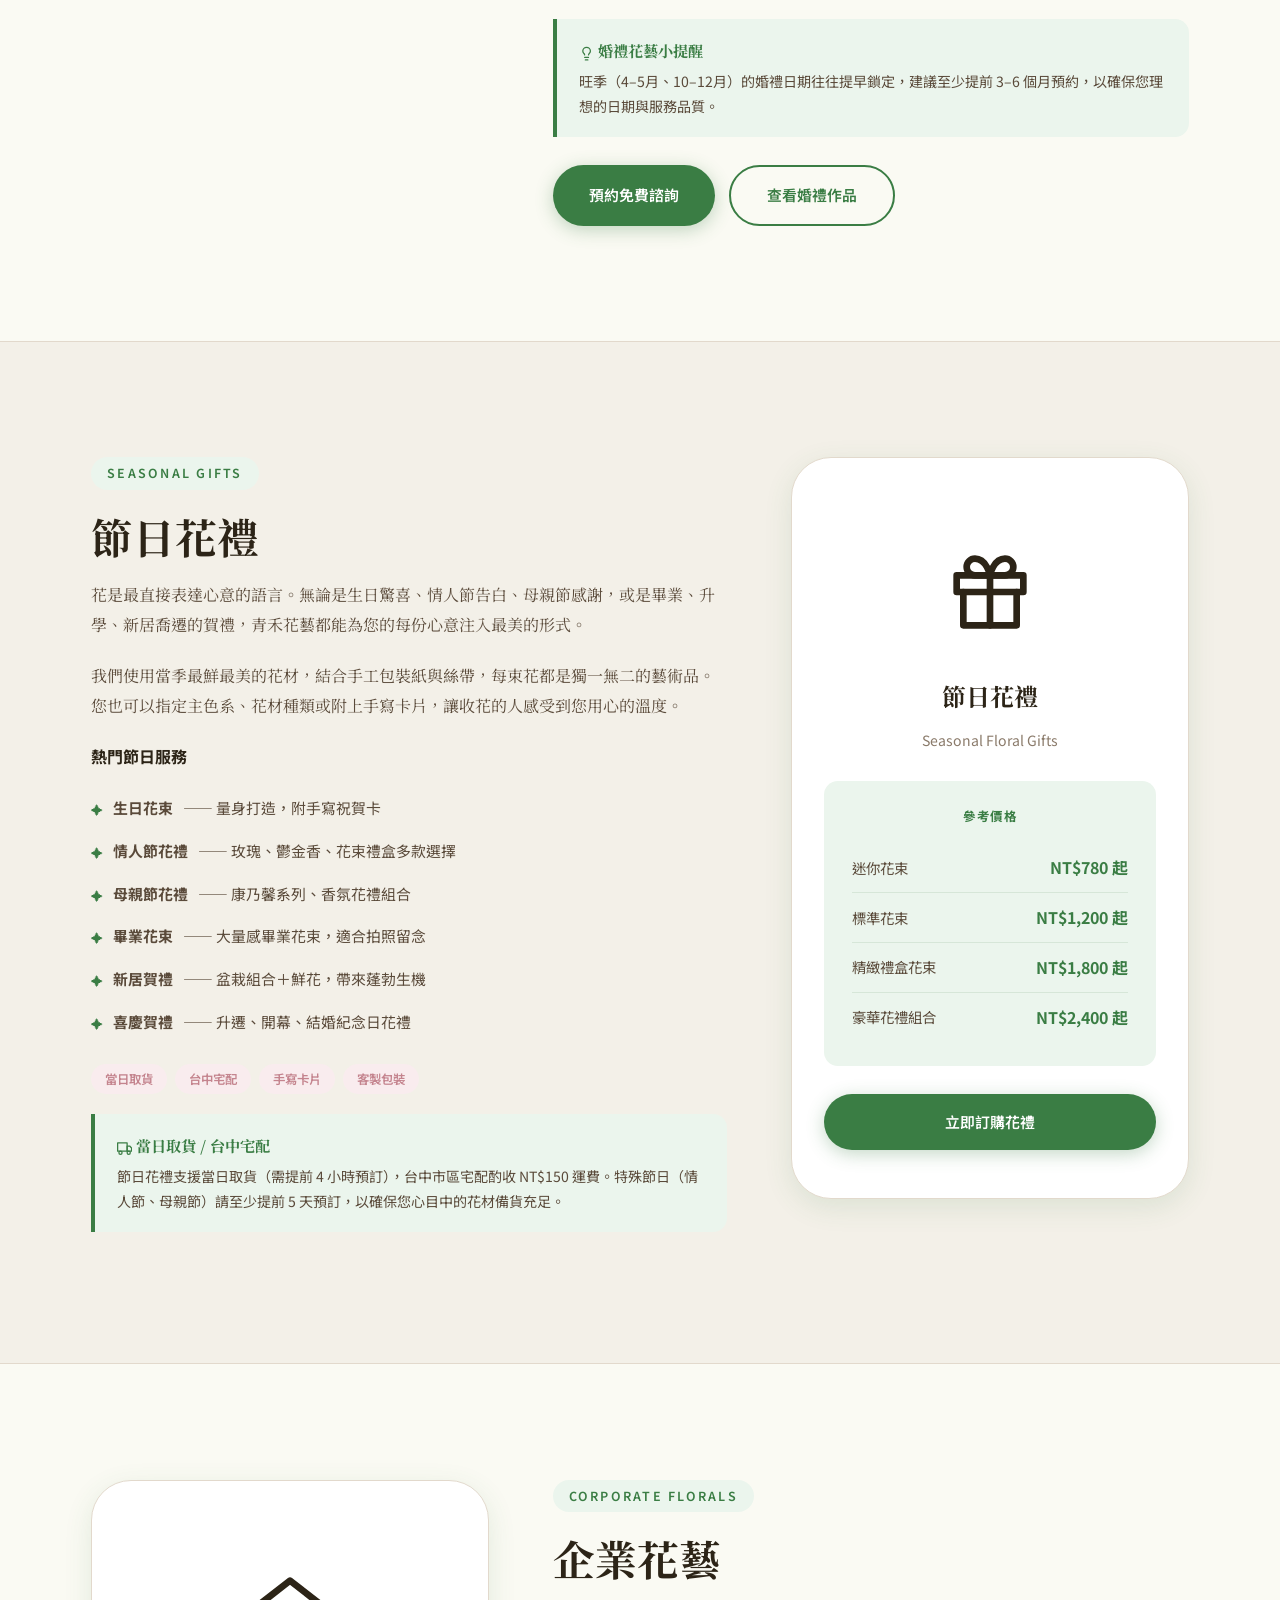
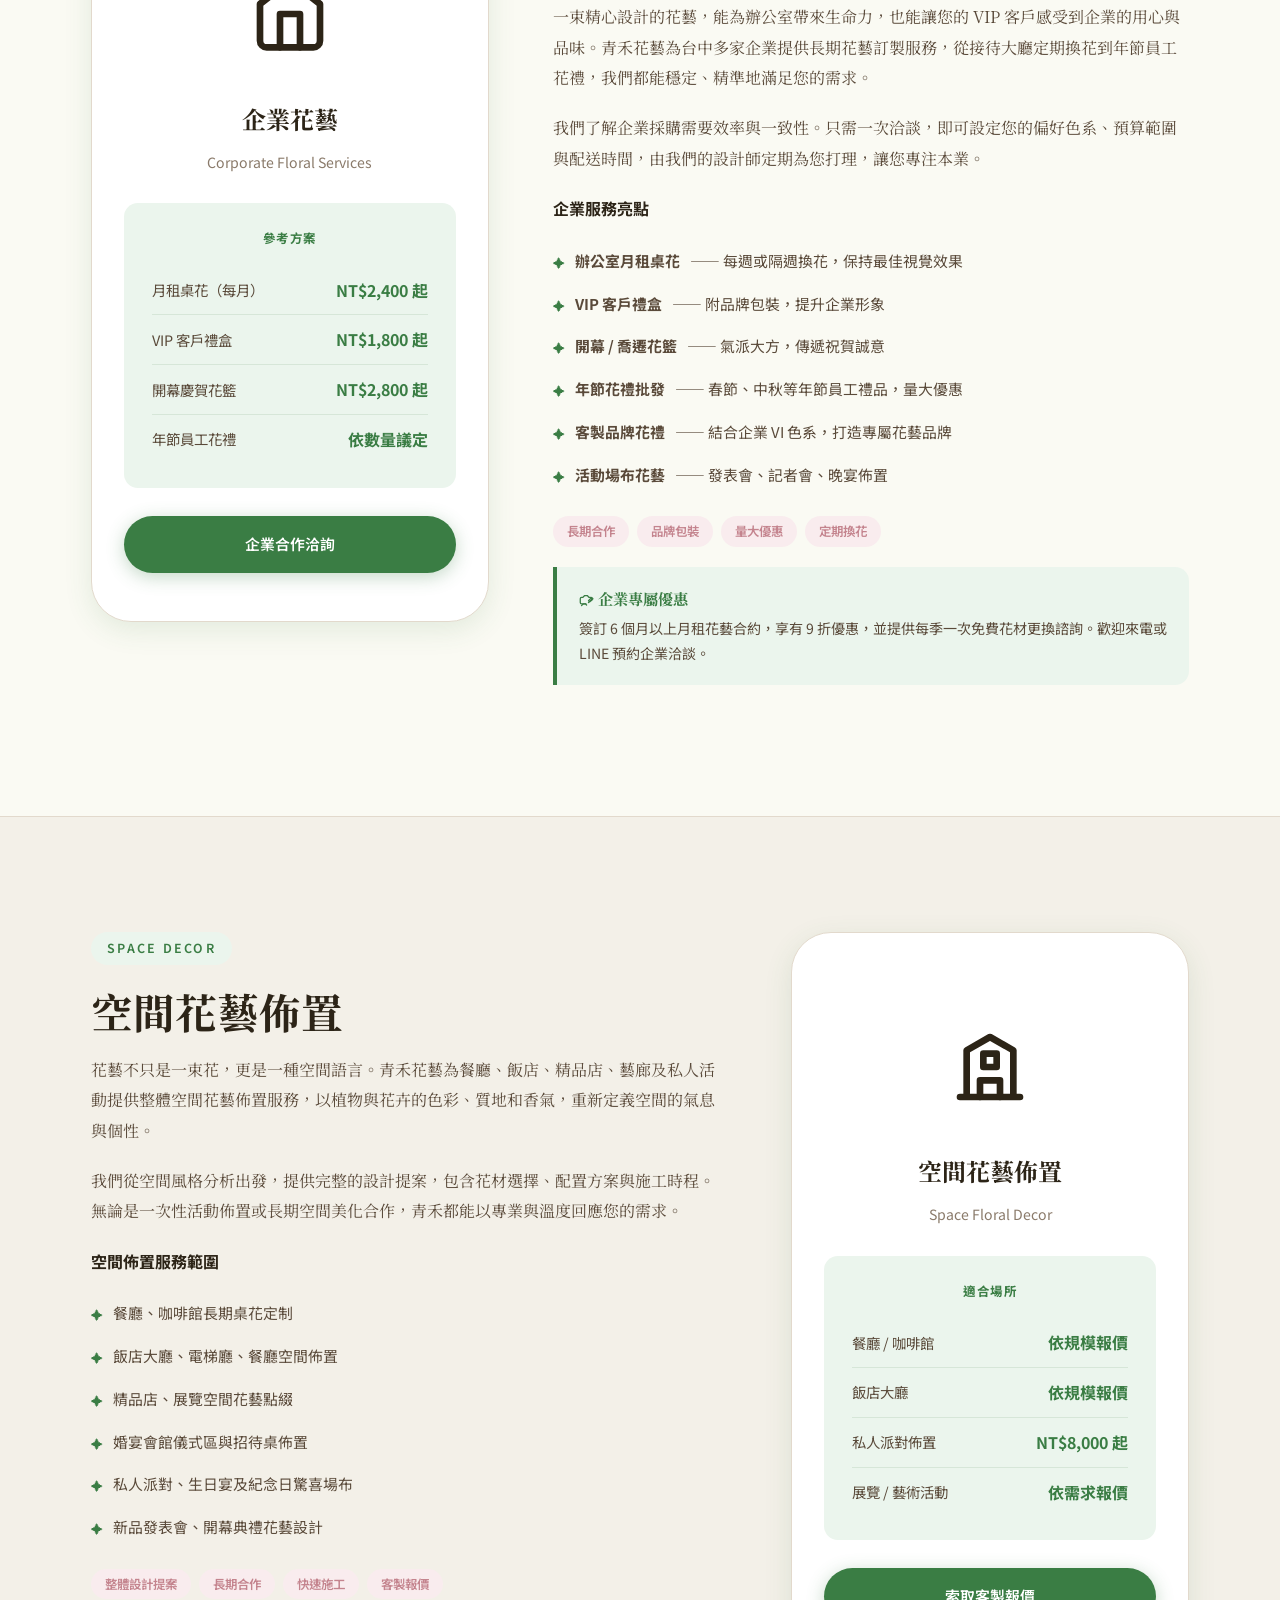
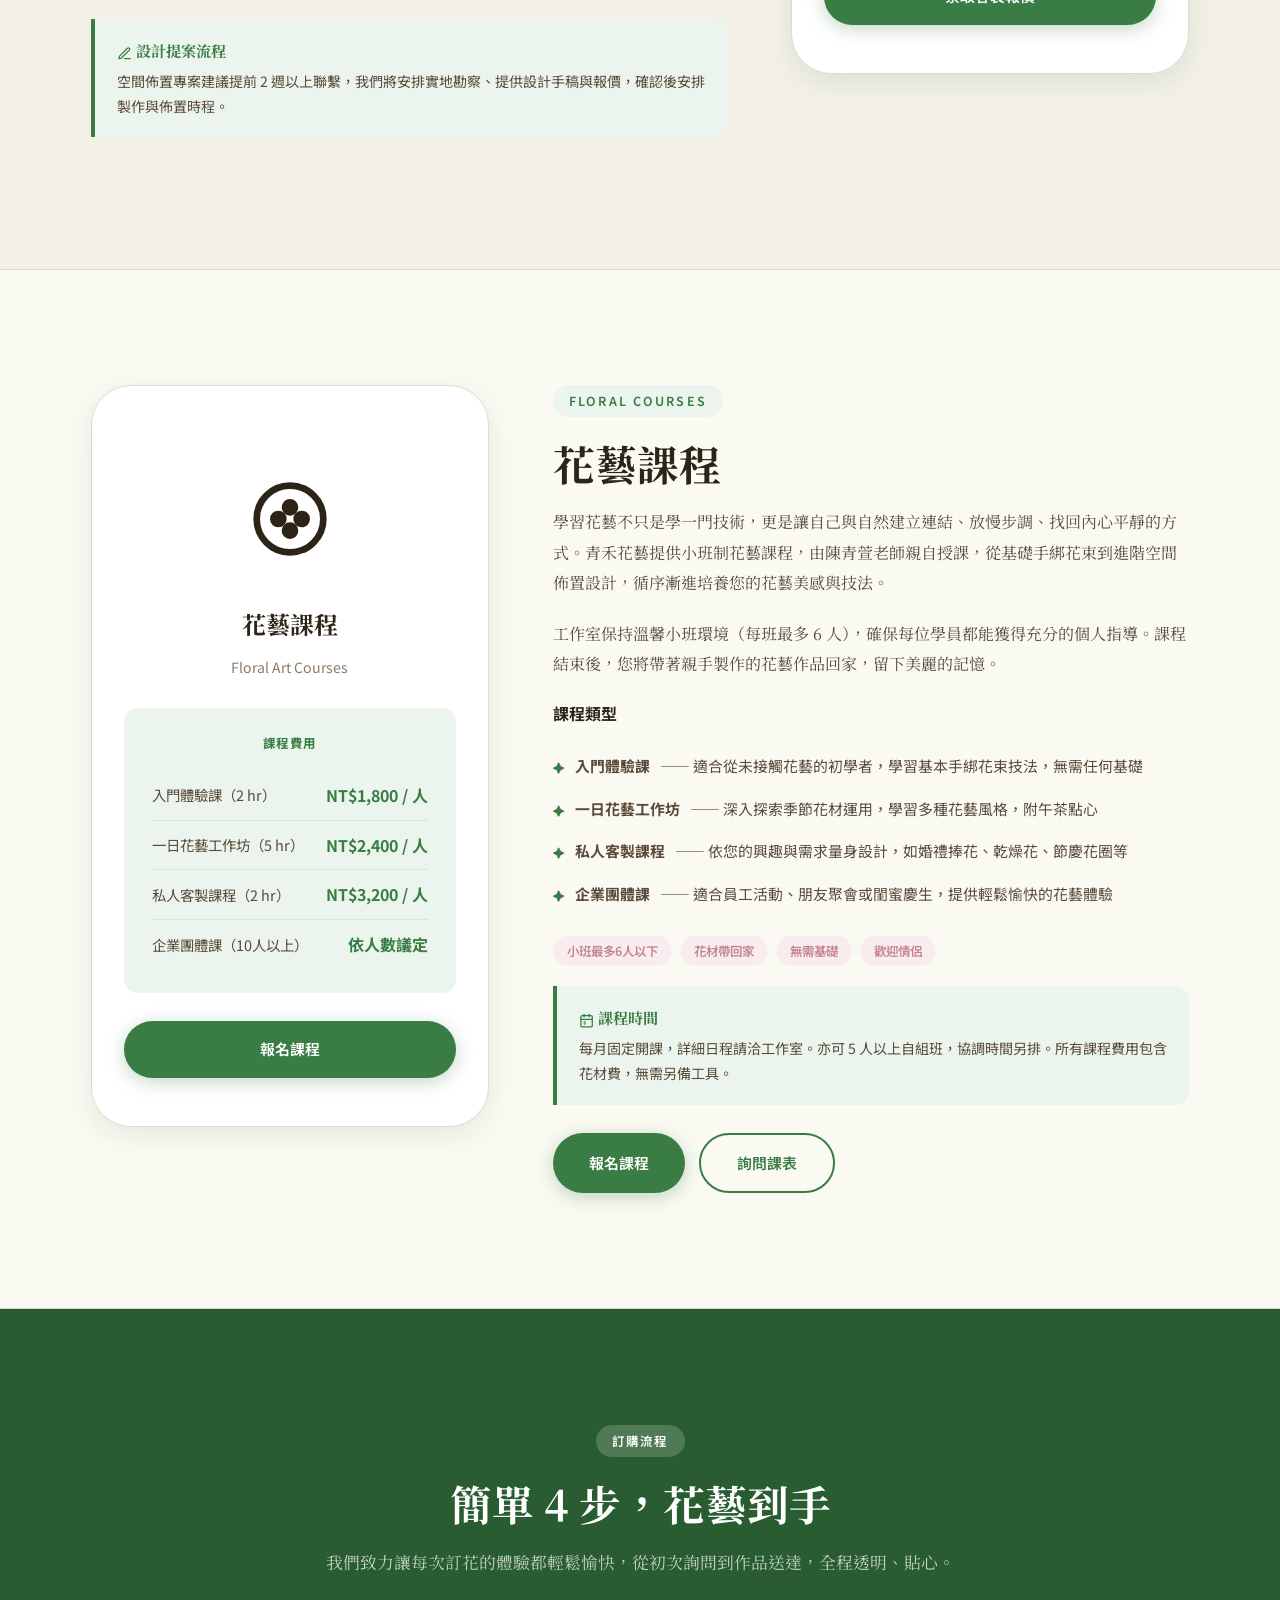
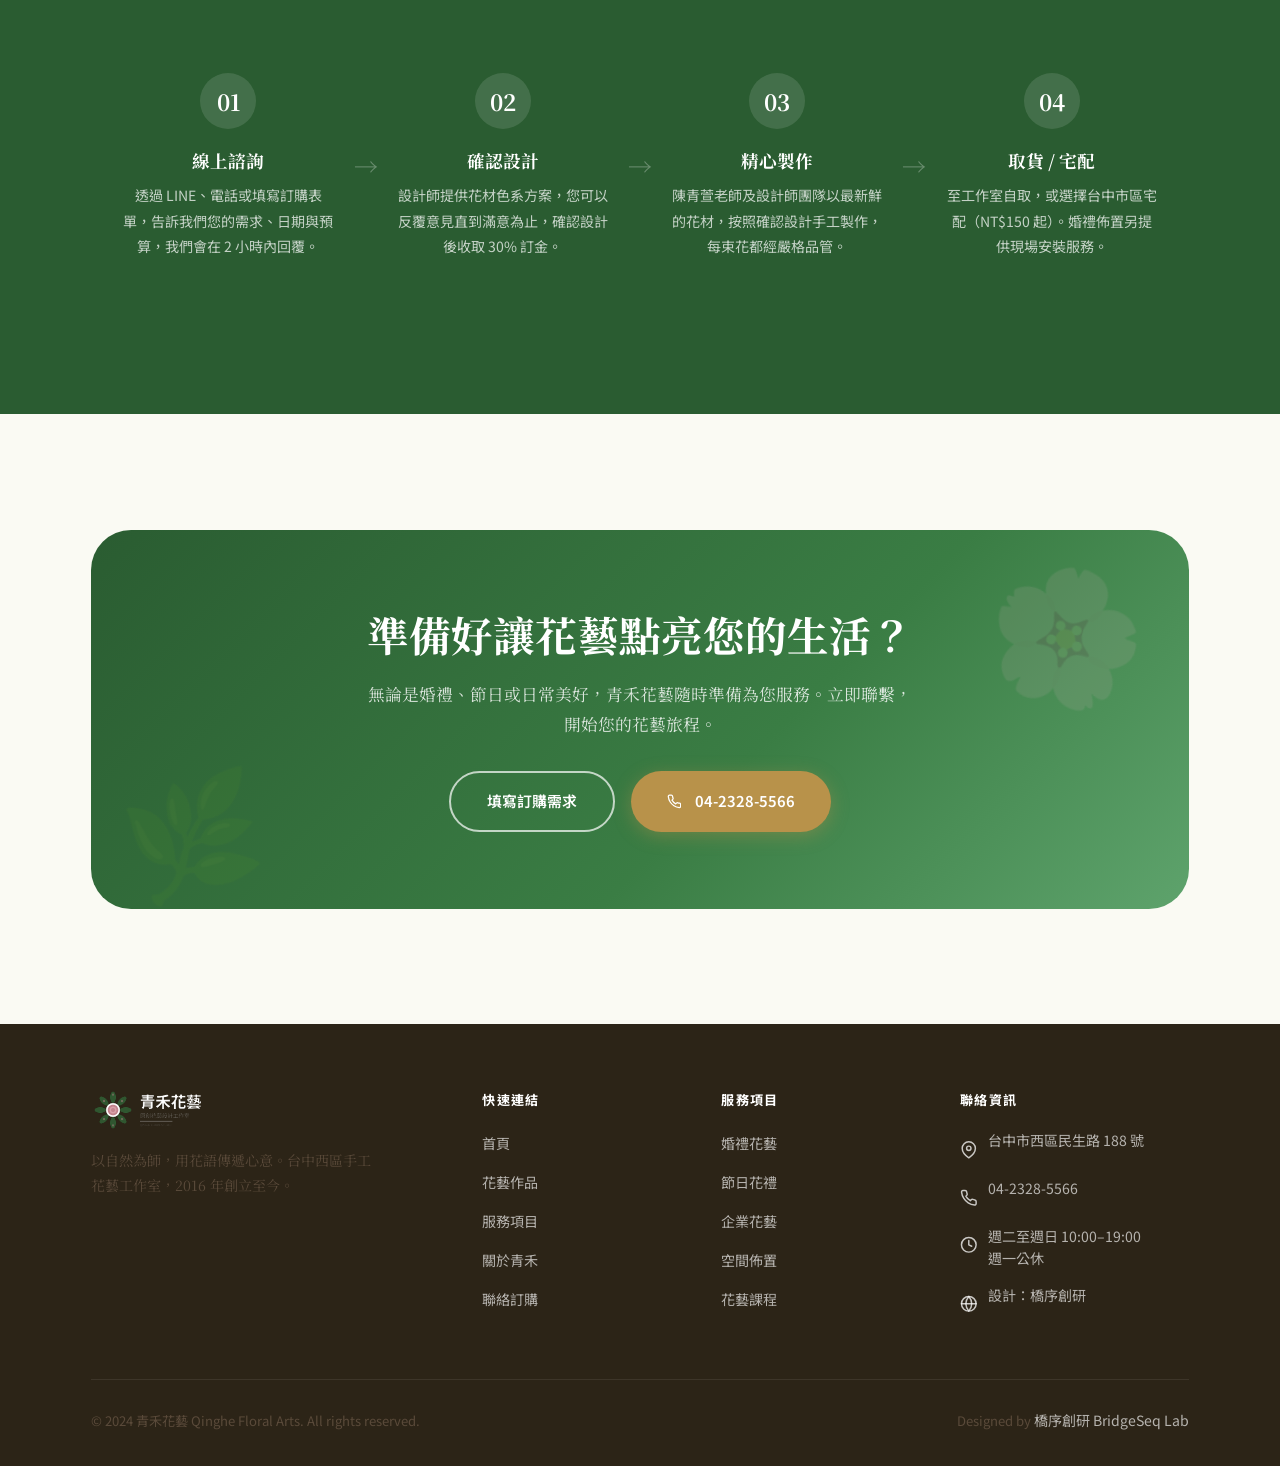
<file: services.html>
<!DOCTYPE html>
<html lang="zh-TW">
<head>
<meta charset="UTF-8">
<meta name="viewport" content="width=device-width, initial-scale=1.0">
<title>服務項目 — 青禾花藝 | 婚禮花藝・節日花禮・企業花禮・花藝課程</title>
<meta name="description" content="青禾花藝提供完整花藝服務：婚禮捧花、節日花束、企業花禮、空間花藝佈置與花藝課程。台中西區手工花藝工作室，陳青萱老師主理，歐洲花藝訓練背景，8年以上經驗。">
<meta name="keywords" content="婚禮花藝,捧花訂製,台中花藝課程,企業花禮,空間佈置花藝,節日花束,台中訂花">
<meta property="og:title" content="服務項目 — 青禾花藝">
<meta property="og:description" content="婚禮捧花、節日花束、企業花禮、空間佈置與花藝課程，台中手工花藝工作室全方位服務。">
<meta property="og:type" content="website">
<meta property="og:url" content="https://izzo24.github.io/qinghe-florist/services.html">
<link rel="canonical" href="https://izzo24.github.io/qinghe-florist/services.html">
<link rel="preconnect" href="https://fonts.googleapis.com">
<link rel="preconnect" href="https://fonts.gstatic.com" crossorigin>
<link href="https://fonts.googleapis.com/css2?family=Noto+Serif+TC:wght@400;700&family=Noto+Sans+TC:wght@400;500;600;700&display=swap" rel="stylesheet">
<link rel="stylesheet" href="css/style.css">
<script type="application/ld+json">
{
  "@context": "https://schema.org",
  "@type": "Service",
  "name": "青禾花藝服務",
  "provider": {
    "@type": "LocalBusiness",
    "name": "青禾花藝",
    "url": "https://izzo24.github.io/qinghe-florist/",
    "telephone": "04-2328-5566",
    "address": {
      "@type": "PostalAddress",
      "streetAddress": "民生路 188 號",
      "addressLocality": "台中市西區",
      "addressCountry": "TW"
    }
  },
  "serviceType": ["婚禮花藝", "節日花禮", "企業花禮", "空間花藝佈置", "花藝課程"],
  "areaServed": "台中市",
  "url": "https://izzo24.github.io/qinghe-florist/services.html"
}
</script>
<style>
/* ——  Services page styles  —— */
.service-section {
  padding: clamp(72px, 9vw, 120px) 0;
  border-bottom: 1px solid var(--border);
}
.service-section:last-of-type { border-bottom: none; }
.service-section:nth-child(even) { background: var(--bg-alt); }

.service-layout {
  display: grid;
  grid-template-columns: 1fr 1.6fr;
  gap: 64px;
  align-items: start;
}
.service-layout.reverse { direction: rtl; }
.service-layout.reverse > * { direction: ltr; }

.service-visual {
  position: sticky;
  top: 100px;
  background: white;
  border-radius: var(--radius-xl);
  padding: 48px 32px;
  text-align: center;
  box-shadow: var(--shadow-md);
  border: 1px solid var(--border);
}
.service-emoji {
  font-size: 5rem;
  margin-bottom: 24px;
  display: block;
  animation: floatPetal 5s ease-in-out infinite;
}
.service-visual-title {
  font-size: 1.5rem;
  font-weight: 700;
  color: var(--text);
  margin-bottom: 10px;
  font-family: 'Noto Serif TC', serif;
}
.service-visual-sub {
  font-size: 0.88rem;
  color: var(--text-light);
  font-family: 'Noto Sans TC', sans-serif;
}

.price-table {
  background: var(--primary-pale);
  border-radius: var(--radius);
  padding: 24px 28px;
  margin: 28px 0;
}
.price-table-title {
  font-size: 0.78rem;
  font-weight: 700;
  color: var(--primary);
  letter-spacing: 0.12em;
  text-transform: uppercase;
  margin-bottom: 16px;
  font-family: 'Noto Sans TC', sans-serif;
}
.price-row {
  display: flex;
  justify-content: space-between;
  align-items: center;
  padding: 10px 0;
  border-bottom: 1px solid rgba(58,125,68,0.12);
  font-family: 'Noto Sans TC', sans-serif;
}
.price-row:last-child { border-bottom: none; }
.price-row-label { font-size: 0.9rem; color: var(--text-mid); }
.price-row-value { font-size: 1rem; font-weight: 700; color: var(--primary); }

.package-list {
  list-style: none;
  margin: 20px 0;
}
.package-list li {
  display: flex;
  align-items: flex-start;
  gap: 10px;
  padding: 8px 0;
  font-size: 0.93rem;
  color: var(--text-mid);
  font-family: 'Noto Sans TC', sans-serif;
}
.package-list li::before {
  content: '✦';
  color: var(--primary);
  font-size: 0.75rem;
  flex-shrink: 0;
  margin-top: 4px;
}

.tag-list { display: flex; flex-wrap: wrap; gap: 8px; margin: 16px 0; }
.tag {
  font-size: 0.78rem;
  padding: 4px 14px;
  border-radius: 999px;
  background: var(--rose-pale);
  color: var(--rose);
  font-family: 'Noto Sans TC', sans-serif;
  font-weight: 600;
}

/* Process section */
.process-section { background: var(--primary-dark); color: white; }
.process-grid {
  display: grid;
  grid-template-columns: repeat(auto-fit, minmax(220px, 1fr));
  gap: 0;
}
.process-step {
  padding: 40px 32px;
  text-align: center;
  position: relative;
}
.process-step:not(:last-child)::after {
  content: '→';
  position: absolute;
  right: -12px;
  top: 50%;
  transform: translateY(-50%);
  font-size: 1.5rem;
  color: rgba(255,255,255,0.3);
  z-index: 1;
}
.process-num {
  width: 56px; height: 56px;
  background: rgba(255,255,255,0.12);
  border-radius: 50%;
  display: flex; align-items: center; justify-content: center;
  font-size: 1.4rem;
  font-weight: 700;
  color: white;
  margin: 0 auto 20px;
  font-family: 'Noto Serif TC', serif;
}
.process-step h3 { color: white; font-size: 1.1rem; margin-bottom: 10px; }
.process-step p { color: rgba(255,255,255,0.72); font-size: 0.88rem; font-family: 'Noto Sans TC', sans-serif; }

.service-detail-text h2 { margin-bottom: 16px; color: var(--text); }
.service-detail-text p { margin-bottom: 20px; font-size: 1rem; line-height: 1.9; }
.service-detail-text h3 { font-size: 1rem; font-weight: 700; color: var(--text); margin: 24px 0 10px; font-family: 'Noto Sans TC', sans-serif; }

@media (max-width: 900px) {
  .service-layout { grid-template-columns: 1fr; }
  .service-layout.reverse { direction: ltr; }
  .service-visual { position: static; margin-bottom: 8px; }
  .process-step:not(:last-child)::after { display: none; }
}
@media (max-width: 600px) {
  .process-grid { grid-template-columns: 1fr 1fr; }
}

  .site-nav .logo-white { display:block; }
  .site-nav .logo-color { display:none; }
  .site-nav.scrolled .logo-white { display:none; }
  .site-nav.scrolled .logo-color { display:block; }

  /* nav-link 顏色:頂部(深色 hero 上)用白色,滾動後(奶白底)用深色 */
  .site-nav .nav-link { color: rgba(255,255,255,0.92); }
  .site-nav .nav-link:hover,
  .site-nav .nav-link.active { color: #fff; }
  .site-nav .nav-link::after { background: #fff; }
  .site-nav.scrolled .nav-link { color: var(--text-mid); }
  .site-nav.scrolled .nav-link:hover,
  .site-nav.scrolled .nav-link.active { color: var(--primary); }
  .site-nav.scrolled .nav-link::after { background: var(--primary); }
</style>
</head>
<body>

<!-- Page Loader -->
<div class="page-loader">
  <div class="loader-flower"><svg xmlns="http://www.w3.org/2000/svg" viewBox="0 0 24 24" width="1em" height="1em" fill="currentColor" style="display:inline-block;vertical-align:middle"><circle cx="12" cy="12" r="3" fill="currentColor"/><path d="M12 2a3 3 0 0 0-3 3 3 3 0 0 0 3-3zM12 19a3 3 0 0 0 3 3 3 3 0 0 0-3-3zM2 12a3 3 0 0 0 3 3 3 3 0 0 0-3-3zM19 12a3 3 0 0 0 3-3 3 3 0 0 0-3 3z"/><circle cx="6.5" cy="6.5" r="2.5"/><circle cx="17.5" cy="17.5" r="2.5"/><circle cx="6.5" cy="17.5" r="2.5"/><circle cx="17.5" cy="6.5" r="2.5"/></svg></div>
  <div class="loader-text">載入中</div>
</div>

<!-- Navigation -->
<nav class="site-nav">
  <div class="container">
    <div class="nav-inner">
      <a href="index.html" class="nav-logo">
        <img src="logos/qinghe-florist-logo-white.png" alt="青禾花藝" class="logo-white" style="height:46px;width:auto;">
          <img src="logos/qinghe-florist-logo.png" alt="青禾花藝" class="logo-color" style="height:46px;width:auto">
      </a>
      <ul class="nav-links">
        <li><a href="index.html" class="nav-link">首頁</a></li>
        <li><a href="products.html" class="nav-link">花藝作品</a></li><li><a href="category.html" class="nav-link">產品分類</a></li>
        <li><a href="services.html" class="nav-link active">服務項目</a></li>
        <li><a href="about.html" class="nav-link">關於青禾</a></li>
        <li><a href="faq.html" class="nav-link">常見問題</a></li><li><a href="contact.html" class="nav-link">聯絡訂購</a></li>
      </ul>
      <a href="contact.html" class="btn btn-primary nav-cta">立即訂花</a>
      <button class="nav-hamburger" aria-label="開啟選單"><span></span><span></span><span></span></button>
    </div>
  </div>
</nav>

<!-- Mobile Nav -->
<nav class="nav-mobile">
  <button class="nav-mobile-close">✕</button>
  <a href="index.html" class="nav-link">首頁</a>
  <a href="products.html" class="nav-link">花藝作品</a>
  <a href="category.html" class="nav-link">產品分類</a>
  <a href="services.html" class="nav-link active">服務項目</a>
  <a href="about.html" class="nav-link">關於青禾</a>
  <a href="faq.html" class="nav-link">常見問題</a>
  <a href="contact.html" class="nav-link">聯絡訂購</a>
  <a href="contact.html" class="btn btn-primary">立即訂花</a>
</nav>

<!-- Page Hero -->
<section class="page-hero">
  <div class="container">
    <div class="page-hero-content reveal">
      <div class="eyebrow">服務項目</div>
      <h1>全方位花藝服務</h1>
      <p>從婚禮捧花到企業花禮，從空間佈置到花藝教學，青禾花藝用每一朵花陪伴您生命中每個重要時刻。</p>
    </div>
  </div>
</section>

<!-- Service 1: 婚禮花藝 -->
<section class="service-section" id="wedding">
  <div class="container">
    <div class="service-layout reveal">
      <div class="service-visual">
        <span class="service-emoji"><svg xmlns="http://www.w3.org/2000/svg" viewBox="0 0 24 24" width="1em" height="1em" fill="none" stroke="currentColor" stroke-width="2" stroke-linecap="round" stroke-linejoin="round" style="display:inline-block;vertical-align:middle"><path d="M3 21V9l9-6 9 6v12"/><path d="M9 21v-5h6v5"/><path d="M9 11a3 3 0 0 1 6 0"/></svg></span>
        <div class="service-visual-title">婚禮花藝</div>
        <div class="service-visual-sub">Wedding Floral Design</div>
        <div class="price-table">
          <div class="price-table-title">參考價格</div>
          <div class="price-row">
            <span class="price-row-label">新娘捧花</span>
            <span class="price-row-value">NT$2,800 起</span>
          </div>
          <div class="price-row">
            <span class="price-row-label">桌花 / 桌飾</span>
            <span class="price-row-value">NT$1,800 起</span>
          </div>
          <div class="price-row">
            <span class="price-row-label">胸花（對）</span>
            <span class="price-row-value">NT$1,200 起</span>
          </div>
          <div class="price-row">
            <span class="price-row-label">全場花藝佈置</span>
            <span class="price-row-value">NT$28,000 起</span>
          </div>
        </div>
        <a href="contact.html" class="btn btn-primary" style="width:100%;justify-content:center;">免費婚禮諮詢</a>
      </div>
      <div class="service-detail-text">
        <div class="eyebrow">Wedding Florals</div>
        <h2>婚禮花藝</h2>
        <p>婚禮是人生最重要的時刻，每一朵花都承載著愛意與祝福。青禾花藝創辦人陳青萱曾赴荷蘭接受專業婚禮花藝訓練，深刻理解新娘對完美婚禮的期待。我們提供從首次諮詢到婚禮當日的全程服務，確保每個細節都如您心中所想。</p>
        <p>我們擅長融合台灣在地季節花材與歐式自然流線風格，為您打造獨一無二的婚禮花藝。無論是簡約現代、田園浪漫或古典奢華，青禾都能精準呈現您的婚禮美學。</p>

        <h3>服務內容包含</h3>
        <ul class="package-list">
          <li>新娘捧花（圓形、瀑布型、單手花等多種造型）</li>
          <li>伴娘捧花與花環設計</li>
          <li>新郎、父母及賓客胸花</li>
          <li>迎賓花牌與拱門花藝設計</li>
          <li>主桌及賓客桌桌花</li>
          <li>簽名桌、甜點桌花藝點綴</li>
          <li>婚禮當日場地佈置與撤場</li>
          <li>花材試擺與正式場布</li>
        </ul>

        <div class="tag-list">
          <span class="tag">自然浪漫</span>
          <span class="tag">歐式花藝</span>
          <span class="tag">客製設計</span>
          <span class="tag">全台接案</span>
        </div>

        <h3>諮詢流程</h3>
        <ul class="package-list">
          <li>LINE 或電話初步詢問，確認婚禮日期與預算</li>
          <li>至工作室進行免費面對面諮詢（建議婚前 3 個月以上）</li>
          <li>提供花材色系方案與報價單</li>
          <li>確認設計稿後收取 30% 訂金</li>
          <li>婚禮前一日製作，婚禮當日早晨送達</li>
        </ul>

        <div class="info-box" style="margin-top:28px;">
          <div class="info-box-title"><svg xmlns="http://www.w3.org/2000/svg" viewBox="0 0 24 24" width="1em" height="1em" fill="none" stroke="currentColor" stroke-width="2" stroke-linecap="round" stroke-linejoin="round" style="display:inline-block;vertical-align:middle"><line x1="9" y1="18" x2="15" y2="18"/><line x1="10" y1="22" x2="14" y2="22"/><path d="M15.09 14c.18-.98.65-1.74 1.41-2.5A4.65 4.65 0 0 0 18 8 6 6 0 0 0 6 8c0 1 .23 2.23 1.5 3.5A4.61 4.61 0 0 1 8.91 14"/></svg> 婚禮花藝小提醒</div>
          <div class="info-box-text">旺季（4–5月、10–12月）的婚禮日期往往提早鎖定，建議至少提前 3–6 個月預約，以確保您理想的日期與服務品質。</div>
        </div>

        <div style="margin-top:28px;display:flex;gap:14px;flex-wrap:wrap;">
          <a href="contact.html" class="btn btn-primary">預約免費諮詢</a>
          <a href="products.html" class="btn btn-secondary">查看婚禮作品</a>
        </div>
      </div>
    </div>
  </div>
</section>

<!-- Service 2: 節日花禮 -->
<section class="service-section" id="seasonal">
  <div class="container">
    <div class="service-layout reverse reveal">
      <div class="service-visual">
        <span class="service-emoji"><svg xmlns="http://www.w3.org/2000/svg" viewBox="0 0 24 24" width="1em" height="1em" fill="none" stroke="currentColor" stroke-width="2" stroke-linecap="round" stroke-linejoin="round" style="display:inline-block;vertical-align:middle"><polyline points="20 12 20 22 4 22 4 12"/><rect x="2" y="7" width="20" height="5"/><line x1="12" y1="22" x2="12" y2="7"/><path d="M12 7H7.5a2.5 2.5 0 0 1 0-5C11 2 12 7 12 7z"/><path d="M12 7h4.5a2.5 2.5 0 0 0 0-5C13 2 12 7 12 7z"/></svg></span>
        <div class="service-visual-title">節日花禮</div>
        <div class="service-visual-sub">Seasonal Floral Gifts</div>
        <div class="price-table">
          <div class="price-table-title">參考價格</div>
          <div class="price-row">
            <span class="price-row-label">迷你花束</span>
            <span class="price-row-value">NT$780 起</span>
          </div>
          <div class="price-row">
            <span class="price-row-label">標準花束</span>
            <span class="price-row-value">NT$1,200 起</span>
          </div>
          <div class="price-row">
            <span class="price-row-label">精緻禮盒花束</span>
            <span class="price-row-value">NT$1,800 起</span>
          </div>
          <div class="price-row">
            <span class="price-row-label">豪華花禮組合</span>
            <span class="price-row-value">NT$2,400 起</span>
          </div>
        </div>
        <a href="contact.html" class="btn btn-primary" style="width:100%;justify-content:center;">立即訂購花禮</a>
      </div>
      <div class="service-detail-text">
        <div class="eyebrow">Seasonal Gifts</div>
        <h2>節日花禮</h2>
        <p>花是最直接表達心意的語言。無論是生日驚喜、情人節告白、母親節感謝，或是畢業、升學、新居喬遷的賀禮，青禾花藝都能為您的每份心意注入最美的形式。</p>
        <p>我們使用當季最鮮最美的花材，結合手工包裝紙與絲帶，每束花都是獨一無二的藝術品。您也可以指定主色系、花材種類或附上手寫卡片，讓收花的人感受到您用心的溫度。</p>

        <h3>熱門節日服務</h3>
        <ul class="package-list">
          <li><strong>生日花束</strong>—— 量身打造，附手寫祝賀卡</li>
          <li><strong>情人節花禮</strong>—— 玫瑰、鬱金香、花束禮盒多款選擇</li>
          <li><strong>母親節花禮</strong>—— 康乃馨系列、香氛花禮組合</li>
          <li><strong>畢業花束</strong>—— 大量感畢業花束，適合拍照留念</li>
          <li><strong>新居賀禮</strong>—— 盆栽組合＋鮮花，帶來蓬勃生機</li>
          <li><strong>喜慶賀禮</strong>—— 升遷、開幕、結婚紀念日花禮</li>
        </ul>

        <div class="tag-list">
          <span class="tag">當日取貨</span>
          <span class="tag">台中宅配</span>
          <span class="tag">手寫卡片</span>
          <span class="tag">客製包裝</span>
        </div>

        <div class="info-box" style="margin-top:20px;">
          <div class="info-box-title"><svg xmlns="http://www.w3.org/2000/svg" viewBox="0 0 24 24" width="1em" height="1em" fill="none" stroke="currentColor" stroke-width="2" stroke-linecap="round" stroke-linejoin="round" style="display:inline-block;vertical-align:middle"><rect x="1" y="3" width="15" height="13"/><polygon points="16 8 20 8 23 11 23 16 16 16 16 8"/><circle cx="5.5" cy="18.5" r="2.5"/><circle cx="18.5" cy="18.5" r="2.5"/></svg> 當日取貨 / 台中宅配</div>
          <div class="info-box-text">節日花禮支援當日取貨（需提前 4 小時預訂），台中市區宅配酌收 NT$150 運費。特殊節日（情人節、母親節）請至少提前 5 天預訂，以確保您心目中的花材備貨充足。</div>
        </div>
      </div>
    </div>
  </div>
</section>

<!-- Service 3: 企業花藝 -->
<section class="service-section" id="corporate">
  <div class="container">
    <div class="service-layout reveal">
      <div class="service-visual">
        <span class="service-emoji"><svg xmlns="http://www.w3.org/2000/svg" viewBox="0 0 24 24" width="1em" height="1em" fill="none" stroke="currentColor" stroke-width="2" stroke-linecap="round" stroke-linejoin="round" style="display:inline-block;vertical-align:middle"><path d="M3 9l9-7 9 7v11a2 2 0 0 1-2 2H5a2 2 0 0 1-2-2z"/><polyline points="9 22 9 12 15 12 15 22"/></svg></span>
        <div class="service-visual-title">企業花藝</div>
        <div class="service-visual-sub">Corporate Floral Services</div>
        <div class="price-table">
          <div class="price-table-title">參考方案</div>
          <div class="price-row">
            <span class="price-row-label">月租桌花（每月）</span>
            <span class="price-row-value">NT$2,400 起</span>
          </div>
          <div class="price-row">
            <span class="price-row-label">VIP 客戶禮盒</span>
            <span class="price-row-value">NT$1,800 起</span>
          </div>
          <div class="price-row">
            <span class="price-row-label">開幕慶賀花籃</span>
            <span class="price-row-value">NT$2,800 起</span>
          </div>
          <div class="price-row">
            <span class="price-row-label">年節員工花禮</span>
            <span class="price-row-value">依數量議定</span>
          </div>
        </div>
        <a href="contact.html" class="btn btn-primary" style="width:100%;justify-content:center;">企業合作洽詢</a>
      </div>
      <div class="service-detail-text">
        <div class="eyebrow">Corporate Florals</div>
        <h2>企業花藝</h2>
        <p>一束精心設計的花藝，能為辦公室帶來生命力，也能讓您的 VIP 客戶感受到企業的用心與品味。青禾花藝為台中多家企業提供長期花藝訂製服務，從接待大廳定期換花到年節員工花禮，我們都能穩定、精準地滿足您的需求。</p>
        <p>我們了解企業採購需要效率與一致性。只需一次洽談，即可設定您的偏好色系、預算範圍與配送時間，由我們的設計師定期為您打理，讓您專注本業。</p>

        <h3>企業服務亮點</h3>
        <ul class="package-list">
          <li><strong>辦公室月租桌花</strong>—— 每週或隔週換花，保持最佳視覺效果</li>
          <li><strong>VIP 客戶禮盒</strong>—— 附品牌包裝，提升企業形象</li>
          <li><strong>開幕 / 喬遷花籃</strong>—— 氣派大方，傳遞祝賀誠意</li>
          <li><strong>年節花禮批發</strong>—— 春節、中秋等年節員工禮品，量大優惠</li>
          <li><strong>客製品牌花禮</strong>—— 結合企業 VI 色系，打造專屬花藝品牌</li>
          <li><strong>活動場布花藝</strong>—— 發表會、記者會、晚宴佈置</li>
        </ul>

        <div class="tag-list">
          <span class="tag">長期合作</span>
          <span class="tag">品牌包裝</span>
          <span class="tag">量大優惠</span>
          <span class="tag">定期換花</span>
        </div>

        <div class="info-box" style="margin-top:20px;">
          <div class="info-box-title"><svg xmlns="http://www.w3.org/2000/svg" viewBox="0 0 24 24" width="1em" height="1em" fill="none" stroke="currentColor" stroke-width="2" stroke-linecap="round" stroke-linejoin="round" style="display:inline-block;vertical-align:middle"><path d="M11 17H4a2 2 0 0 1-2-2V9a2 2 0 0 1 2-2h2"/><path d="M20 12V9a2 2 0 0 0-2-2h-2l-3-3H9l-2 2"/><path d="M12 19l-2-2H7l-3 3"/><path d="m15 15 5-5"/><path d="m22 9-5 5-2-2 5-5 2 2z"/></svg> 企業專屬優惠</div>
          <div class="info-box-text">簽訂 6 個月以上月租花藝合約，享有 9 折優惠，並提供每季一次免費花材更換諮詢。歡迎來電或 LINE 預約企業洽談。</div>
        </div>
      </div>
    </div>
  </div>
</section>

<!-- Service 4: 空間花藝佈置 -->
<section class="service-section" id="space">
  <div class="container">
    <div class="service-layout reverse reveal">
      <div class="service-visual">
        <span class="service-emoji"><svg xmlns="http://www.w3.org/2000/svg" viewBox="0 0 24 24" width="1em" height="1em" fill="none" stroke="currentColor" stroke-width="2" stroke-linecap="round" stroke-linejoin="round" style="display:inline-block;vertical-align:middle"><path d="M3 21h18M5 21V7l7-4 7 4v14"/><path d="M9 21v-5h6v5"/><rect x="10" y="8" width="4" height="4"/></svg></span>
        <div class="service-visual-title">空間花藝佈置</div>
        <div class="service-visual-sub">Space Floral Decor</div>
        <div class="price-table">
          <div class="price-table-title">適合場所</div>
          <div class="price-row">
            <span class="price-row-label">餐廳 / 咖啡館</span>
            <span class="price-row-value">依規模報價</span>
          </div>
          <div class="price-row">
            <span class="price-row-label">飯店大廳</span>
            <span class="price-row-value">依規模報價</span>
          </div>
          <div class="price-row">
            <span class="price-row-label">私人派對佈置</span>
            <span class="price-row-value">NT$8,000 起</span>
          </div>
          <div class="price-row">
            <span class="price-row-label">展覽 / 藝術活動</span>
            <span class="price-row-value">依需求報價</span>
          </div>
        </div>
        <a href="contact.html" class="btn btn-primary" style="width:100%;justify-content:center;">索取客製報價</a>
      </div>
      <div class="service-detail-text">
        <div class="eyebrow">Space Decor</div>
        <h2>空間花藝佈置</h2>
        <p>花藝不只是一束花，更是一種空間語言。青禾花藝為餐廳、飯店、精品店、藝廊及私人活動提供整體空間花藝佈置服務，以植物與花卉的色彩、質地和香氣，重新定義空間的氣息與個性。</p>
        <p>我們從空間風格分析出發，提供完整的設計提案，包含花材選擇、配置方案與施工時程。無論是一次性活動佈置或長期空間美化合作，青禾都能以專業與溫度回應您的需求。</p>

        <h3>空間佈置服務範圍</h3>
        <ul class="package-list">
          <li>餐廳、咖啡館長期桌花定制</li>
          <li>飯店大廳、電梯廳、餐廳空間佈置</li>
          <li>精品店、展覽空間花藝點綴</li>
          <li>婚宴會館儀式區與招待桌佈置</li>
          <li>私人派對、生日宴及紀念日驚喜場布</li>
          <li>新品發表會、開幕典禮花藝設計</li>
        </ul>

        <div class="tag-list">
          <span class="tag">整體設計提案</span>
          <span class="tag">長期合作</span>
          <span class="tag">快速施工</span>
          <span class="tag">客製報價</span>
        </div>

        <div class="info-box" style="margin-top:20px;">
          <div class="info-box-title"><svg xmlns="http://www.w3.org/2000/svg" viewBox="0 0 24 24" width="1em" height="1em" fill="none" stroke="currentColor" stroke-width="2" stroke-linecap="round" stroke-linejoin="round" style="display:inline-block;vertical-align:middle"><path d="M12 20h9M16.5 3.5a2.121 2.121 0 0 1 3 3L7 19l-4 1 1-4L16.5 3.5z"/></svg> 設計提案流程</div>
          <div class="info-box-text">空間佈置專案建議提前 2 週以上聯繫，我們將安排實地勘察、提供設計手稿與報價，確認後安排製作與佈置時程。</div>
        </div>
      </div>
    </div>
  </div>
</section>

<!-- Service 5: 花藝課程 -->
<section class="service-section" id="courses">
  <div class="container">
    <div class="service-layout reveal">
      <div class="service-visual">
        <span class="service-emoji"><svg xmlns="http://www.w3.org/2000/svg" viewBox="0 0 24 24" width="1em" height="1em" fill="none" stroke="currentColor" stroke-width="2" stroke-linecap="round" stroke-linejoin="round" style="display:inline-block;vertical-align:middle"><circle cx="12" cy="12" r="10"/><circle cx="8.5" cy="12" r="1.5" fill="currentColor"/><circle cx="12" cy="8.5" r="1.5" fill="currentColor"/><circle cx="15.5" cy="12" r="1.5" fill="currentColor"/><circle cx="12" cy="15.5" r="1.5" fill="currentColor"/></svg></span>
        <div class="service-visual-title">花藝課程</div>
        <div class="service-visual-sub">Floral Art Courses</div>
        <div class="price-table">
          <div class="price-table-title">課程費用</div>
          <div class="price-row">
            <span class="price-row-label">入門體驗課（2 hr）</span>
            <span class="price-row-value">NT$1,800 / 人</span>
          </div>
          <div class="price-row">
            <span class="price-row-label">一日花藝工作坊（5 hr）</span>
            <span class="price-row-value">NT$2,400 / 人</span>
          </div>
          <div class="price-row">
            <span class="price-row-label">私人客製課程（2 hr）</span>
            <span class="price-row-value">NT$3,200 / 人</span>
          </div>
          <div class="price-row">
            <span class="price-row-label">企業團體課（10人以上）</span>
            <span class="price-row-value">依人數議定</span>
          </div>
        </div>
        <a href="contact.html" class="btn btn-primary" style="width:100%;justify-content:center;">報名課程</a>
      </div>
      <div class="service-detail-text">
        <div class="eyebrow">Floral Courses</div>
        <h2>花藝課程</h2>
        <p>學習花藝不只是學一門技術，更是讓自己與自然建立連結、放慢步調、找回內心平靜的方式。青禾花藝提供小班制花藝課程，由陳青萱老師親自授課，從基礎手綁花束到進階空間佈置設計，循序漸進培養您的花藝美感與技法。</p>
        <p>工作室保持溫馨小班環境（每班最多 6 人），確保每位學員都能獲得充分的個人指導。課程結束後，您將帶著親手製作的花藝作品回家，留下美麗的記憶。</p>

        <h3>課程類型</h3>
        <ul class="package-list">
          <li><strong>入門體驗課</strong>—— 適合從未接觸花藝的初學者，學習基本手綁花束技法，無需任何基礎</li>
          <li><strong>一日花藝工作坊</strong>—— 深入探索季節花材運用，學習多種花藝風格，附午茶點心</li>
          <li><strong>私人客製課程</strong>—— 依您的興趣與需求量身設計，如婚禮捧花、乾燥花、節慶花圈等</li>
          <li><strong>企業團體課</strong>—— 適合員工活動、朋友聚會或閨蜜慶生，提供輕鬆愉快的花藝體驗</li>
        </ul>

        <div class="tag-list">
          <span class="tag">小班最多6人以下</span>
          <span class="tag">花材帶回家</span>
          <span class="tag">無需基礎</span>
          <span class="tag">歡迎情侶</span>
        </div>

        <div class="info-box" style="margin-top:20px;">
          <div class="info-box-title"><svg xmlns="http://www.w3.org/2000/svg" viewBox="0 0 24 24" width="1em" height="1em" fill="none" stroke="currentColor" stroke-width="2" stroke-linecap="round" stroke-linejoin="round" style="display:inline-block;vertical-align:middle"><rect x="3" y="4" width="18" height="18" rx="2"/><line x1="16" y1="2" x2="16" y2="6"/><line x1="8" y1="2" x2="8" y2="6"/><line x1="3" y1="10" x2="21" y2="10"/><line x1="8" y1="14" x2="10" y2="14"/><line x1="8" y1="17" x2="10" y2="17"/></svg> 課程時間</div>
          <div class="info-box-text">每月固定開課，詳細日程請洽工作室。亦可 5 人以上自組班，協調時間另排。所有課程費用包含花材費，無需另備工具。</div>
        </div>

        <div style="margin-top:28px;display:flex;gap:14px;flex-wrap:wrap;">
          <a href="contact.html" class="btn btn-primary">報名課程</a>
          <a href="contact.html" class="btn btn-secondary">詢問課表</a>
        </div>
      </div>
    </div>
  </div>
</section>

<!-- Process Section -->
<section class="process-section">
  <div class="container">
    <div class="section-heading reveal" style="margin-bottom:56px;">
      <div class="eyebrow" style="background:rgba(255,255,255,0.18);color:white;">訂購流程</div>
      <h2 style="color:white;">簡單 4 步，花藝到手</h2>
      <p style="color:rgba(255,255,255,0.72);">我們致力讓每次訂花的體驗都輕鬆愉快，從初次詢問到作品送達，全程透明、貼心。</p>
    </div>
    <div class="process-grid">
      <div class="process-step reveal">
        <div class="process-num">01</div>
        <h3>線上諮詢</h3>
        <p>透過 LINE、電話或填寫訂購表單，告訴我們您的需求、日期與預算，我們會在 2 小時內回覆。</p>
      </div>
      <div class="process-step reveal reveal-delay-1">
        <div class="process-num">02</div>
        <h3>確認設計</h3>
        <p>設計師提供花材色系方案，您可以反覆意見直到滿意為止，確認設計後收取 30% 訂金。</p>
      </div>
      <div class="process-step reveal reveal-delay-2">
        <div class="process-num">03</div>
        <h3>精心製作</h3>
        <p>陳青萱老師及設計師團隊以最新鮮的花材，按照確認設計手工製作，每束花都經嚴格品管。</p>
      </div>
      <div class="process-step reveal reveal-delay-3">
        <div class="process-num">04</div>
        <h3>取貨 / 宅配</h3>
        <p>至工作室自取，或選擇台中市區宅配（NT$150 起）。婚禮佈置另提供現場安裝服務。</p>
      </div>
    </div>
  </div>
</section>

<!-- CTA Banner -->
<section style="padding: clamp(72px, 9vw, 130px) 0;">
  <div class="container">
    <div class="cta-banner reveal">
      <h2>準備好讓花藝點亮您的生活？</h2>
      <p>無論是婚禮、節日或日常美好，青禾花藝隨時準備為您服務。立即聯繫，開始您的花藝旅程。</p>
      <div class="cta-actions">
        <a href="contact.html" class="btn btn-outline-white">填寫訂購需求</a>
        <a href="tel:0423285566" class="btn btn-primary" style="background:var(--gold);box-shadow:0 4px 18px rgba(184,146,74,0.4);"><svg xmlns="http://www.w3.org/2000/svg" viewBox="0 0 24 24" width="1em" height="1em" fill="none" stroke="currentColor" stroke-width="2" stroke-linecap="round" stroke-linejoin="round" style="display:inline-block;vertical-align:middle;margin-right:4px"><path d="M22 16.92v3a2 2 0 0 1-2.18 2 19.79 19.79 0 0 1-8.63-3.07 19.5 19.5 0 0 1-6-6 19.79 19.79 0 0 1-3.07-8.67A2 2 0 0 1 4 2h3a2 2 0 0 1 2 1.72 12.84 12.84 0 0 0 .7 2.81 2 2 0 0 1-.45 2.11L8.09 9.91a16 16 0 0 0 6 6l1.27-1.27a2 2 0 0 1 2.11-.45 12.84 12.84 0 0 0 2.81.7A2 2 0 0 1 22 16.92z"/></svg> 04-2328-5566</a>
      </div>
    </div>
  </div>
</section>

<!-- Footer -->
<footer class="site-footer">
  <div class="container">
    <div class="footer-grid">
      <div class="footer-brand">
        <img src="./logos/qinghe-florist-logo-white.png" alt="青禾花藝" style="height:44px;width:auto;display:block;margin-bottom:16px;">
        <p>以自然為師，用花語傳遞心意。台中西區手工花藝工作室，2016 年創立至今。</p>
      </div>
      <div>
        <div class="footer-heading">快速連結</div>
        <ul class="footer-links">
          <li><a href="index.html" class="footer-link">首頁</a></li>
          <li><a href="products.html" class="footer-link">花藝作品</a></li>
          <li><a href="services.html" class="footer-link">服務項目</a></li>
          <li><a href="about.html" class="footer-link">關於青禾</a></li>
          <li><a href="contact.html" class="footer-link">聯絡訂購</a></li>
        </ul>
      </div>
      <div>
        <div class="footer-heading">服務項目</div>
        <ul class="footer-links">
          <li><a href="services.html#wedding" class="footer-link">婚禮花藝</a></li>
          <li><a href="services.html#seasonal" class="footer-link">節日花禮</a></li>
          <li><a href="services.html#corporate" class="footer-link">企業花藝</a></li>
          <li><a href="services.html#space" class="footer-link">空間佈置</a></li>
          <li><a href="services.html#courses" class="footer-link">花藝課程</a></li>
        </ul>
      </div>
      <div>
        <div class="footer-heading">聯絡資訊</div>
        <div class="footer-contact-item"><div class="footer-contact-icon"><svg xmlns="http://www.w3.org/2000/svg" viewBox="0 0 24 24" width="1em" height="1em" fill="none" stroke="currentColor" stroke-width="2" stroke-linecap="round" stroke-linejoin="round" style="display:inline-block;vertical-align:middle"><path d="M21 10c0 7-9 13-9 13s-9-6-9-13a9 9 0 0 1 18 0z"/><circle cx="12" cy="10" r="3"/></svg></div><div class="footer-contact-text">台中市西區民生路 188 號</div></div>
        <div class="footer-contact-item"><div class="footer-contact-icon"><svg xmlns="http://www.w3.org/2000/svg" viewBox="0 0 24 24" width="1em" height="1em" fill="none" stroke="currentColor" stroke-width="2" stroke-linecap="round" stroke-linejoin="round" style="display:inline-block;vertical-align:middle"><path d="M22 16.92v3a2 2 0 0 1-2.18 2 19.79 19.79 0 0 1-8.63-3.07 19.5 19.5 0 0 1-6-6 19.79 19.79 0 0 1-3.07-8.67A2 2 0 0 1 4 2h3a2 2 0 0 1 2 1.72 12.84 12.84 0 0 0 .7 2.81 2 2 0 0 1-.45 2.11L8.09 9.91a16 16 0 0 0 6 6l1.27-1.27a2 2 0 0 1 2.11-.45 12.84 12.84 0 0 0 2.81.7A2 2 0 0 1 22 16.92z"/></svg></div><div class="footer-contact-text">04-2328-5566</div></div>
        <div class="footer-contact-item"><div class="footer-contact-icon"><svg xmlns="http://www.w3.org/2000/svg" viewBox="0 0 24 24" width="1em" height="1em" fill="none" stroke="currentColor" stroke-width="2" stroke-linecap="round" stroke-linejoin="round" style="display:inline-block;vertical-align:middle"><circle cx="12" cy="12" r="10"/><polyline points="12 6 12 12 16 14"/></svg></div><div class="footer-contact-text">週二至週日 10:00–19:00<br>週一公休</div></div>
        <div class="footer-contact-item"><div class="footer-contact-icon"><svg xmlns="http://www.w3.org/2000/svg" viewBox="0 0 24 24" width="1em" height="1em" fill="none" stroke="currentColor" stroke-width="2" stroke-linecap="round" stroke-linejoin="round" style="display:inline-block;vertical-align:middle"><circle cx="12" cy="12" r="10"/><line x1="2" y1="12" x2="22" y2="12"/><path d="M12 2a15.3 15.3 0 0 1 4 10 15.3 15.3 0 0 1-4 10 15.3 15.3 0 0 1-4-10 15.3 15.3 0 0 1 4-10z"/></svg></div><div class="footer-contact-text"><a href="https://bridgeseqlab.com" class="footer-link" target="_blank" rel="noopener">設計：橋序創研</a></div></div>
      </div>
    </div>
    <div class="footer-bottom">
      <p>© 2024 青禾花藝 Qinghe Floral Arts. All rights reserved.</p>
      <p>Designed by <a href="https://bridgeseqlab.com" class="footer-link" target="_blank" rel="noopener">橋序創研 BridgeSeq Lab</a></p>
    </div>
  </div>
</footer>

<button class="back-to-top" id="back-to-top" aria-label="回到頂部">↑</button>
<script src="js/main.js"></script>
</body>
</html>
</file>
<file: css/style.css>
/* ===================================================
   青禾花藝 — Global Stylesheet
   =================================================== */

:root {
  --primary: #3A7D44;
  --primary-light: #5EA36C;
  --primary-pale: #EBF5ED;
  --primary-dark: #2A5C31;
  --rose: #C4848E;
  --rose-light: #D4A4AC;
  --rose-pale: #F9ECEE;
  --gold: #B8924A;
  --gold-light: #F2E4CA;
  --cream: #FDFBF5;
  --bg: #FAFAF3;
  --bg-alt: #F3F0E8;
  --text: #2C2417;
  --text-mid: #5A4A3A;
  --text-light: #8A7A6A;
  --border: #E2D9CC;
  --shadow-sm: 0 2px 12px rgba(58, 125, 68, 0.08);
  --shadow-md: 0 8px 28px rgba(58, 125, 68, 0.12);
  --shadow-lg: 0 24px 64px rgba(58, 125, 68, 0.15);
  --radius: 14px;
  --radius-lg: 24px;
  --radius-xl: 40px;
  --transition: 0.35s cubic-bezier(0.4, 0, 0.2, 1);
}

*, *::before, *::after { box-sizing: border-box; margin: 0; padding: 0; }
html { scroll-behavior: smooth; font-size: 16px; }
body {
  font-family: 'Noto Serif TC', 'Noto Sans TC', Georgia, serif;
  background: var(--bg);
  color: var(--text);
  line-height: 1.8;
  overflow-x: hidden;
}
img { max-width: 100%; height: auto; display: block; }
a { text-decoration: none; color: inherit; }
ul { list-style: none; }
button { cursor: pointer; border: none; background: none; font: inherit; }

/* —— Typography —— */
h1, h2, h3, h4 { line-height: 1.35; font-weight: 700; font-family: 'Noto Serif TC', Georgia, serif; }
h1 { font-size: clamp(2.2rem, 5.5vw, 3.8rem); }
h2 { font-size: clamp(1.6rem, 3.5vw, 2.6rem); }
h3 { font-size: clamp(1.1rem, 2.5vw, 1.5rem); }
p { color: var(--text-mid); }

.eyebrow {
  display: inline-block;
  font-size: 0.78rem;
  font-weight: 600;
  letter-spacing: 0.18em;
  text-transform: uppercase;
  color: var(--primary);
  background: var(--primary-pale);
  padding: 5px 16px;
  border-radius: 999px;
  margin-bottom: 18px;
  font-family: 'Noto Sans TC', sans-serif;
}

/* —— Layout —— */
.container { max-width: 1200px; margin: 0 auto; padding: 0 clamp(18px, 4vw, 52px); }
section { padding: clamp(72px, 9vw, 130px) 0; }

/* —— Buttons —— */
.btn {
  display: inline-flex;
  align-items: center;
  gap: 10px;
  padding: 15px 36px;
  border-radius: 999px;
  font-size: 0.93rem;
  font-weight: 600;
  transition: var(--transition);
  font-family: 'Noto Sans TC', sans-serif;
}
.btn-primary {
  background: var(--primary);
  color: #fff;
  box-shadow: 0 4px 18px rgba(58, 125, 68, 0.3);
}
.btn-primary:hover {
  background: var(--primary-light);
  transform: translateY(-3px);
  box-shadow: 0 10px 28px rgba(58, 125, 68, 0.4);
}
.btn-secondary {
  background: transparent;
  color: var(--primary);
  border: 2px solid var(--primary);
}
.btn-secondary:hover {
  background: var(--primary-pale);
  transform: translateY(-3px);
}
.btn-rose {
  background: var(--rose);
  color: #fff;
  box-shadow: 0 4px 18px rgba(196, 132, 142, 0.3);
}
.btn-rose:hover {
  background: var(--rose-light);
  transform: translateY(-3px);
  box-shadow: 0 10px 28px rgba(196, 132, 142, 0.4);
}
.btn-outline-white {
  background: transparent;
  color: #fff;
  border: 2px solid rgba(255,255,255,0.7);
}
.btn-outline-white:hover {
  background: rgba(255,255,255,0.15);
  transform: translateY(-3px);
}

/* —— Navigation —— */
.site-nav {
  position: fixed;
  top: 0; left: 0; right: 0;
  z-index: 1000;
  padding: 18px 0;
  transition: var(--transition);
}
.site-nav.scrolled {
  background: rgba(253, 251, 245, 0.96);
  backdrop-filter: blur(20px);
  -webkit-backdrop-filter: blur(20px);
  box-shadow: 0 1px 28px rgba(58, 125, 68, 0.1);
  padding: 12px 0;
}
.nav-inner {
  display: flex;
  align-items: center;
  justify-content: space-between;
  gap: 24px;
}
.nav-logo {
  display: flex;
  align-items: center;
  gap: 12px;
  flex-shrink: 0;
}
.nav-logo-icon {
  width: 44px; height: 44px;
  background: var(--primary);
  border-radius: 50%;
  display: flex; align-items: center; justify-content: center;
  font-size: 1.4rem;
  transition: var(--transition);
}
.nav-logo-icon:hover { transform: rotate(-10deg) scale(1.08); }
.nav-logo-text { display: flex; flex-direction: column; }
.nav-logo-name { font-size: 1rem; font-weight: 700; color: var(--text); line-height: 1.2; font-family: 'Noto Serif TC', serif; }
.nav-logo-sub { font-size: 0.68rem; color: var(--text-light); letter-spacing: 0.05em; font-family: 'Noto Sans TC', sans-serif; }

.nav-links { display: flex; align-items: center; gap: 28px; }
.nav-link {
  font-size: 0.88rem;
  font-weight: 500;
  color: var(--text-mid);
  position: relative;
  transition: color var(--transition);
  font-family: 'Noto Sans TC', sans-serif;
}
.nav-link::after {
  content: '';
  position: absolute;
  bottom: -5px; left: 0; right: 0;
  height: 2px;
  background: var(--primary);
  border-radius: 999px;
  transform: scaleX(0);
  transition: transform var(--transition);
  transform-origin: left;
}
.nav-link:hover { color: var(--primary); }
.nav-link:hover::after, .nav-link.active::after { transform: scaleX(1); }
.nav-link.active { color: var(--primary); }
.nav-cta { padding: 10px 24px; font-size: 0.84rem; }

.nav-hamburger { display: none; flex-direction: column; gap: 5px; padding: 8px; cursor: pointer; }
.nav-hamburger span { display: block; width: 24px; height: 2px; background: var(--text); border-radius: 2px; transition: var(--transition); }
.nav-mobile {
  display: none;
  position: fixed; top: 0; left: 0; right: 0; bottom: 0;
  background: var(--cream);
  z-index: 999;
  flex-direction: column; align-items: center; justify-content: center;
  gap: 36px;
  padding: 24px;
}
.nav-mobile.open { display: flex; }
.nav-mobile .nav-link { font-size: 1.5rem; }
.nav-mobile-close {
  position: absolute; top: 24px; right: 24px;
  font-size: 1.5rem; color: var(--text); background: none; border: none; cursor: pointer;
}

/* —— Page Hero —— */
.page-hero {
  padding: 140px 0 90px;
  background: linear-gradient(135deg, var(--primary-dark) 0%, var(--primary) 55%, var(--primary-light) 100%);
  color: white;
  text-align: center;
  position: relative;
  overflow: hidden;
}
.page-hero::before {
  content: '';
  position: absolute; inset: 0;
  background: url("data:image/svg+xml,%3Csvg width='80' height='80' viewBox='0 0 80 80' xmlns='http://www.w3.org/2000/svg'%3E%3Cg fill='none'%3E%3Ccircle cx='40' cy='40' r='30' fill='%23ffffff' fill-opacity='0.03'/%3E%3Ccircle cx='40' cy='40' r='15' fill='%23ffffff' fill-opacity='0.03'/%3E%3C/g%3E%3C/svg%3E");
}
.page-hero-content { position: relative; z-index: 1; }
.page-hero h1 { color: white; margin-bottom: 16px; }
.page-hero p { color: rgba(255,255,255,0.82); font-size: 1.1rem; max-width: 580px; margin: 0 auto; }
.page-hero .eyebrow { background: rgba(255,255,255,0.18); color: white; margin-bottom: 20px; }

/* —— Section Heading —— */
.section-heading { text-align: center; max-width: 680px; margin: 0 auto 64px; }
.section-heading h2 { margin-bottom: 16px; color: var(--text); }
.section-heading p { font-size: 1.05rem; color: var(--text-mid); }

/* —— Cards —— */
.card {
  background: white;
  border-radius: var(--radius-lg);
  padding: 36px;
  box-shadow: var(--shadow-sm);
  border: 1px solid var(--border);
  transition: var(--transition);
}
.card:hover {
  transform: translateY(-8px);
  box-shadow: var(--shadow-lg);
}

/* —— Grid —— */
.grid-3 { display: grid; grid-template-columns: repeat(auto-fit, minmax(280px, 1fr)); gap: 28px; }
.grid-2 { display: grid; grid-template-columns: repeat(auto-fit, minmax(340px, 1fr)); gap: 32px; }
.grid-4 { display: grid; grid-template-columns: repeat(auto-fit, minmax(240px, 1fr)); gap: 24px; }

/* —— Icon Box —— */
.icon-box {
  width: 64px; height: 64px;
  background: var(--primary-pale);
  border-radius: var(--radius);
  display: flex; align-items: center; justify-content: center;
  margin-bottom: 22px;
  font-size: 1.8rem;
  transition: var(--transition);
}
.card:hover .icon-box { background: var(--primary); transform: scale(1.08); }

/* —— Petal Decoration —— */
.petal-deco {
  position: absolute;
  border-radius: 50% 0 50% 0;
  opacity: 0.12;
  animation: floatPetal 6s ease-in-out infinite;
}
@keyframes floatPetal {
  0%, 100% { transform: translateY(0) rotate(0deg); }
  50% { transform: translateY(-20px) rotate(8deg); }
}

/* —— Flower Card (product) —— */
.flower-card {
  background: white;
  border-radius: var(--radius-lg);
  overflow: hidden;
  box-shadow: var(--shadow-sm);
  border: 1px solid var(--border);
  transition: var(--transition);
  cursor: pointer;
}
.flower-card:hover { transform: translateY(-8px); box-shadow: var(--shadow-lg); }
.flower-card-img {
  height: 220px;
  display: flex; align-items: center; justify-content: center;
  font-size: 5rem;
  position: relative;
  overflow: hidden;
}
.flower-card-body { padding: 22px 24px 28px; }
.flower-card-category { font-size: 0.75rem; font-weight: 600; color: var(--primary); letter-spacing: 0.1em; text-transform: uppercase; margin-bottom: 8px; font-family: 'Noto Sans TC', sans-serif; }
.flower-card-title { font-size: 1.1rem; font-weight: 700; color: var(--text); margin-bottom: 8px; }
.flower-card-desc { font-size: 0.88rem; color: var(--text-mid); line-height: 1.6; margin-bottom: 16px; }
.flower-card-price { font-size: 1.2rem; font-weight: 700; color: var(--primary); }
.flower-card-price span { font-size: 0.8rem; color: var(--text-light); font-weight: 400; margin-left: 4px; }

/* —— Stats —— */
.stats-section { background: linear-gradient(135deg, var(--primary-dark), var(--primary)); color: white; position: relative; overflow: hidden; }
.stats-section::before {
  content: '';
  position: absolute; inset: 0;
  background: url("data:image/svg+xml,%3Csvg width='100' height='100' viewBox='0 0 100 100' xmlns='http://www.w3.org/2000/svg'%3E%3Ccircle cx='50' cy='50' r='40' fill='none' stroke='%23ffffff' stroke-width='0.5' stroke-opacity='0.08'/%3E%3C/svg%3E") repeat;
}
.stats-grid { display: grid; grid-template-columns: repeat(auto-fit, minmax(200px, 1fr)); gap: 48px; text-align: center; position: relative; }
.stat-number { font-size: clamp(2.5rem, 5vw, 4rem); font-weight: 700; color: white; line-height: 1; display: flex; align-items: baseline; justify-content: center; gap: 4px; }
.stat-unit { font-size: 1.4rem; font-weight: 400; }
.stat-label { font-size: 0.88rem; color: rgba(255,255,255,0.72); margin-top: 10px; letter-spacing: 0.05em; font-family: 'Noto Sans TC', sans-serif; }

/* —— Testimonials —— */
.testimonial-card {
  background: white;
  border-radius: var(--radius-lg);
  padding: 36px;
  box-shadow: var(--shadow-sm);
  border: 1px solid var(--border);
  position: relative;
}
.testimonial-card::before {
  content: '❝';
  position: absolute; top: 16px; left: 24px;
  font-size: 4rem; line-height: 1;
  color: var(--primary-pale);
  font-family: Georgia, serif;
}
.testimonial-text { color: var(--text-mid); margin-bottom: 22px; font-style: italic; position: relative; z-index: 1; line-height: 1.9; }
.testimonial-author { display: flex; align-items: center; gap: 14px; }
.testimonial-avatar { width: 46px; height: 46px; border-radius: 50%; background: var(--primary-pale); display: flex; align-items: center; justify-content: center; font-size: 1.3rem; }
.testimonial-name { font-weight: 600; font-size: 0.92rem; }
.testimonial-meta { font-size: 0.78rem; color: var(--text-light); font-family: 'Noto Sans TC', sans-serif; }
.stars { color: #F59E0B; font-size: 0.88rem; margin-bottom: 4px; }

/* —— CTA Banner —— */
.cta-banner {
  background: linear-gradient(135deg, var(--primary-dark) 0%, var(--primary) 60%, var(--primary-light) 100%);
  border-radius: var(--radius-xl);
  padding: clamp(48px, 6vw, 80px) clamp(32px, 5vw, 72px);
  text-align: center;
  color: white;
  position: relative;
  overflow: hidden;
}
.cta-banner::before {
  content: '🌸';
  position: absolute; top: -20px; right: 40px;
  font-size: 8rem; opacity: 0.1;
  transform: rotate(15deg);
}
.cta-banner::after {
  content: '🌿';
  position: absolute; bottom: -20px; left: 30px;
  font-size: 7rem; opacity: 0.1;
  transform: rotate(-10deg);
}
.cta-banner h2 { color: white; margin-bottom: 16px; }
.cta-banner p { color: rgba(255,255,255,0.82); margin-bottom: 32px; font-size: 1.05rem; max-width: 560px; margin-left: auto; margin-right: auto; }
.cta-actions { display: flex; gap: 16px; justify-content: center; flex-wrap: wrap; }

/* —— Footer —— */
.site-footer {
  background: var(--text);
  color: rgba(255,255,255,0.75);
  padding: 64px 0 32px;
}
.footer-grid { display: grid; grid-template-columns: 1.8fr 1fr 1fr 1.2fr; gap: 48px; margin-bottom: 48px; }
.footer-brand .nav-logo-name { color: white; font-size: 1.1rem; margin-bottom: 4px; }
.footer-brand .nav-logo-sub { color: rgba(255,255,255,0.55); }
.footer-brand p { font-size: 0.88rem; line-height: 1.8; margin-top: 16px; max-width: 280px; }
.footer-heading { font-size: 0.82rem; font-weight: 700; color: white; letter-spacing: 0.1em; text-transform: uppercase; margin-bottom: 18px; font-family: 'Noto Sans TC', sans-serif; }
.footer-links { display: flex; flex-direction: column; gap: 10px; }
.footer-link { font-size: 0.88rem; color: rgba(255,255,255,0.65); transition: color var(--transition); font-family: 'Noto Sans TC', sans-serif; }
.footer-link:hover { color: var(--primary-pale); }
.footer-contact-item { display: flex; gap: 10px; margin-bottom: 14px; align-items: flex-start; }
.footer-contact-icon { font-size: 1.1rem; flex-shrink: 0; margin-top: 2px; }
.footer-contact-text { font-size: 0.88rem; color: rgba(255,255,255,0.65); line-height: 1.6; font-family: 'Noto Sans TC', sans-serif; }
.footer-bottom { border-top: 1px solid rgba(255,255,255,0.08); padding-top: 28px; display: flex; align-items: center; justify-content: space-between; flex-wrap: wrap; gap: 12px; }
.footer-bottom p { font-size: 0.82rem; font-family: 'Noto Sans TC', sans-serif; }

/* —— Wave divider —— */
.wave-divider { width: 100%; overflow: hidden; line-height: 0; }
.wave-divider svg { display: block; width: 100%; }

/* —— Forms —— */
.form-group { margin-bottom: 22px; }
.form-label { display: block; font-size: 0.88rem; font-weight: 600; color: var(--text); margin-bottom: 8px; font-family: 'Noto Sans TC', sans-serif; }
.form-control {
  width: 100%;
  padding: 14px 18px;
  border: 2px solid var(--border);
  border-radius: var(--radius);
  font-size: 0.95rem;
  color: var(--text);
  background: white;
  transition: border-color var(--transition);
  font-family: 'Noto Sans TC', sans-serif;
}
.form-control:focus { outline: none; border-color: var(--primary); box-shadow: 0 0 0 4px rgba(58, 125, 68, 0.1); }
textarea.form-control { resize: vertical; min-height: 130px; }
select.form-control { cursor: pointer; }

/* —— Scroll Reveal —— */
.reveal { opacity: 0; transform: translateY(32px); transition: opacity 0.7s ease, transform 0.7s ease; }
.reveal.visible { opacity: 1; transform: translateY(0); }
.reveal-delay-1 { transition-delay: 0.1s; }
.reveal-delay-2 { transition-delay: 0.2s; }
.reveal-delay-3 { transition-delay: 0.3s; }
.reveal-delay-4 { transition-delay: 0.4s; }

/* —— Back to top —— */
.back-to-top {
  position: fixed; bottom: 32px; right: 32px;
  width: 48px; height: 48px;
  background: var(--primary);
  color: white;
  border-radius: 50%;
  display: flex; align-items: center; justify-content: center;
  font-size: 1.2rem;
  box-shadow: var(--shadow-md);
  opacity: 0; pointer-events: none;
  transition: var(--transition);
  z-index: 500;
}
.back-to-top.visible { opacity: 1; pointer-events: auto; }
.back-to-top:hover { background: var(--primary-dark); transform: translateY(-4px); }

/* —— Page Loader —— */
.page-loader {
  position: fixed; inset: 0;
  background: var(--cream);
  z-index: 9999;
  display: flex; align-items: center; justify-content: center;
  flex-direction: column; gap: 16px;
  transition: opacity 0.6s, visibility 0.6s;
}
.page-loader.hidden { opacity: 0; visibility: hidden; }
.loader-flower { font-size: 3rem; animation: spinPetal 1.2s linear infinite; }
@keyframes spinPetal {
  0% { transform: rotate(0deg) scale(1); }
  50% { transform: rotate(180deg) scale(1.2); }
  100% { transform: rotate(360deg) scale(1); }
}
.loader-text { font-size: 0.88rem; color: var(--text-light); letter-spacing: 0.15em; font-family: 'Noto Sans TC', sans-serif; }

/* —— Info boxes —— */
.info-box {
  background: var(--primary-pale);
  border-left: 4px solid var(--primary);
  border-radius: 0 var(--radius) var(--radius) 0;
  padding: 18px 22px;
  margin-bottom: 16px;
}
.info-box-title { font-weight: 700; color: var(--primary); font-size: 0.95rem; margin-bottom: 4px; }
.info-box-text { font-size: 0.88rem; color: var(--text-mid); font-family: 'Noto Sans TC', sans-serif; }

/* —— Tabs —— */
.tab-list { display: flex; gap: 8px; flex-wrap: wrap; margin-bottom: 40px; }
.tab-btn {
  padding: 10px 24px;
  border-radius: 999px;
  font-size: 0.88rem;
  font-weight: 600;
  color: var(--text-mid);
  border: 2px solid var(--border);
  background: white;
  transition: var(--transition);
  cursor: pointer;
  font-family: 'Noto Sans TC', sans-serif;
}
.tab-btn:hover, .tab-btn.active {
  background: var(--primary);
  color: white;
  border-color: var(--primary);
}

/* —— Responsive —— */
@media (max-width: 768px) {
  .nav-links, .nav-cta { display: none; }
  .nav-hamburger { display: flex; }
  .footer-grid { grid-template-columns: 1fr 1fr; }
  .cta-actions { flex-direction: column; align-items: center; }
  .grid-2, .grid-3, .grid-4 { grid-template-columns: 1fr; }
}
@media (max-width: 480px) {
  .footer-grid { grid-template-columns: 1fr; }
}
</file>
